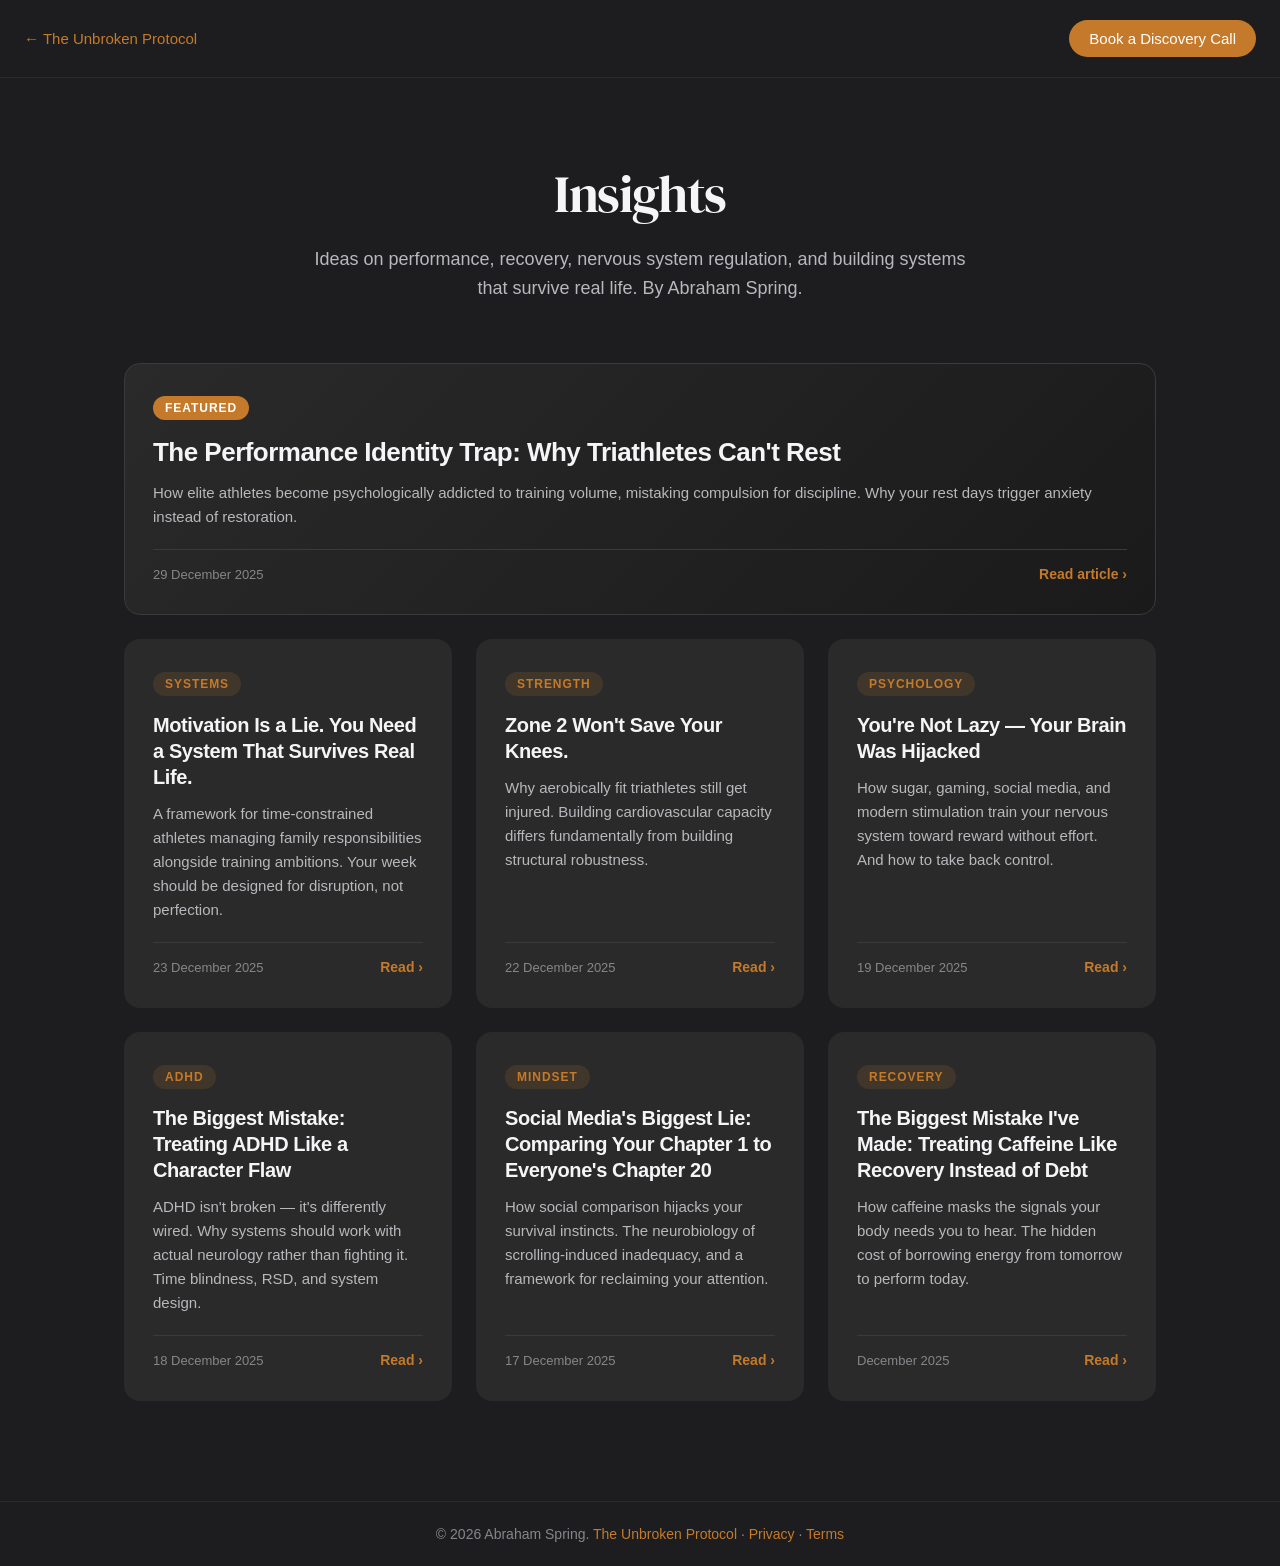
<file: blog/index.html>
<!DOCTYPE html>
<html lang="en">
<head>
  <meta charset="UTF-8">
  <meta name="viewport" content="width=device-width, initial-scale=1.0">
  <!-- Google Analytics (GA4) -->
  <script async src="https://www.googletagmanager.com/gtag/js?id=G-G8VF61J7PK"></script>
  <script>
    window.dataLayer = window.dataLayer || [];
    function gtag(){dataLayer.push(arguments);}
    gtag('js', new Date());
    gtag('config', 'G-G8VF61J7PK');
  </script>
  <title>Insights — The Unbroken Protocol by Abraham Spring</title>
  <meta name="description" content="Articles on performance coaching, nervous system regulation, ADHD management, recovery science, and triathlon training by Abraham Spring.">
  <meta name="keywords" content="triathlon coaching blog, ADHD athlete articles, nervous system regulation, recovery coaching, Abraham Spring blog, performance coaching insights">
  <meta name="author" content="Abraham Spring">
  <link rel="canonical" href="https://abrahamspring.co.uk/blog/">
  <meta property="og:title" content="Insights — The Unbroken Protocol">
  <meta property="og:description" content="Articles on performance coaching, nervous system regulation, ADHD management, and recovery science by Abraham Spring.">
  <meta property="og:image" content="https://abrahamspring.co.uk/assets/og-share.png">
  <meta property="og:url" content="https://abrahamspring.co.uk/blog/">
  <meta property="og:type" content="website">
  <meta name="theme-color" content="#C47A2A">
  <link rel="icon" href="/favicon.ico" sizes="any">
  <link rel="icon" type="image/png" sizes="32x32" href="/assets/icon-32.png">
  <link rel="apple-touch-icon" href="/assets/icon-192.png">
  <link rel="manifest" href="/manifest.json">
  <link rel="preconnect" href="https://fonts.googleapis.com">
  <link rel="preconnect" href="https://fonts.gstatic.com" crossorigin>
  <link rel="preload" as="style" href="https://fonts.googleapis.com/css2?family=Inter:wght@400;500;600;700&family=DM+Serif+Display&display=swap" onload="this.onload=null;this.rel='stylesheet'">
  <noscript><link href="https://fonts.googleapis.com/css2?family=Inter:wght@400;500;600;700&family=DM+Serif+Display&display=swap" rel="stylesheet"></noscript>
  <style>
    *, *::before, *::after { margin: 0; padding: 0; box-sizing: border-box; }
    body {
      font-family: -apple-system, BlinkMacSystemFont, "SF Pro Text", "Helvetica Neue", sans-serif;
      background: #1D1D1F;
      color: #F5F5F7;
      min-height: 100vh;
      -webkit-font-smoothing: antialiased;
    }

    /* Nav */
    .page-nav {
      padding: 20px 24px;
      border-bottom: 1px solid #2a2a2a;
      display: flex;
      justify-content: space-between;
      align-items: center;
    }
    .page-nav a { color: #C47A2A; text-decoration: none; font-size: 15px; font-weight: 500; }
    .page-nav a:hover { text-decoration: underline; }
    .nav-cta {
      background: #C47A2A;
      color: #fff !important;
      padding: 10px 20px;
      border-radius: 980px;
      font-size: 14px;
      font-weight: 600;
    }
    .nav-cta:hover { background: #a8661f; text-decoration: none !important; }

    /* Hero */
    .blog-hero {
      padding: 80px 24px 60px;
      text-align: center;
      max-width: 720px;
      margin: 0 auto;
    }
    .blog-hero h1 {
      font-family: 'DM Serif Display', Georgia, serif;
      font-size: 52px;
      font-weight: 400;
      letter-spacing: -0.03em;
      margin-bottom: 16px;
    }
    .blog-hero p {
      color: #B8B8BD;
      font-size: 18px;
      line-height: 1.6;
    }

    /* Grid */
    .blog-grid {
      max-width: 1080px;
      margin: 0 auto;
      padding: 0 24px 100px;
      display: grid;
      grid-template-columns: repeat(auto-fill, minmax(320px, 1fr));
      gap: 24px;
    }
    .blog-card {
      background: #2a2a2a;
      border-radius: 16px;
      padding: 32px 28px;
      display: flex;
      flex-direction: column;
      text-decoration: none;
      color: #F5F5F7;
      transition: transform 0.3s, box-shadow 0.3s;
      border: 1px solid transparent;
    }
    .blog-card:hover {
      transform: translateY(-4px);
      box-shadow: 0 12px 40px rgba(0,0,0,0.3);
      border-color: #C47A2A;
    }
    .blog-tag {
      display: inline-block;
      background: rgba(196, 122, 42, 0.15);
      color: #C47A2A;
      font-size: 12px;
      font-weight: 600;
      text-transform: uppercase;
      letter-spacing: 0.08em;
      padding: 5px 12px;
      border-radius: 980px;
      margin-bottom: 16px;
      align-self: flex-start;
    }
    .blog-card h2 {
      font-size: 20px;
      font-weight: 600;
      letter-spacing: -0.02em;
      line-height: 1.3;
      margin-bottom: 12px;
    }
    .blog-card p {
      color: #B8B8BD;
      font-size: 15px;
      line-height: 1.6;
      flex: 1;
      margin-bottom: 20px;
    }
    .blog-meta {
      display: flex;
      justify-content: space-between;
      align-items: center;
      font-size: 13px;
      color: #86868B;
      padding-top: 16px;
      border-top: 1px solid #3a3a3a;
    }
    .read-more {
      color: #C47A2A;
      font-weight: 600;
      font-size: 14px;
    }

    /* Featured card */
    .blog-card.featured {
      grid-column: 1 / -1;
      flex-direction: row;
      gap: 32px;
      background: linear-gradient(135deg, #2a2a2a 0%, #1a1a1a 100%);
      border: 1px solid #3a3a3a;
    }
    .blog-card.featured .featured-content { flex: 1; }
    .blog-card.featured h2 { font-size: 26px; }
    .blog-card.featured .blog-tag { background: #C47A2A; color: #fff; }

    /* Footer */
    .footer-mini {
      border-top: 1px solid #2a2a2a;
      text-align: center;
      padding: 24px;
      color: #86868B;
      font-size: 14px;
    }
    .footer-mini a { color: #C47A2A; text-decoration: none; }

    @media (max-width: 700px) {
      .blog-hero h1 { font-size: 32px; }
      .blog-hero { padding: 60px 24px 40px; }
      .blog-grid { grid-template-columns: 1fr; }
      .blog-card.featured { flex-direction: column; }
      .nav-cta { display: none; }
    }
  </style>

  <!-- Schema -->
  <script type="application/ld+json">
  {
    "@context": "https://schema.org",
    "@type": "Blog",
    "name": "Insights — The Unbroken Protocol",
    "description": "Articles on performance coaching, nervous system regulation, ADHD management, and recovery science by Abraham Spring.",
    "url": "https://abrahamspring.co.uk/blog/",
    "author": {
      "@type": "Person",
      "name": "Abraham Spring",
      "url": "https://abrahamspring.co.uk/"
    },
    "publisher": {
      "@type": "Organization",
      "name": "The Unbroken Protocol",
      "url": "https://abrahamspring.co.uk/"
    }
  }
  </script>
</head>
<body>
  <nav class="page-nav">
    <a href="/">&larr; The Unbroken Protocol</a>
    <a href="/#apply-form" class="nav-cta">Book a Discovery Call</a>
  </nav>

  <div class="blog-hero">
    <h1>Insights</h1>
    <p>Ideas on performance, recovery, nervous system regulation, and building systems that survive real life. By Abraham Spring.</p>
  </div>

  <div class="blog-grid">

    <!-- Featured Article -->
    <a href="/blog/performance-identity-trap" class="blog-card featured">
      <div class="featured-content">
        <span class="blog-tag">Featured</span>
        <h2>The Performance Identity Trap: Why Triathletes Can't Rest</h2>
        <p>How elite athletes become psychologically addicted to training volume, mistaking compulsion for discipline. Why your rest days trigger anxiety instead of restoration.</p>
        <div class="blog-meta">
          <span>29 December 2025</span>
          <span class="read-more">Read article &rsaquo;</span>
        </div>
      </div>
    </a>

    <!-- Article 2 -->
    <a href="/blog/motivation-is-a-lie" class="blog-card">
      <span class="blog-tag">Systems</span>
      <h2>Motivation Is a Lie. You Need a System That Survives Real Life.</h2>
      <p>A framework for time-constrained athletes managing family responsibilities alongside training ambitions. Your week should be designed for disruption, not perfection.</p>
      <div class="blog-meta">
        <span>23 December 2025</span>
        <span class="read-more">Read &rsaquo;</span>
      </div>
    </a>

    <!-- Article 3 -->
    <a href="/blog/zone-2-wont-save-your-knees" class="blog-card">
      <span class="blog-tag">Strength</span>
      <h2>Zone 2 Won't Save Your Knees.</h2>
      <p>Why aerobically fit triathletes still get injured. Building cardiovascular capacity differs fundamentally from building structural robustness.</p>
      <div class="blog-meta">
        <span>22 December 2025</span>
        <span class="read-more">Read &rsaquo;</span>
      </div>
    </a>

    <!-- Article 4 -->
    <a href="/blog/youre-not-lazy" class="blog-card">
      <span class="blog-tag">Psychology</span>
      <h2>You're Not Lazy &mdash; Your Brain Was Hijacked</h2>
      <p>How sugar, gaming, social media, and modern stimulation train your nervous system toward reward without effort. And how to take back control.</p>
      <div class="blog-meta">
        <span>19 December 2025</span>
        <span class="read-more">Read &rsaquo;</span>
      </div>
    </a>

    <!-- Article 5 -->
    <a href="/blog/adhd-system-not-flaw" class="blog-card">
      <span class="blog-tag">ADHD</span>
      <h2>The Biggest Mistake: Treating ADHD Like a Character Flaw</h2>
      <p>ADHD isn't broken &mdash; it's differently wired. Why systems should work with actual neurology rather than fighting it. Time blindness, RSD, and system design.</p>
      <div class="blog-meta">
        <span>18 December 2025</span>
        <span class="read-more">Read &rsaquo;</span>
      </div>
    </a>

    <!-- Article 6 -->
    <a href="/blog/social-media-biggest-lie" class="blog-card">
      <span class="blog-tag">Mindset</span>
      <h2>Social Media's Biggest Lie: Comparing Your Chapter 1 to Everyone's Chapter 20</h2>
      <p>How social comparison hijacks your survival instincts. The neurobiology of scrolling-induced inadequacy, and a framework for reclaiming your attention.</p>
      <div class="blog-meta">
        <span>17 December 2025</span>
        <span class="read-more">Read &rsaquo;</span>
      </div>
    </a>

    <!-- Article 7 -->
    <a href="/blog/caffeine-recovery-debt" class="blog-card">
      <span class="blog-tag">Recovery</span>
      <h2>The Biggest Mistake I've Made: Treating Caffeine Like Recovery Instead of Debt</h2>
      <p>How caffeine masks the signals your body needs you to hear. The hidden cost of borrowing energy from tomorrow to perform today.</p>
      <div class="blog-meta">
        <span>December 2025</span>
        <span class="read-more">Read &rsaquo;</span>
      </div>
    </a>

  </div>

  <div class="footer-mini">
    <p>&copy; 2026 Abraham Spring. <a href="/">The Unbroken Protocol</a> &middot; <a href="/privacy">Privacy</a> &middot; <a href="/terms">Terms</a></p>
  </div>
</body>
</html>
</file>
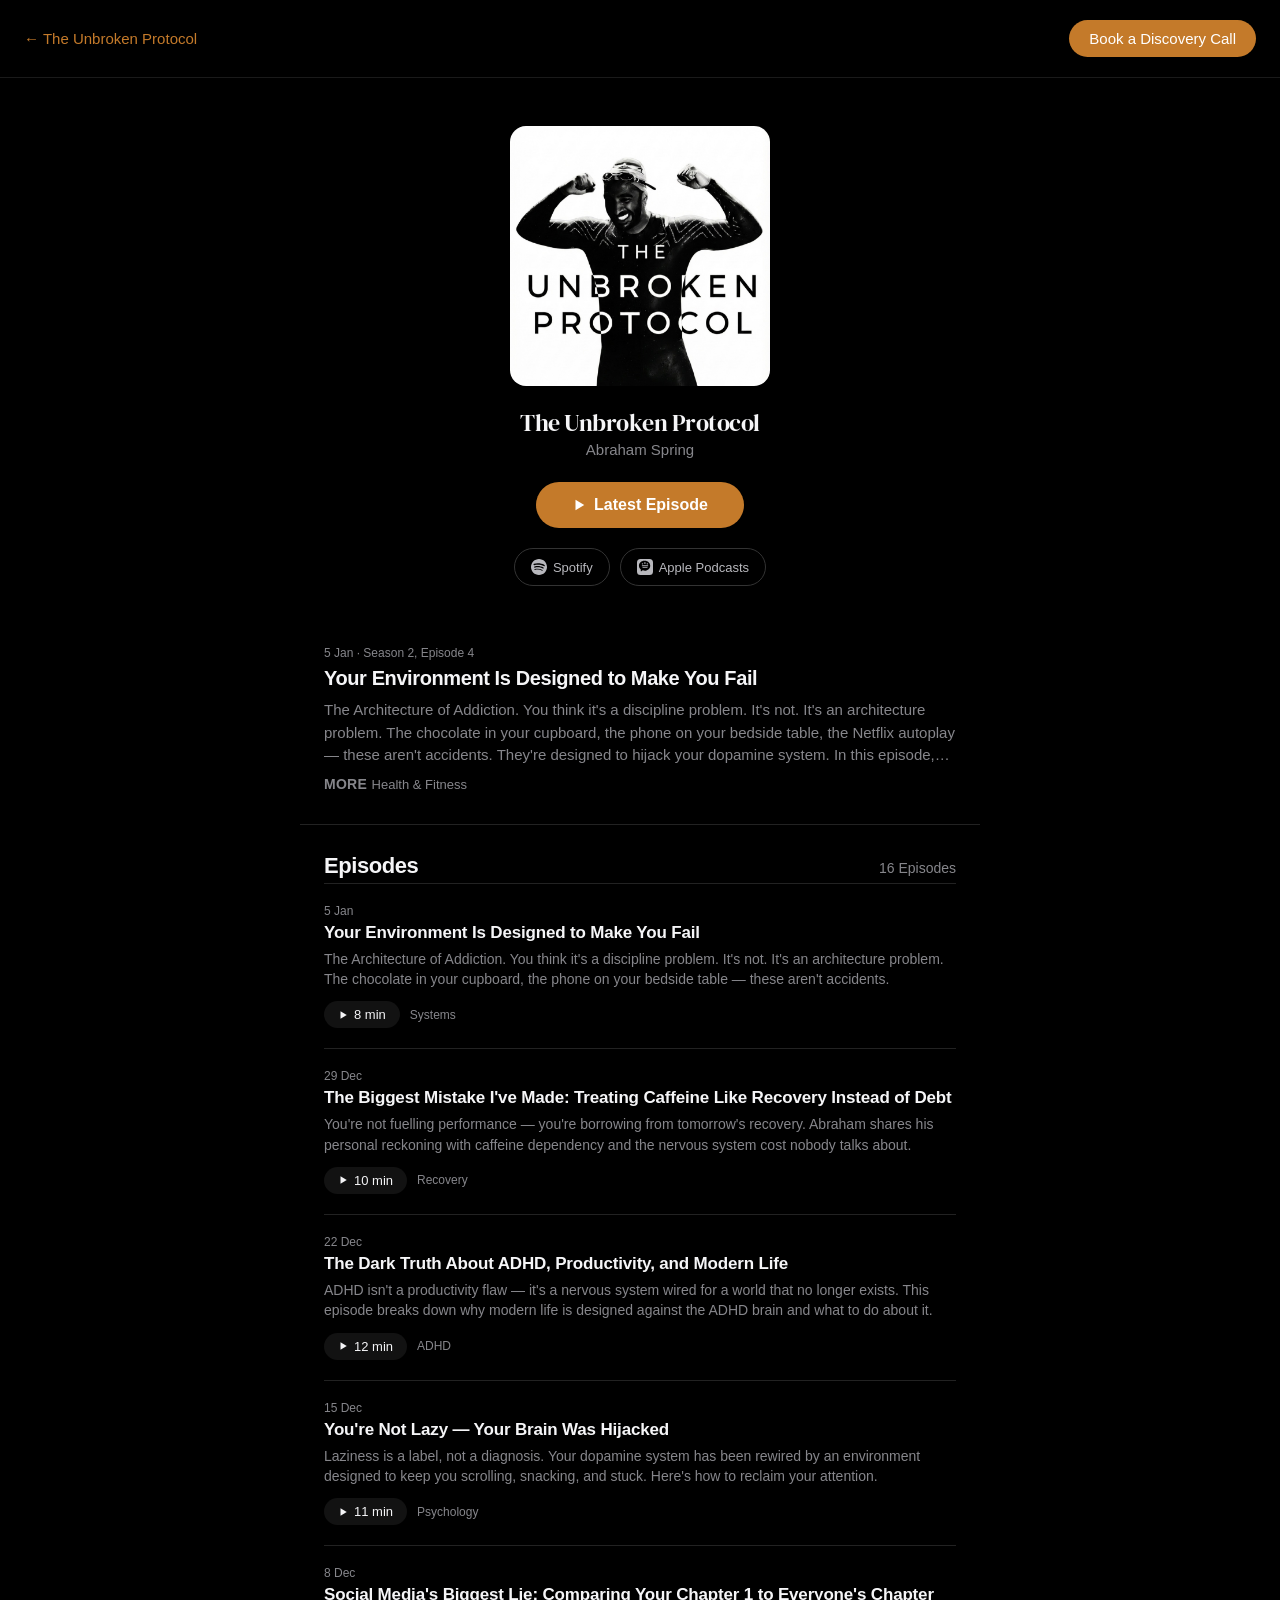
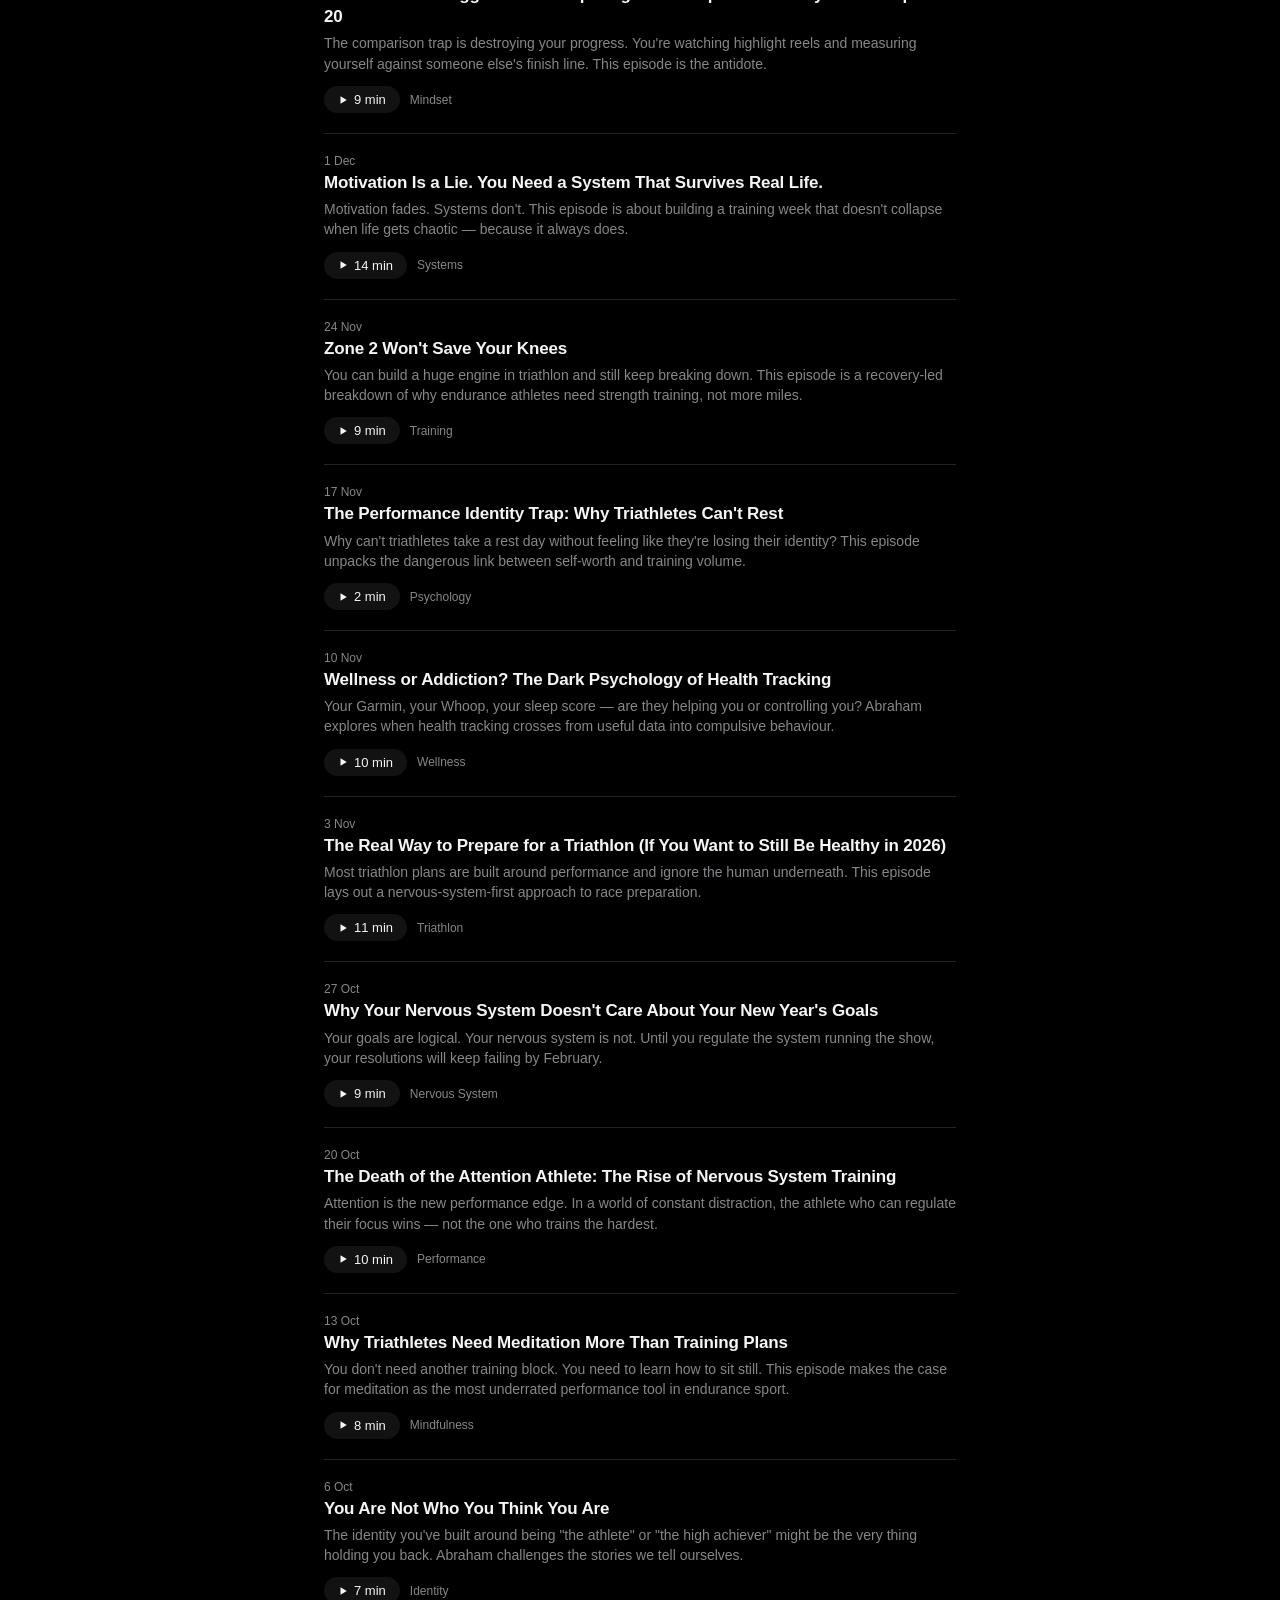
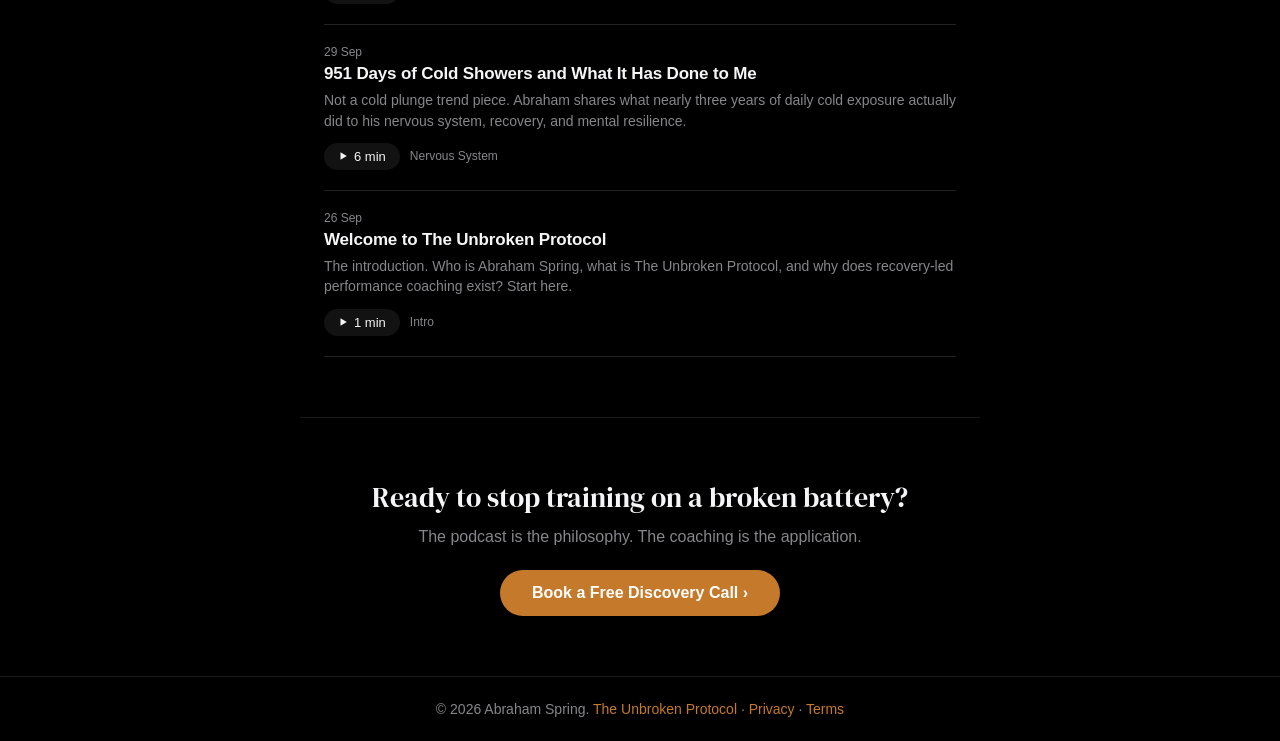
<file: podcast.html>
<!DOCTYPE html>
<html lang="en">
<head>
  <meta charset="UTF-8">
  <meta name="viewport" content="width=device-width, initial-scale=1.0">
  <!-- Google Analytics (GA4) -->
  <script async src="https://www.googletagmanager.com/gtag/js?id=G-G8VF61J7PK"></script>
  <script>
    window.dataLayer = window.dataLayer || [];
    function gtag(){dataLayer.push(arguments);}
    gtag('js', new Date());
    gtag('config', 'G-G8VF61J7PK');
  </script>
  <title>The Podcast — The Unbroken Protocol by Abraham Spring</title>
  <meta name="description" content="Listen to The Unbroken Protocol podcast. Abraham Spring talks nervous system regulation, ADHD strategy, recovery science, and building systems that survive real life.">
  <meta name="keywords" content="unbroken protocol podcast, triathlon podcast, nervous system podcast, ADHD athlete podcast, Abraham Spring podcast, recovery coaching podcast">
  <meta name="author" content="Abraham Spring">
  <link rel="canonical" href="https://abrahamspring.co.uk/podcast">
  <meta property="og:title" content="The Podcast — The Unbroken Protocol">
  <meta property="og:description" content="Abraham Spring talks nervous system regulation, ADHD strategy, recovery science, and building systems that survive real life.">
  <meta property="og:image" content="https://abrahamspring.co.uk/assets/og-share.png">
  <meta property="og:url" content="https://abrahamspring.co.uk/podcast">
  <meta property="og:type" content="website">
  <meta name="theme-color" content="#C47A2A">
  <link rel="icon" href="/favicon.ico" sizes="any">
  <link rel="icon" type="image/png" sizes="32x32" href="/assets/icon-32.png">
  <link rel="apple-touch-icon" href="/assets/icon-192.png">
  <link rel="manifest" href="/manifest.json">
  <link rel="preconnect" href="https://fonts.googleapis.com">
  <link rel="preconnect" href="https://fonts.gstatic.com" crossorigin>
  <link rel="preload" as="style" href="https://fonts.googleapis.com/css2?family=Inter:wght@400;500;600;700&family=DM+Serif+Display&display=swap" onload="this.onload=null;this.rel='stylesheet'">
  <noscript><link href="https://fonts.googleapis.com/css2?family=Inter:wght@400;500;600;700&family=DM+Serif+Display&display=swap" rel="stylesheet"></noscript>

  <!-- Schema -->
  <script type="application/ld+json">
  {
    "@context": "https://schema.org",
    "@type": "PodcastSeries",
    "name": "The Unbroken Protocol",
    "description": "Nervous system regulation, ADHD strategy, recovery science, and building systems that survive real life. By Abraham Spring.",
    "url": "https://abrahamspring.co.uk/podcast",
    "author": {
      "@type": "Person",
      "name": "Abraham Spring",
      "url": "https://abrahamspring.co.uk/"
    },
    "webFeed": "https://open.spotify.com/show/2NaEjPL1jUODb9yCyeVXcz"
  }
  </script>

  <style>
    *, *::before, *::after { margin: 0; padding: 0; box-sizing: border-box; }
    body {
      font-family: -apple-system, BlinkMacSystemFont, "SF Pro Text", "Helvetica Neue", sans-serif;
      background: #000;
      color: #F5F5F7;
      min-height: 100vh;
      -webkit-font-smoothing: antialiased;
    }

    /* Nav */
    .page-nav {
      padding: 20px 24px;
      border-bottom: 1px solid #1a1a1a;
      display: flex;
      justify-content: space-between;
      align-items: center;
      background: #000;
    }
    .page-nav a { color: #C47A2A; text-decoration: none; font-size: 15px; font-weight: 500; }
    .page-nav a:hover { text-decoration: underline; }
    .nav-cta {
      background: #C47A2A;
      color: #fff !important;
      padding: 10px 20px;
      border-radius: 980px;
      font-size: 14px;
      font-weight: 600;
    }
    .nav-cta:hover { background: #a8661f; text-decoration: none !important; }

    /* ===== COVER ART HERO ===== */
    .podcast-hero {
      padding: 48px 24px 36px;
      text-align: center;
      display: flex;
      flex-direction: column;
      align-items: center;
    }
    .artwork-wrapper {
      width: 260px;
      height: 260px;
      border-radius: 16px;
      overflow: hidden;
      margin-bottom: 20px;
      box-shadow: 0 12px 48px rgba(0,0,0,0.6);
      flex-shrink: 0;
    }
    .artwork-wrapper img {
      width: 100%;
      height: 100%;
      object-fit: cover;
      object-position: center 15%;
    }
    .podcast-hero h1 {
      font-family: 'DM Serif Display', Georgia, serif;
      font-size: 24px;
      font-weight: 400;
      letter-spacing: -0.02em;
      margin-bottom: 2px;
    }
    .podcast-hero .author {
      font-size: 15px;
      color: #86868B;
      margin-bottom: 24px;
    }
    .play-latest-btn {
      display: inline-flex;
      align-items: center;
      gap: 8px;
      background: #C47A2A;
      color: #fff;
      border: none;
      padding: 14px 36px;
      border-radius: 980px;
      font-size: 16px;
      font-weight: 600;
      cursor: pointer;
      transition: background 0.2s, transform 0.1s;
      margin-bottom: 20px;
      font-family: inherit;
    }
    .play-latest-btn svg { flex-shrink: 0; }
    .play-latest-btn:hover { background: #a8661f; }
    .play-latest-btn:active { transform: scale(0.97); }
    .listen-platforms {
      display: flex;
      gap: 10px;
      justify-content: center;
      flex-wrap: wrap;
    }
    .platform-btn {
      display: inline-flex;
      align-items: center;
      gap: 6px;
      padding: 10px 16px;
      background: transparent;
      border: 1px solid #333;
      border-radius: 980px;
      color: #B8B8BD;
      text-decoration: none;
      font-size: 13px;
      font-weight: 500;
      transition: border-color 0.2s, color 0.2s;
    }
    .platform-btn:hover { border-color: #C47A2A; color: #F5F5F7; }

    /* ===== LATEST EPISODE ===== */
    .latest-episode {
      max-width: 680px;
      margin: 0 auto;
      padding: 24px 24px 28px;
      border-bottom: 0.5px solid #222;
    }
    .latest-date {
      font-size: 12px;
      color: #86868B;
      margin-bottom: 6px;
    }
    .latest-title {
      font-size: 20px;
      font-weight: 700;
      color: #F5F5F7;
      letter-spacing: -0.02em;
      line-height: 1.25;
      margin-bottom: 8px;
    }
    .latest-desc {
      font-size: 15px;
      color: #86868B;
      line-height: 1.5;
      display: -webkit-box;
      -webkit-line-clamp: 3;
      -webkit-box-orient: vertical;
      overflow: hidden;
    }
    .latest-desc.expanded {
      -webkit-line-clamp: unset;
      overflow: visible;
    }
    .more-toggle {
      background: none;
      border: none;
      color: #86868B;
      font-size: 14px;
      font-weight: 600;
      cursor: pointer;
      padding: 4px 0;
      font-family: inherit;
      letter-spacing: 0.02em;
    }
    .more-toggle:hover { color: #C47A2A; }
    .latest-tag {
      display: inline-block;
      color: #86868B;
      font-size: 13px;
      margin-top: 10px;
    }

    /* ===== EPISODES LIST ===== */
    .episodes-section {
      max-width: 680px;
      margin: 0 auto;
      padding: 28px 24px 60px;
    }
    .episodes-header {
      display: flex;
      justify-content: space-between;
      align-items: baseline;
      margin-bottom: 4px;
    }
    .episodes-header h2 {
      font-size: 22px;
      font-weight: 700;
      color: #F5F5F7;
      letter-spacing: -0.02em;
    }
    .episode-count {
      font-size: 14px;
      color: #86868B;
    }

    /* Episode row */
    .episode-row {
      padding: 20px 0;
      border-top: 0.5px solid #222;
      cursor: pointer;
      transition: opacity 0.15s;
    }
    .episode-row:last-child { border-bottom: 0.5px solid #222; }
    .episode-row:hover { opacity: 0.8; }
    .episode-row.is-playing .episode-row-title { color: #C47A2A; }

    .episode-row-date {
      font-size: 12px;
      color: #86868B;
      margin-bottom: 4px;
    }
    .episode-row-title {
      font-size: 17px;
      font-weight: 600;
      color: #F5F5F7;
      line-height: 1.3;
      letter-spacing: -0.01em;
      margin-bottom: 5px;
      transition: color 0.2s;
    }
    .episode-row-desc {
      font-size: 14px;
      color: #86868B;
      line-height: 1.45;
      display: -webkit-box;
      -webkit-line-clamp: 2;
      -webkit-box-orient: vertical;
      overflow: hidden;
      margin-bottom: 12px;
    }
    .episode-row-footer {
      display: flex;
      align-items: center;
      gap: 10px;
    }
    .duration-pill {
      display: inline-flex;
      align-items: center;
      gap: 6px;
      background: rgba(255,255,255,0.07);
      border: none;
      color: #F5F5F7;
      font-size: 13px;
      font-weight: 500;
      padding: 6px 14px;
      border-radius: 980px;
      cursor: pointer;
      transition: background 0.2s;
      font-family: inherit;
    }
    .duration-pill:hover { background: rgba(196, 122, 42, 0.25); }
    .duration-pill svg { flex-shrink: 0; }
    .episode-tag {
      font-size: 12px;
      color: #86868B;
    }
    .episode-row audio { display: none; }

    /* ===== FULL-SCREEN NOW PLAYING ===== */
    .now-playing-view {
      position: fixed;
      top: 0;
      left: 0;
      right: 0;
      bottom: 0;
      z-index: 200;
      background: #1c1c1e;
      display: flex;
      flex-direction: column;
      align-items: center;
      justify-content: center;
      padding: 40px 24px;
      opacity: 0;
      visibility: hidden;
      transition: opacity 0.35s, visibility 0.35s;
    }
    .now-playing-view.visible { opacity: 1; visibility: visible; }

    .np-close-btn {
      position: absolute;
      top: 16px;
      left: 20px;
      background: none;
      border: none;
      color: #86868B;
      cursor: pointer;
      font-size: 28px;
      padding: 8px;
      line-height: 1;
      transition: color 0.2s;
    }
    .np-close-btn:hover { color: #F5F5F7; }

    .np-artwork {
      width: min(50vw, 300px);
      height: min(50vw, 300px);
      border-radius: 12px;
      overflow: hidden;
      box-shadow: 0 20px 60px rgba(0,0,0,0.5);
      margin-bottom: 24px;
      flex-shrink: 0;
    }
    .np-artwork img {
      width: 100%;
      height: 100%;
      object-fit: cover;
      object-position: center 15%;
    }

    .np-episode-info {
      display: flex;
      align-items: center;
      gap: 12px;
      width: 100%;
      max-width: 400px;
      margin-bottom: 20px;
    }
    .np-episode-thumb {
      width: 48px;
      height: 48px;
      border-radius: 6px;
      overflow: hidden;
      flex-shrink: 0;
    }
    .np-episode-thumb img {
      width: 100%;
      height: 100%;
      object-fit: cover;
      object-position: center 15%;
    }
    .np-episode-meta { flex: 1; min-width: 0; }
    .np-episode-date {
      font-size: 12px;
      color: #86868B;
      margin-bottom: 2px;
    }
    .np-episode-title {
      font-size: 15px;
      font-weight: 600;
      color: #F5F5F7;
      white-space: nowrap;
      overflow: hidden;
      text-overflow: ellipsis;
      line-height: 1.3;
    }
    .np-episode-author {
      font-size: 13px;
      color: #86868B;
    }

    .np-progress-wrap {
      width: 100%;
      max-width: 400px;
      margin-bottom: 8px;
    }
    .np-progress {
      height: 4px;
      background: #3a3a3c;
      width: 100%;
      border-radius: 2px;
      cursor: pointer;
      position: relative;
    }
    .np-progress-fill {
      height: 100%;
      background: #86868B;
      width: 0%;
      border-radius: 2px;
      transition: width 0.25s linear;
    }
    .np-timestamps {
      display: flex;
      justify-content: space-between;
      width: 100%;
      max-width: 400px;
      margin-bottom: 24px;
    }
    .np-time {
      font-size: 12px;
      color: #86868B;
      font-variant-numeric: tabular-nums;
    }

    .np-controls {
      display: flex;
      align-items: center;
      justify-content: center;
      gap: 32px;
      width: 100%;
      max-width: 400px;
    }
    .np-btn {
      background: none;
      border: none;
      color: #86868B;
      cursor: pointer;
      padding: 4px;
      display: flex;
      align-items: center;
      justify-content: center;
      transition: color 0.15s;
      position: relative;
    }
    .np-btn:hover { color: #F5F5F7; }
    .np-btn .label-sm {
      position: absolute;
      font-size: 9px;
      font-weight: 700;
      top: 50%;
      left: 50%;
      transform: translate(-50%, -50%);
      margin-top: 1px;
      color: inherit;
    }
    .np-speed-btn {
      font-size: 15px;
      font-weight: 700;
      color: #86868B;
      min-width: 32px;
    }
    .np-play-btn {
      width: 56px;
      height: 56px;
      border-radius: 50%;
      background: none;
      border: none;
      color: #F5F5F7;
      display: flex;
      align-items: center;
      justify-content: center;
      cursor: pointer;
      transition: color 0.15s;
    }
    .np-play-btn:hover { color: #C47A2A; }
    .np-play-btn .pause-icon { display: none; }
    .np-play-btn.is-playing .play-icon { display: none; }
    .np-play-btn.is-playing .pause-icon { display: block; }

    /* ===== MINI PLAYER BAR ===== */
    .mini-player {
      position: fixed;
      bottom: 0;
      left: 0;
      right: 0;
      z-index: 150;
      background: #2c2c2e;
      border-top: 0.5px solid #3a3a3c;
      opacity: 0;
      visibility: hidden;
      transform: translateY(100%);
      transition: opacity 0.3s, visibility 0.3s, transform 0.3s;
    }
    .mini-player.visible {
      opacity: 1;
      visibility: visible;
      transform: translateY(0);
    }
    .mini-player-inner {
      display: flex;
      align-items: center;
      gap: 12px;
      padding: 8px 16px 8px 12px;
      cursor: pointer;
    }
    .mini-player-thumb {
      width: 40px;
      height: 40px;
      border-radius: 6px;
      overflow: hidden;
      flex-shrink: 0;
    }
    .mini-player-thumb img {
      width: 100%;
      height: 100%;
      object-fit: cover;
      object-position: center 15%;
    }
    .mini-player-info {
      flex: 1;
      min-width: 0;
    }
    .mini-player-title {
      font-size: 14px;
      font-weight: 600;
      color: #F5F5F7;
      white-space: nowrap;
      overflow: hidden;
      text-overflow: ellipsis;
      line-height: 1.3;
    }
    .mini-player-sub {
      font-size: 12px;
      color: #86868B;
      line-height: 1.3;
    }
    .mini-player-play {
      background: none;
      border: none;
      color: #F5F5F7;
      cursor: pointer;
      padding: 8px;
      display: flex;
      align-items: center;
      justify-content: center;
      flex-shrink: 0;
    }
    .mini-player-play .pause-icon { display: none; }
    .mini-player-play.is-playing .play-icon { display: none; }
    .mini-player-play.is-playing .pause-icon { display: block; }
    .mini-progress {
      height: 2px;
      background: #3a3a3c;
      width: 100%;
    }
    .mini-progress-fill {
      height: 100%;
      background: #C47A2A;
      width: 0%;
      transition: width 0.25s linear;
    }

    /* ===== CTA ===== */
    .podcast-cta {
      text-align: center;
      padding: 60px 24px;
      max-width: 680px;
      margin: 0 auto;
      border-top: 1px solid #1a1a1a;
    }
    .podcast-cta h2 {
      font-family: 'DM Serif Display', Georgia, serif;
      font-size: 28px;
      font-weight: 400;
      margin-bottom: 12px;
    }
    .podcast-cta p {
      color: #86868B;
      font-size: 16px;
      margin-bottom: 24px;
    }
    .cta-btn {
      display: inline-block;
      background: #C47A2A;
      color: #fff;
      padding: 14px 32px;
      border-radius: 980px;
      font-size: 16px;
      font-weight: 600;
      text-decoration: none;
      transition: background 0.2s;
    }
    .cta-btn:hover { background: #a8661f; }

    /* Footer */
    .footer-mini {
      border-top: 1px solid #1a1a1a;
      text-align: center;
      padding: 24px;
      color: #86868B;
      font-size: 14px;
    }
    .footer-mini a { color: #C47A2A; text-decoration: none; }
    body.has-mini-player .footer-mini { padding-bottom: 80px; }
    /* ===== RESPONSIVE ===== */
    @media (max-width: 600px) {
      .podcast-hero { padding: 36px 20px 28px; }
      .artwork-wrapper { width: 200px; height: 200px; border-radius: 12px; }
      .podcast-hero h1 { font-size: 22px; }
      .play-latest-btn { padding: 12px 28px; font-size: 15px; }
      .latest-episode { padding: 20px 20px 24px; }
      .latest-title { font-size: 18px; }
      .episodes-section { padding: 24px 20px 60px; }
      .episodes-header h2 { font-size: 20px; }
      .episode-row-title { font-size: 16px; }
      .episode-row-desc { font-size: 13px; }
      .nav-cta { display: none; }
      .now-playing-view { padding: 32px 20px; }
      .np-artwork { width: min(80vw, 300px); height: min(80vw, 300px); margin-bottom: 24px; }
      .np-controls { gap: 24px; }
    }

    @media (prefers-reduced-motion: reduce) {
      .now-playing-view, .play-latest-btn, .duration-pill, .episode-row { transition: none; }
    }
  </style>
</head>
<body>
  <nav class="page-nav">
    <a href="/">&larr; The Unbroken Protocol</a>
    <a href="/#apply-form" class="nav-cta">Book a Discovery Call</a>
  </nav>

  <!-- ===== COVER ART HERO ===== -->
  <section class="podcast-hero">
    <div class="artwork-wrapper">
      <img src="/assets/abraham.jpg" alt="The Unbroken Protocol Podcast" width="260" height="260" loading="eager">
    </div>
    <h1>The Unbroken Protocol</h1>
    <p class="author">Abraham Spring</p>
    <button class="play-latest-btn" id="playLatestBtn" aria-label="Play latest episode">
      <svg width="14" height="14" viewBox="0 0 16 16" fill="currentColor"><path d="M4 2v12l10-6z"/></svg>
      Latest Episode
    </button>
    <div class="listen-platforms">
      <a href="https://open.spotify.com/show/2NaEjPL1jUODb9yCyeVXcz" target="_blank" rel="noopener" class="platform-btn">
        <svg width="16" height="16" viewBox="0 0 24 24" fill="currentColor"><path d="M12 0C5.4 0 0 5.4 0 12s5.4 12 12 12 12-5.4 12-12S18.66 0 12 0zm5.521 17.34c-.24.359-.66.48-1.021.24-2.82-1.74-6.36-2.101-10.561-1.141-.418.122-.779-.179-.899-.539-.12-.421.18-.78.54-.9 4.56-1.021 8.52-.6 11.64 1.32.42.18.479.659.301 1.02zm1.44-3.3c-.301.42-.841.6-1.262.3-3.239-1.98-8.159-2.58-11.939-1.38-.479.12-1.02-.12-1.14-.6-.12-.48.12-1.021.6-1.141C9.6 9.9 15 10.561 18.72 12.84c.361.181.54.78.241 1.2zm.12-3.36C15.24 8.4 8.82 8.16 5.16 9.301c-.6.179-1.2-.181-1.38-.721-.18-.601.18-1.2.72-1.381 4.26-1.26 11.28-1.02 15.721 1.621.539.3.719 1.02.419 1.56-.299.421-1.02.599-1.559.3z"/></svg>
        Spotify
      </a>
      <a href="https://podcasts.apple.com" target="_blank" rel="noopener" class="platform-btn">
        <svg width="16" height="16" viewBox="0 0 24 24" fill="currentColor"><path d="M5.34 0A5.328 5.328 0 0 0 0 5.34v13.32A5.328 5.328 0 0 0 5.34 24h13.32A5.328 5.328 0 0 0 24 18.66V5.34A5.328 5.328 0 0 0 18.66 0zm6.525 2.568c4.415 0 7.942 3.453 7.942 7.481 0 4.03-3.527 7.483-7.942 7.483-1.085 0-2.1-.232-3.025-.623-.096-.04-.2-.06-.289-.06a.86.86 0 0 0-.585.236l-1.378 1.124a.62.62 0 0 1-.387.144.538.538 0 0 1-.537-.544l.052-1.774a.86.86 0 0 0-.265-.658c-1.628-1.466-2.528-3.39-2.528-5.328 0-4.028 3.527-7.481 7.942-7.481zm.003 2.39a1.22 1.22 0 0 0 0 2.44 1.22 1.22 0 0 0 0-2.44zm-3.61 1.263a1.067 1.067 0 1 0 0 2.134 1.067 1.067 0 0 0 0-2.134zm7.222 0a1.067 1.067 0 1 0 0 2.134 1.067 1.067 0 0 0 0-2.134zM8.084 9.26a.863.863 0 0 0-.862.862.863.863 0 0 0 .862.862h7.834a.863.863 0 0 0 .862-.862.863.863 0 0 0-.862-.862zm.614 3.006a.683.683 0 0 0-.682.683.683.683 0 0 0 .682.683h6.606a.683.683 0 0 0 .683-.683.683.683 0 0 0-.683-.683z"/></svg>
        Apple Podcasts
      </a>
    </div>
  </section>

  <!-- ===== LATEST EPISODE ===== -->
  <section class="latest-episode">
    <p class="latest-date">5 Jan &middot; Season 2, Episode 4</p>
    <h2 class="latest-title">Your Environment Is Designed to Make You Fail</h2>
    <p class="latest-desc" id="latestDesc">The Architecture of Addiction. You think it's a discipline problem. It's not. It's an architecture problem. The chocolate in your cupboard, the phone on your bedside table, the Netflix autoplay &mdash; these aren't accidents. They're designed to hijack your dopamine system. In this episode, Abraham breaks down why willpower is a losing strategy and what to build instead: an environment that makes the right choice the easy choice. If you've ever wondered why you keep falling back into the same patterns despite knowing better, this one's for you.</p>
    <button class="more-toggle" id="moreToggle">MORE</button>
    <p class="latest-tag">Health &amp; Fitness</p>
  </section>

  <!-- ===== EPISODES ===== -->
  <section class="episodes-section">
    <div class="episodes-header">
      <h2>Episodes</h2>
      <span class="episode-count">16 Episodes</span>
    </div>
    <div class="episodes-list">

      <!-- EP 16 — Newest -->
      <div class="episode-row" data-ep="16">
        <p class="episode-row-date">5 Jan</p>
        <h3 class="episode-row-title">Your Environment Is Designed to Make You Fail</h3>
        <p class="episode-row-desc">The Architecture of Addiction. You think it's a discipline problem. It's not. It's an architecture problem. The chocolate in your cupboard, the phone on your bedside table &mdash; these aren't accidents.</p>
        <div class="episode-row-footer">
          <button class="duration-pill" aria-label="Play episode">
            <svg width="10" height="10" viewBox="0 0 16 16" fill="currentColor"><path d="M4 2v12l10-6z"/></svg>
            <span>8 min</span>
          </button>
          <span class="episode-tag">Systems</span>
        </div>
        <audio preload="none"><source src="/assets/podcast/your-environment-is-designed-to-make-you-fail.mp3" type="audio/mpeg"></audio>
      </div>

      <!-- EP 15 -->
      <div class="episode-row" data-ep="15">
        <p class="episode-row-date">29 Dec</p>
        <h3 class="episode-row-title">The Biggest Mistake I've Made: Treating Caffeine Like Recovery Instead of Debt</h3>
        <p class="episode-row-desc">You're not fuelling performance &mdash; you're borrowing from tomorrow's recovery. Abraham shares his personal reckoning with caffeine dependency and the nervous system cost nobody talks about.</p>
        <div class="episode-row-footer">
          <button class="duration-pill" aria-label="Play episode">
            <svg width="10" height="10" viewBox="0 0 16 16" fill="currentColor"><path d="M4 2v12l10-6z"/></svg>
            <span>10 min</span>
          </button>
          <span class="episode-tag">Recovery</span>
        </div>
        <audio preload="none"><source src="/assets/podcast/the-biggest-mistake-i-ve-made-treating-caffeine-like-recovery-instead-of-debt.mp3" type="audio/mpeg"></audio>
      </div>

      <!-- EP 14 -->
      <div class="episode-row" data-ep="14">
        <p class="episode-row-date">22 Dec</p>
        <h3 class="episode-row-title">The Dark Truth About ADHD, Productivity, and Modern Life</h3>
        <p class="episode-row-desc">ADHD isn't a productivity flaw &mdash; it's a nervous system wired for a world that no longer exists. This episode breaks down why modern life is designed against the ADHD brain and what to do about it.</p>
        <div class="episode-row-footer">
          <button class="duration-pill" aria-label="Play episode">
            <svg width="10" height="10" viewBox="0 0 16 16" fill="currentColor"><path d="M4 2v12l10-6z"/></svg>
            <span>12 min</span>
          </button>
          <span class="episode-tag">ADHD</span>
        </div>
        <audio preload="none"><source src="/assets/podcast/the-dark-truth-about-adhd-productivity-and-modern-life.mp3" type="audio/mpeg"></audio>
      </div>

      <!-- EP 13 -->
      <div class="episode-row" data-ep="13">
        <p class="episode-row-date">15 Dec</p>
        <h3 class="episode-row-title">You're Not Lazy &mdash; Your Brain Was Hijacked</h3>
        <p class="episode-row-desc">Laziness is a label, not a diagnosis. Your dopamine system has been rewired by an environment designed to keep you scrolling, snacking, and stuck. Here's how to reclaim your attention.</p>
        <div class="episode-row-footer">
          <button class="duration-pill" aria-label="Play episode">
            <svg width="10" height="10" viewBox="0 0 16 16" fill="currentColor"><path d="M4 2v12l10-6z"/></svg>
            <span>11 min</span>
          </button>
          <span class="episode-tag">Psychology</span>
        </div>
        <audio preload="none"><source src="/assets/podcast/you-re-not-lazy-your-brain-was-hijacked.mp3" type="audio/mpeg"></audio>
      </div>

      <!-- EP 12 -->
      <div class="episode-row" data-ep="12">
        <p class="episode-row-date">8 Dec</p>
        <h3 class="episode-row-title">Social Media's Biggest Lie: Comparing Your Chapter 1 to Everyone's Chapter 20</h3>
        <p class="episode-row-desc">The comparison trap is destroying your progress. You're watching highlight reels and measuring yourself against someone else's finish line. This episode is the antidote.</p>
        <div class="episode-row-footer">
          <button class="duration-pill" aria-label="Play episode">
            <svg width="10" height="10" viewBox="0 0 16 16" fill="currentColor"><path d="M4 2v12l10-6z"/></svg>
            <span>9 min</span>
          </button>
          <span class="episode-tag">Mindset</span>
        </div>
        <audio preload="none"><source src="/assets/podcast/social-media-s-biggest-lie-comparing-your-chapter-1-to-everyone-s-chapter-20.mp3" type="audio/mpeg"></audio>
      </div>

      <!-- EP 11 -->
      <div class="episode-row" data-ep="11">
        <p class="episode-row-date">1 Dec</p>
        <h3 class="episode-row-title">Motivation Is a Lie. You Need a System That Survives Real Life.</h3>
        <p class="episode-row-desc">Motivation fades. Systems don't. This episode is about building a training week that doesn't collapse when life gets chaotic &mdash; because it always does.</p>
        <div class="episode-row-footer">
          <button class="duration-pill" aria-label="Play episode">
            <svg width="10" height="10" viewBox="0 0 16 16" fill="currentColor"><path d="M4 2v12l10-6z"/></svg>
            <span>14 min</span>
          </button>
          <span class="episode-tag">Systems</span>
        </div>
        <audio preload="none"><source src="/assets/podcast/motivation-is-a-lie-you-need-a-system-that-survives-real-life.mp3" type="audio/mpeg"></audio>
      </div>

      <!-- EP 10 -->
      <div class="episode-row" data-ep="10">
        <p class="episode-row-date">24 Nov</p>
        <h3 class="episode-row-title">Zone 2 Won't Save Your Knees</h3>
        <p class="episode-row-desc">You can build a huge engine in triathlon and still keep breaking down. This episode is a recovery-led breakdown of why endurance athletes need strength training, not more miles.</p>
        <div class="episode-row-footer">
          <button class="duration-pill" aria-label="Play episode">
            <svg width="10" height="10" viewBox="0 0 16 16" fill="currentColor"><path d="M4 2v12l10-6z"/></svg>
            <span>9 min</span>
          </button>
          <span class="episode-tag">Training</span>
        </div>
        <audio preload="none"><source src="/assets/podcast/zone-2-won-t-save-your-knees.mp3" type="audio/mpeg"></audio>
      </div>

      <!-- EP 9 -->
      <div class="episode-row" data-ep="9">
        <p class="episode-row-date">17 Nov</p>
        <h3 class="episode-row-title">The Performance Identity Trap: Why Triathletes Can't Rest</h3>
        <p class="episode-row-desc">Why can't triathletes take a rest day without feeling like they're losing their identity? This episode unpacks the dangerous link between self-worth and training volume.</p>
        <div class="episode-row-footer">
          <button class="duration-pill" aria-label="Play episode">
            <svg width="10" height="10" viewBox="0 0 16 16" fill="currentColor"><path d="M4 2v12l10-6z"/></svg>
            <span>2 min</span>
          </button>
          <span class="episode-tag">Psychology</span>
        </div>
        <audio preload="none"><source src="/assets/podcast/the-performance-identity-trap-why-triathletes-can-t-rest-2.mp3" type="audio/mpeg"></audio>
      </div>

      <!-- EP 8 -->
      <div class="episode-row" data-ep="8">
        <p class="episode-row-date">10 Nov</p>
        <h3 class="episode-row-title">Wellness or Addiction? The Dark Psychology of Health Tracking</h3>
        <p class="episode-row-desc">Your Garmin, your Whoop, your sleep score &mdash; are they helping you or controlling you? Abraham explores when health tracking crosses from useful data into compulsive behaviour.</p>
        <div class="episode-row-footer">
          <button class="duration-pill" aria-label="Play episode">
            <svg width="10" height="10" viewBox="0 0 16 16" fill="currentColor"><path d="M4 2v12l10-6z"/></svg>
            <span>10 min</span>
          </button>
          <span class="episode-tag">Wellness</span>
        </div>
        <audio preload="none"><source src="/assets/podcast/wellness-or-addiction-the-dark-psychology-of-health-tracking.mp3" type="audio/mpeg"></audio>
      </div>

      <!-- EP 7 -->
      <div class="episode-row" data-ep="7">
        <p class="episode-row-date">3 Nov</p>
        <h3 class="episode-row-title">The Real Way to Prepare for a Triathlon (If You Want to Still Be Healthy in 2026)</h3>
        <p class="episode-row-desc">Most triathlon plans are built around performance and ignore the human underneath. This episode lays out a nervous-system-first approach to race preparation.</p>
        <div class="episode-row-footer">
          <button class="duration-pill" aria-label="Play episode">
            <svg width="10" height="10" viewBox="0 0 16 16" fill="currentColor"><path d="M4 2v12l10-6z"/></svg>
            <span>11 min</span>
          </button>
          <span class="episode-tag">Triathlon</span>
        </div>
        <audio preload="none"><source src="/assets/podcast/the-real-way-to-prepare-for-a-triathlon-if-you-want-to-still-be-healthy-in-2026.mp3" type="audio/mpeg"></audio>
      </div>

      <!-- EP 6 -->
      <div class="episode-row" data-ep="6">
        <p class="episode-row-date">27 Oct</p>
        <h3 class="episode-row-title">Why Your Nervous System Doesn't Care About Your New Year's Goals</h3>
        <p class="episode-row-desc">Your goals are logical. Your nervous system is not. Until you regulate the system running the show, your resolutions will keep failing by February.</p>
        <div class="episode-row-footer">
          <button class="duration-pill" aria-label="Play episode">
            <svg width="10" height="10" viewBox="0 0 16 16" fill="currentColor"><path d="M4 2v12l10-6z"/></svg>
            <span>9 min</span>
          </button>
          <span class="episode-tag">Nervous System</span>
        </div>
        <audio preload="none"><source src="/assets/podcast/why-your-nervous-system-doesn-t-care-about-your-new-year-s-goals.mp3" type="audio/mpeg"></audio>
      </div>

      <!-- EP 5 -->
      <div class="episode-row" data-ep="5">
        <p class="episode-row-date">20 Oct</p>
        <h3 class="episode-row-title">The Death of the Attention Athlete: The Rise of Nervous System Training</h3>
        <p class="episode-row-desc">Attention is the new performance edge. In a world of constant distraction, the athlete who can regulate their focus wins &mdash; not the one who trains the hardest.</p>
        <div class="episode-row-footer">
          <button class="duration-pill" aria-label="Play episode">
            <svg width="10" height="10" viewBox="0 0 16 16" fill="currentColor"><path d="M4 2v12l10-6z"/></svg>
            <span>10 min</span>
          </button>
          <span class="episode-tag">Performance</span>
        </div>
        <audio preload="none"><source src="/assets/podcast/the-death-of-the-attention-athlete-the-rise-of-nervous-system-training.mp3" type="audio/mpeg"></audio>
      </div>

      <!-- EP 4 -->
      <div class="episode-row" data-ep="4">
        <p class="episode-row-date">13 Oct</p>
        <h3 class="episode-row-title">Why Triathletes Need Meditation More Than Training Plans</h3>
        <p class="episode-row-desc">You don't need another training block. You need to learn how to sit still. This episode makes the case for meditation as the most underrated performance tool in endurance sport.</p>
        <div class="episode-row-footer">
          <button class="duration-pill" aria-label="Play episode">
            <svg width="10" height="10" viewBox="0 0 16 16" fill="currentColor"><path d="M4 2v12l10-6z"/></svg>
            <span>8 min</span>
          </button>
          <span class="episode-tag">Mindfulness</span>
        </div>
        <audio preload="none"><source src="/assets/podcast/why-triathletes-need-meditation-more-than-training-plans.mp3" type="audio/mpeg"></audio>
      </div>

      <!-- EP 3 -->
      <div class="episode-row" data-ep="3">
        <p class="episode-row-date">6 Oct</p>
        <h3 class="episode-row-title">You Are Not Who You Think You Are</h3>
        <p class="episode-row-desc">The identity you've built around being "the athlete" or "the high achiever" might be the very thing holding you back. Abraham challenges the stories we tell ourselves.</p>
        <div class="episode-row-footer">
          <button class="duration-pill" aria-label="Play episode">
            <svg width="10" height="10" viewBox="0 0 16 16" fill="currentColor"><path d="M4 2v12l10-6z"/></svg>
            <span>7 min</span>
          </button>
          <span class="episode-tag">Identity</span>
        </div>
        <audio preload="none"><source src="/assets/podcast/you-are-not-who-you-think-you-are.mp3" type="audio/mpeg"></audio>
      </div>

      <!-- EP 2 -->
      <div class="episode-row" data-ep="2">
        <p class="episode-row-date">29 Sep</p>
        <h3 class="episode-row-title">951 Days of Cold Showers and What It Has Done to Me</h3>
        <p class="episode-row-desc">Not a cold plunge trend piece. Abraham shares what nearly three years of daily cold exposure actually did to his nervous system, recovery, and mental resilience.</p>
        <div class="episode-row-footer">
          <button class="duration-pill" aria-label="Play episode">
            <svg width="10" height="10" viewBox="0 0 16 16" fill="currentColor"><path d="M4 2v12l10-6z"/></svg>
            <span>6 min</span>
          </button>
          <span class="episode-tag">Nervous System</span>
        </div>
        <audio preload="none"><source src="/assets/podcast/951-days-of-cold-showers-and-what-it-has-done-to-me.mp3" type="audio/mpeg"></audio>
      </div>

      <!-- EP 1 — Intro -->
      <div class="episode-row" data-ep="1">
        <p class="episode-row-date">26 Sep</p>
        <h3 class="episode-row-title">Welcome to The Unbroken Protocol</h3>
        <p class="episode-row-desc">The introduction. Who is Abraham Spring, what is The Unbroken Protocol, and why does recovery-led performance coaching exist? Start here.</p>
        <div class="episode-row-footer">
          <button class="duration-pill" aria-label="Play episode">
            <svg width="10" height="10" viewBox="0 0 16 16" fill="currentColor"><path d="M4 2v12l10-6z"/></svg>
            <span>1 min</span>
          </button>
          <span class="episode-tag">Intro</span>
        </div>
        <audio preload="none"><source src="/assets/podcast/welcome-to-the-unbroken-protocol-intro.mp3" type="audio/mpeg"></audio>
      </div>

    </div>
  </section>

  <!-- ===== MINI PLAYER BAR ===== -->
  <div class="mini-player" id="miniPlayer">
    <div class="mini-player-inner" id="miniPlayerTap">
      <div class="mini-player-thumb">
        <img src="/assets/abraham.jpg" alt="" width="40" height="40">
      </div>
      <div class="mini-player-info">
        <p class="mini-player-title" id="miniTitle">&mdash;</p>
        <p class="mini-player-sub">The Unbroken Protocol</p>
      </div>
      <button class="mini-player-play" id="miniPlayPause" aria-label="Play or pause">
        <svg class="play-icon" width="20" height="20" viewBox="0 0 16 16" fill="currentColor"><path d="M4 2v12l10-6z"/></svg>
        <svg class="pause-icon" width="20" height="20" viewBox="0 0 16 16" fill="currentColor"><rect x="2" y="1" width="4.5" height="14" rx="1.2"/><rect x="9.5" y="1" width="4.5" height="14" rx="1.2"/></svg>
      </button>
    </div>
    <div class="mini-progress" id="miniProgressBar">
      <div class="mini-progress-fill" id="miniProgressFill"></div>
    </div>
  </div>

  <!-- ===== FULL-SCREEN NOW PLAYING ===== -->
  <div class="now-playing-view" id="nowPlayingView">
    <button class="np-close-btn" id="npCloseBtn" aria-label="Close player">&#x2304;</button>

    <div class="np-artwork">
      <img src="/assets/abraham.jpg" alt="The Unbroken Protocol" width="360" height="360">
    </div>

    <div class="np-episode-info">
      <div class="np-episode-thumb">
        <img src="/assets/abraham.jpg" alt="" width="48" height="48">
      </div>
      <div class="np-episode-meta">
        <p class="np-episode-date" id="npDate">&mdash;</p>
        <p class="np-episode-title" id="npTitle">&mdash;</p>
        <p class="np-episode-author">The Unbroken Protocol</p>
      </div>
    </div>

    <div class="np-progress-wrap">
      <div class="np-progress" id="npProgressBar">
        <div class="np-progress-fill" id="npProgressFill"></div>
      </div>
    </div>
    <div class="np-timestamps">
      <span class="np-time" id="npTimeCurrent">0:00</span>
      <span class="np-time" id="npTimeRemaining">-0:00</span>
    </div>

    <div class="np-controls">
      <button class="np-btn np-speed-btn" id="npSpeed" aria-label="Playback speed">1x</button>
      <button class="np-btn" id="npRewind" aria-label="Rewind 15 seconds">
        <svg width="28" height="28" viewBox="0 0 24 24" fill="none" stroke="currentColor" stroke-width="2" stroke-linecap="round" stroke-linejoin="round">
          <path d="M1 4v6h6"/><path d="M3.51 15a9 9 0 1 0 2.13-9.36L1 10"/>
        </svg>
        <span class="label-sm">15</span>
      </button>
      <button class="np-btn np-play-btn" id="npPlayPause" aria-label="Play or pause">
        <svg class="play-icon" width="36" height="36" viewBox="0 0 16 16" fill="currentColor"><path d="M4 2v12l10-6z"/></svg>
        <svg class="pause-icon" width="36" height="36" viewBox="0 0 16 16" fill="currentColor"><rect x="2" y="1" width="4.5" height="14" rx="1.2"/><rect x="9.5" y="1" width="4.5" height="14" rx="1.2"/></svg>
      </button>
      <button class="np-btn" id="npForward" aria-label="Forward 30 seconds">
        <svg width="28" height="28" viewBox="0 0 24 24" fill="none" stroke="currentColor" stroke-width="2" stroke-linecap="round" stroke-linejoin="round">
          <path d="M23 4v6h-6"/><path d="M20.49 15a9 9 0 1 1-2.13-9.36L23 10"/>
        </svg>
        <span class="label-sm">30</span>
      </button>
      <button class="np-btn" id="npSleep" aria-label="Sleep timer">
        <svg width="22" height="22" viewBox="0 0 24 24" fill="none" stroke="currentColor" stroke-width="2"><path d="M21 12.79A9 9 0 1 1 11.21 3 7 7 0 0 0 21 12.79z"/></svg>
      </button>
    </div>
  </div>

  <!-- CTA -->
  <div class="podcast-cta">
    <h2>Ready to stop training on a broken battery?</h2>
    <p>The podcast is the philosophy. The coaching is the application.</p>
    <a href="/#apply-form" class="cta-btn">Book a Free Discovery Call &rsaquo;</a>
  </div>

  <div class="footer-mini">
    <p>&copy; 2026 Abraham Spring. <a href="/">The Unbroken Protocol</a> &middot; <a href="/privacy">Privacy</a> &middot; <a href="/terms">Terms</a></p>
  </div>

  <script>
  (function() {
    var view = document.getElementById('nowPlayingView');
    var npTitle = document.getElementById('npTitle');
    var npDate = document.getElementById('npDate');
    var npPlayPause = document.getElementById('npPlayPause');
    var progressFill = document.getElementById('npProgressFill');
    var progressBar = document.getElementById('npProgressBar');
    var timeCurrent = document.getElementById('npTimeCurrent');
    var timeRemaining = document.getElementById('npTimeRemaining');
    var npCloseBtn = document.getElementById('npCloseBtn');
    var npSpeedBtn = document.getElementById('npSpeed');
    var playLatestBtn = document.getElementById('playLatestBtn');
    var moreToggle = document.getElementById('moreToggle');
    var latestDesc = document.getElementById('latestDesc');
    var rows = document.querySelectorAll('.episode-row');
    var miniPlayer = document.getElementById('miniPlayer');
    var miniTitle = document.getElementById('miniTitle');
    var miniPlayPause = document.getElementById('miniPlayPause');
    var miniProgressFill = document.getElementById('miniProgressFill');
    var miniPlayerTap = document.getElementById('miniPlayerTap');
    var currentAudio = null;
    var currentRow = null;
    var raf = null;
    var speeds = [1, 1.25, 1.5, 2, 0.75];
    var speedIdx = 0;
    var hasPlayed = false;

    function fmt(s) {
      if (isNaN(s) || !isFinite(s)) return '0:00';
      var m = Math.floor(s / 60);
      var sec = Math.floor(s % 60);
      return m + ':' + (sec < 10 ? '0' : '') + sec;
    }

    function playEpisode(row) {
      var audio = row.querySelector('audio');
      var title = row.querySelector('.episode-row-title').textContent;
      var date = row.querySelector('.episode-row-date').textContent;

      if (currentAudio && currentAudio !== audio) {
        currentAudio.pause();
        currentAudio.currentTime = 0;
      }
      if (currentRow) currentRow.classList.remove('is-playing');

      currentAudio = audio;
      currentRow = row;
      hasPlayed = true;
      row.classList.add('is-playing');
      npTitle.textContent = title;
      npDate.textContent = date;
      miniTitle.textContent = title;
      view.classList.add('visible');
      miniPlayer.classList.remove('visible');
      document.body.style.overflow = 'hidden';

      audio.play().then(function() {
        updatePlayBtn(true);
        startProgress();
      }).catch(function() {});

      if (typeof gtag === 'function') {
        gtag('event', 'podcast_play', { episode_title: title, episode_number: row.dataset.ep });
      }
    }

    function updatePlayBtn(playing) {
      if (playing) npPlayPause.classList.add('is-playing');
      else npPlayPause.classList.remove('is-playing');
    }

    function startProgress() {
      if (raf) cancelAnimationFrame(raf);
      (function tick() {
        if (currentAudio && !currentAudio.paused) {
          var dur = currentAudio.duration || 0;
          var cur = currentAudio.currentTime || 0;
          var pct = dur ? (cur / dur) * 100 : 0;
          progressFill.style.width = pct + '%';
          miniProgressFill.style.width = pct + '%';
          timeCurrent.textContent = fmt(cur);
          timeRemaining.textContent = '-' + fmt(dur - cur);
          raf = requestAnimationFrame(tick);
        }
      })();
    }

    function syncMiniPlayBtn() {
      if (currentAudio && !currentAudio.paused) miniPlayPause.classList.add('is-playing');
      else miniPlayPause.classList.remove('is-playing');
    }

    // Close player → show mini bar
    npCloseBtn.addEventListener('click', function() {
      view.classList.remove('visible');
      document.body.style.overflow = '';
      if (hasPlayed) {
        miniPlayer.classList.add('visible');
        document.body.classList.add('has-mini-player');
        syncMiniPlayBtn();
      }
    });

    // Speed control
    npSpeedBtn.addEventListener('click', function() {
      speedIdx = (speedIdx + 1) % speeds.length;
      var s = speeds[speedIdx];
      npSpeedBtn.textContent = s + 'x';
      if (currentAudio) currentAudio.playbackRate = s;
    });

    // Bind episode rows
    rows.forEach(function(row) {
      var pill = row.querySelector('.duration-pill');
      pill.addEventListener('click', function(e) {
        e.stopPropagation();
        playEpisode(row);
      });
      row.addEventListener('click', function() {
        playEpisode(row);
      });
    });

    // Play Latest
    playLatestBtn.addEventListener('click', function() {
      var first = document.querySelector('.episode-row');
      if (first) playEpisode(first);
    });

    // Play/Pause
    npPlayPause.addEventListener('click', function() {
      if (!currentAudio) return;
      if (currentAudio.paused) {
        currentAudio.play().then(function() {
          updatePlayBtn(true);
          syncMiniPlayBtn();
          startProgress();
        });
      } else {
        currentAudio.pause();
        updatePlayBtn(false);
        syncMiniPlayBtn();
      }
    });

    document.getElementById('npRewind').addEventListener('click', function() {
      if (currentAudio) currentAudio.currentTime = Math.max(0, currentAudio.currentTime - 15);
    });

    document.getElementById('npForward').addEventListener('click', function() {
      if (currentAudio) currentAudio.currentTime = Math.min(currentAudio.duration || 0, currentAudio.currentTime + 30);
    });

    // Seek
    progressBar.addEventListener('click', function(e) {
      if (!currentAudio || !currentAudio.duration) return;
      var rect = progressBar.getBoundingClientRect();
      var pct = (e.clientX - rect.left) / rect.width;
      currentAudio.currentTime = pct * currentAudio.duration;
      progressFill.style.width = (pct * 100) + '%';
    });

    // Ended
    document.addEventListener('ended', function(e) {
      if (e.target === currentAudio) {
        updatePlayBtn(false);
        progressFill.style.width = '100%';
        timeCurrent.textContent = fmt(currentAudio.duration);
        timeRemaining.textContent = '-0:00';
        if (currentRow && currentRow.nextElementSibling && currentRow.nextElementSibling.classList.contains('episode-row')) {
          setTimeout(function() { playEpisode(currentRow.nextElementSibling); }, 1000);
        }
      }
    }, true);

    // Mini player: tap to reopen full-screen
    miniPlayerTap.addEventListener('click', function(e) {
      if (e.target.closest('.mini-player-play')) return;
      view.classList.add('visible');
      miniPlayer.classList.remove('visible');
      document.body.style.overflow = 'hidden';
    });

    // Mini player: play/pause
    miniPlayPause.addEventListener('click', function(e) {
      e.stopPropagation();
      if (!currentAudio) return;
      if (currentAudio.paused) {
        currentAudio.play().then(function() {
          updatePlayBtn(true);
          syncMiniPlayBtn();
          startProgress();
        });
      } else {
        currentAudio.pause();
        updatePlayBtn(false);
        syncMiniPlayBtn();
      }
    });

    // MORE toggle
    moreToggle.addEventListener('click', function() {
      latestDesc.classList.toggle('expanded');
      moreToggle.textContent = latestDesc.classList.contains('expanded') ? 'LESS' : 'MORE';
    });
  })();
  </script>
</body>
</html>
</file>
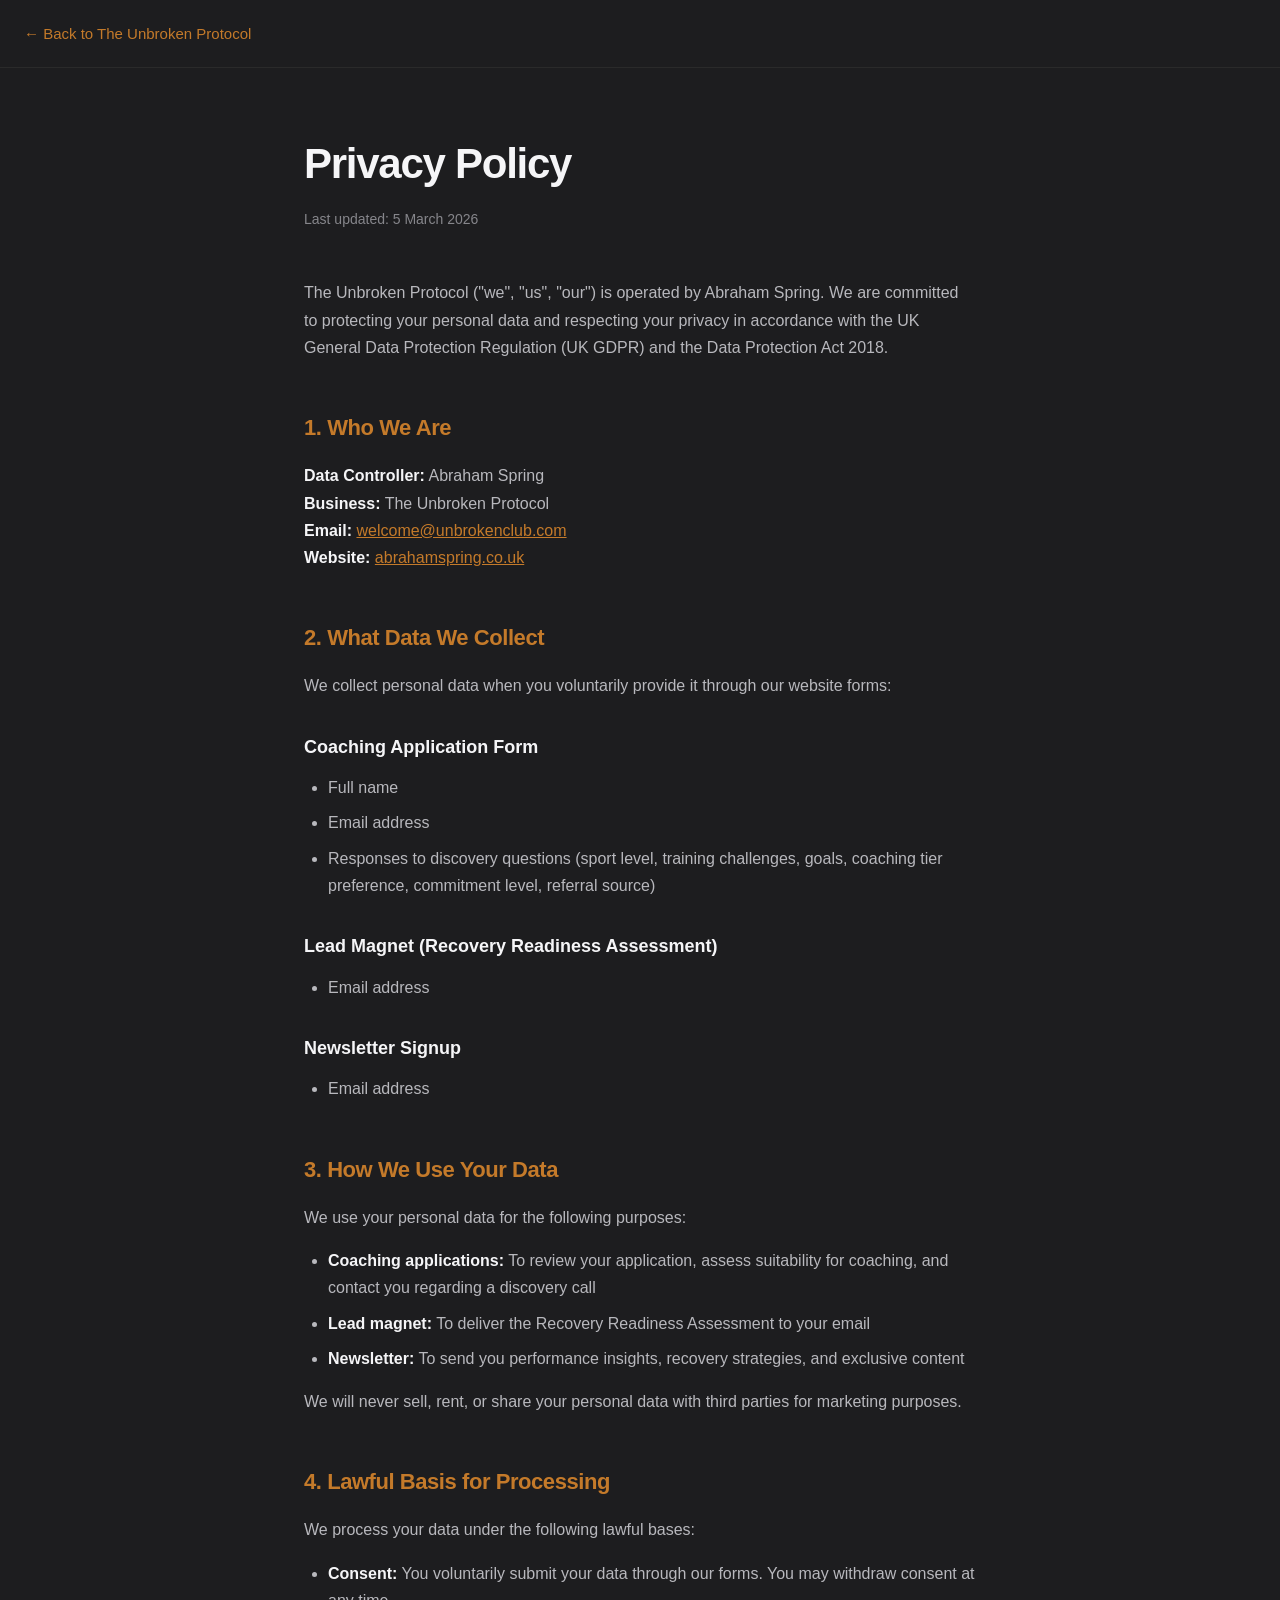
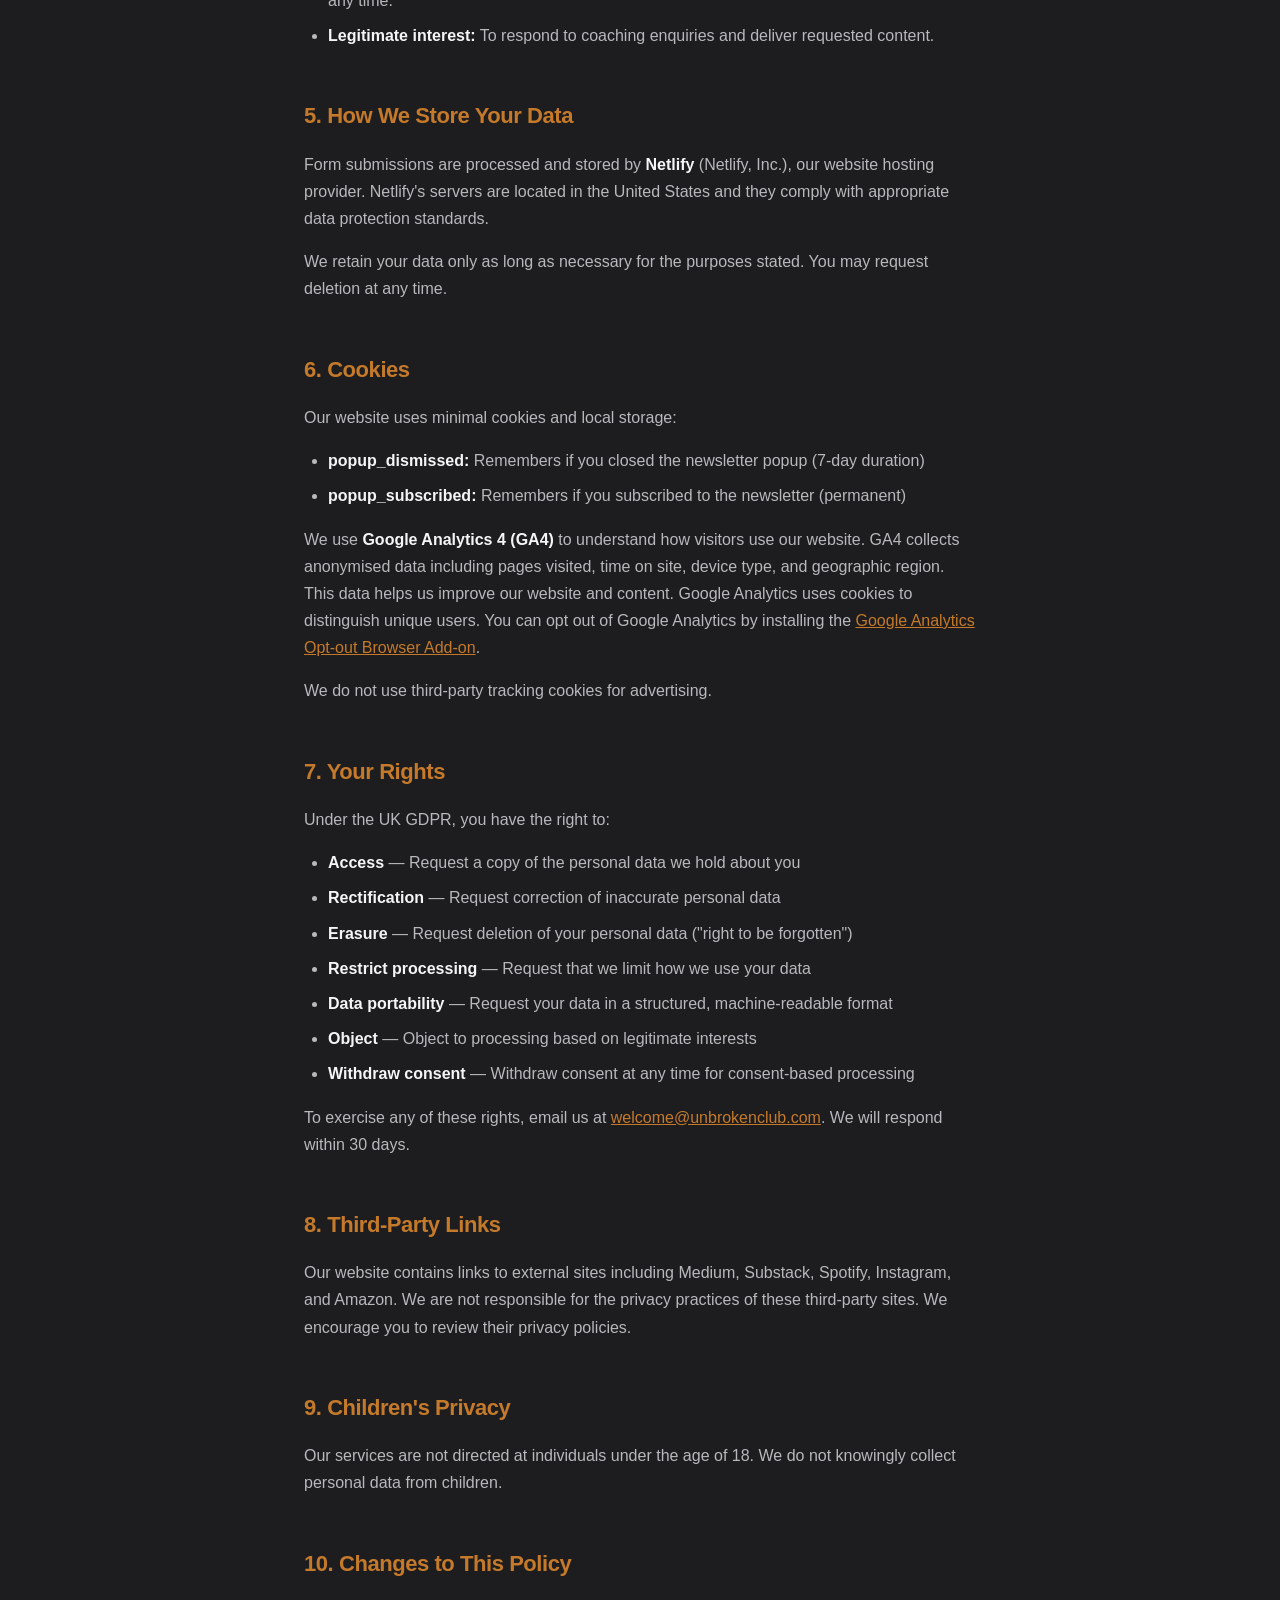
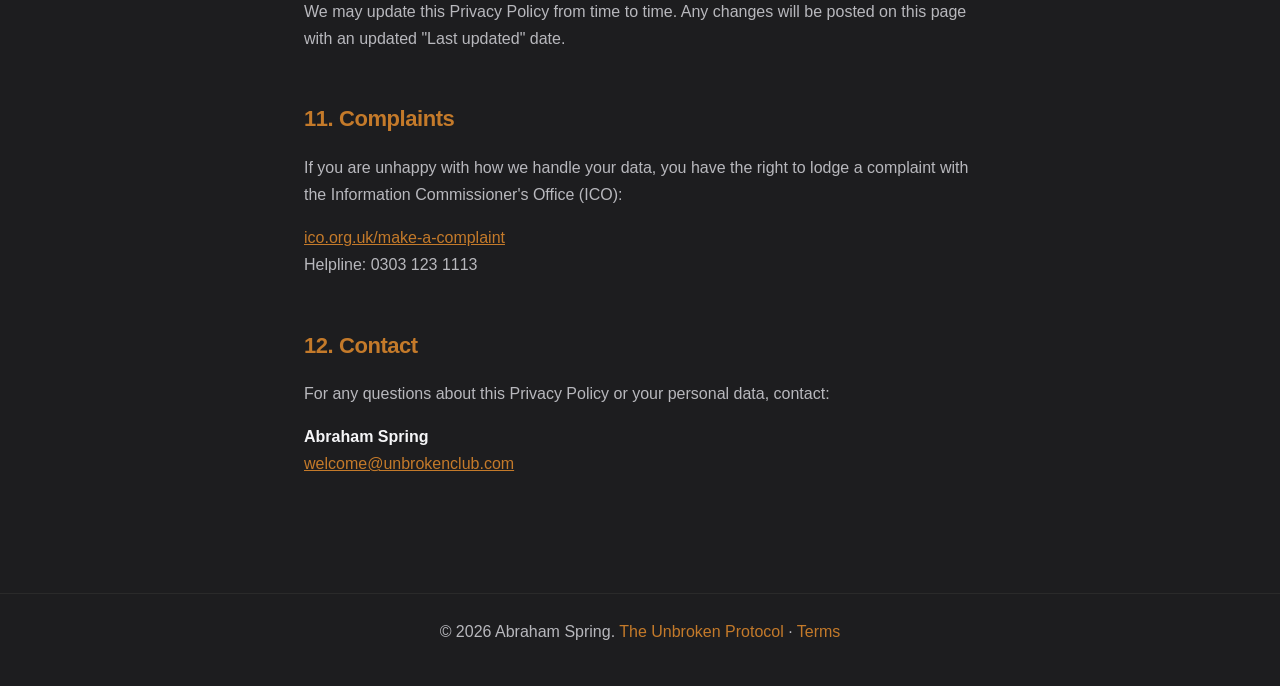
<file: privacy.html>
<!DOCTYPE html>
<html lang="en">
<head>
  <meta charset="UTF-8">
  <meta name="viewport" content="width=device-width, initial-scale=1.0">
  <!-- Google Analytics (GA4) -->
  <script async src="https://www.googletagmanager.com/gtag/js?id=G-G8VF61J7PK"></script>
  <script>
    window.dataLayer = window.dataLayer || [];
    function gtag(){dataLayer.push(arguments);}
    gtag('js', new Date());
    gtag('config', 'G-G8VF61J7PK');
  </script>
  <title>Privacy Policy — The Unbroken Protocol</title>
  <meta name="description" content="Privacy Policy for The Unbroken Protocol by Abraham Spring. How we collect, use, and protect your personal data.">
  <meta name="robots" content="noindex">
  <link rel="canonical" href="https://abrahamspring.co.uk/privacy">
  <meta name="theme-color" content="#C47A2A">
  <link rel="icon" href="/favicon.ico" sizes="any">
  <link rel="icon" type="image/png" sizes="32x32" href="/assets/icon-32.png">
  <link rel="apple-touch-icon" href="/assets/icon-192.png">
  <link rel="manifest" href="/manifest.json">
  <link rel="preconnect" href="https://fonts.googleapis.com">
  <link rel="preconnect" href="https://fonts.gstatic.com" crossorigin>
  <link rel="preload" as="style" href="https://fonts.googleapis.com/css2?family=Inter:wght@400;500;600;700&display=swap" onload="this.onload=null;this.rel='stylesheet'">
  <noscript><link href="https://fonts.googleapis.com/css2?family=Inter:wght@400;500;600;700&display=swap" rel="stylesheet"></noscript>
  <style>
    *, *::before, *::after { margin: 0; padding: 0; box-sizing: border-box; }
    body {
      font-family: -apple-system, BlinkMacSystemFont, "SF Pro Text", "Helvetica Neue", sans-serif;
      background: #1D1D1F;
      color: #F5F5F7;
      min-height: 100vh;
      -webkit-font-smoothing: antialiased;
      line-height: 1.7;
    }
    .page-nav {
      padding: 20px 24px;
      border-bottom: 1px solid #2a2a2a;
    }
    .page-nav a {
      color: #C47A2A;
      text-decoration: none;
      font-size: 15px;
      font-weight: 500;
    }
    .page-nav a:hover { text-decoration: underline; }
    .page-container {
      max-width: 720px;
      margin: 0 auto;
      padding: 60px 24px 100px;
    }
    h1 {
      font-size: 42px;
      font-weight: 700;
      letter-spacing: -0.03em;
      margin-bottom: 8px;
      color: #F5F5F7;
    }
    .last-updated {
      color: #86868B;
      font-size: 14px;
      margin-bottom: 48px;
    }
    h2 {
      font-size: 22px;
      font-weight: 600;
      letter-spacing: -0.02em;
      margin-top: 48px;
      margin-bottom: 16px;
      color: #C47A2A;
    }
    h3 {
      font-size: 18px;
      font-weight: 600;
      margin-top: 32px;
      margin-bottom: 12px;
      color: #F5F5F7;
    }
    p {
      color: #B8B8BD;
      font-size: 16px;
      margin-bottom: 16px;
    }
    ul, ol {
      color: #B8B8BD;
      font-size: 16px;
      margin-bottom: 16px;
      padding-left: 24px;
    }
    li { margin-bottom: 8px; }
    a { color: #C47A2A; }
    strong { color: #F5F5F7; }
    .footer-mini {
      border-top: 1px solid #2a2a2a;
      text-align: center;
      padding: 24px;
      color: #86868B;
      font-size: 14px;
    }
    .footer-mini a { color: #C47A2A; text-decoration: none; }
    @media (max-width: 600px) {
      h1 { font-size: 28px; }
      .page-container { padding: 40px 20px 80px; }
    }
  </style>
</head>
<body>
  <nav class="page-nav">
    <a href="/">&larr; Back to The Unbroken Protocol</a>
  </nav>

  <div class="page-container">
    <h1>Privacy Policy</h1>
    <p class="last-updated">Last updated: 5 March 2026</p>

    <p>The Unbroken Protocol ("we", "us", "our") is operated by Abraham Spring. We are committed to protecting your personal data and respecting your privacy in accordance with the UK General Data Protection Regulation (UK GDPR) and the Data Protection Act 2018.</p>

    <h2>1. Who We Are</h2>
    <p><strong>Data Controller:</strong> Abraham Spring<br>
    <strong>Business:</strong> The Unbroken Protocol<br>
    <strong>Email:</strong> <a href="mailto:welcome@unbrokenclub.com">welcome@unbrokenclub.com</a><br>
    <strong>Website:</strong> <a href="https://abrahamspring.co.uk">abrahamspring.co.uk</a></p>

    <h2>2. What Data We Collect</h2>
    <p>We collect personal data when you voluntarily provide it through our website forms:</p>

    <h3>Coaching Application Form</h3>
    <ul>
      <li>Full name</li>
      <li>Email address</li>
      <li>Responses to discovery questions (sport level, training challenges, goals, coaching tier preference, commitment level, referral source)</li>
    </ul>

    <h3>Lead Magnet (Recovery Readiness Assessment)</h3>
    <ul>
      <li>Email address</li>
    </ul>

    <h3>Newsletter Signup</h3>
    <ul>
      <li>Email address</li>
    </ul>

    <h2>3. How We Use Your Data</h2>
    <p>We use your personal data for the following purposes:</p>
    <ul>
      <li><strong>Coaching applications:</strong> To review your application, assess suitability for coaching, and contact you regarding a discovery call</li>
      <li><strong>Lead magnet:</strong> To deliver the Recovery Readiness Assessment to your email</li>
      <li><strong>Newsletter:</strong> To send you performance insights, recovery strategies, and exclusive content</li>
    </ul>
    <p>We will never sell, rent, or share your personal data with third parties for marketing purposes.</p>

    <h2>4. Lawful Basis for Processing</h2>
    <p>We process your data under the following lawful bases:</p>
    <ul>
      <li><strong>Consent:</strong> You voluntarily submit your data through our forms. You may withdraw consent at any time.</li>
      <li><strong>Legitimate interest:</strong> To respond to coaching enquiries and deliver requested content.</li>
    </ul>

    <h2>5. How We Store Your Data</h2>
    <p>Form submissions are processed and stored by <strong>Netlify</strong> (Netlify, Inc.), our website hosting provider. Netlify's servers are located in the United States and they comply with appropriate data protection standards.</p>
    <p>We retain your data only as long as necessary for the purposes stated. You may request deletion at any time.</p>

    <h2>6. Cookies</h2>
    <p>Our website uses minimal cookies and local storage:</p>
    <ul>
      <li><strong>popup_dismissed:</strong> Remembers if you closed the newsletter popup (7-day duration)</li>
      <li><strong>popup_subscribed:</strong> Remembers if you subscribed to the newsletter (permanent)</li>
    </ul>
    <p>We use <strong>Google Analytics 4 (GA4)</strong> to understand how visitors use our website. GA4 collects anonymised data including pages visited, time on site, device type, and geographic region. This data helps us improve our website and content. Google Analytics uses cookies to distinguish unique users. You can opt out of Google Analytics by installing the <a href="https://tools.google.com/dlpage/gaoptout" target="_blank" rel="noopener">Google Analytics Opt-out Browser Add-on</a>.</p>
    <p>We do not use third-party tracking cookies for advertising.</p>

    <h2>7. Your Rights</h2>
    <p>Under the UK GDPR, you have the right to:</p>
    <ul>
      <li><strong>Access</strong> — Request a copy of the personal data we hold about you</li>
      <li><strong>Rectification</strong> — Request correction of inaccurate personal data</li>
      <li><strong>Erasure</strong> — Request deletion of your personal data ("right to be forgotten")</li>
      <li><strong>Restrict processing</strong> — Request that we limit how we use your data</li>
      <li><strong>Data portability</strong> — Request your data in a structured, machine-readable format</li>
      <li><strong>Object</strong> — Object to processing based on legitimate interests</li>
      <li><strong>Withdraw consent</strong> — Withdraw consent at any time for consent-based processing</li>
    </ul>
    <p>To exercise any of these rights, email us at <a href="mailto:welcome@unbrokenclub.com">welcome@unbrokenclub.com</a>. We will respond within 30 days.</p>

    <h2>8. Third-Party Links</h2>
    <p>Our website contains links to external sites including Medium, Substack, Spotify, Instagram, and Amazon. We are not responsible for the privacy practices of these third-party sites. We encourage you to review their privacy policies.</p>

    <h2>9. Children's Privacy</h2>
    <p>Our services are not directed at individuals under the age of 18. We do not knowingly collect personal data from children.</p>

    <h2>10. Changes to This Policy</h2>
    <p>We may update this Privacy Policy from time to time. Any changes will be posted on this page with an updated "Last updated" date.</p>

    <h2>11. Complaints</h2>
    <p>If you are unhappy with how we handle your data, you have the right to lodge a complaint with the Information Commissioner's Office (ICO):</p>
    <p><a href="https://ico.org.uk/make-a-complaint/" target="_blank" rel="noopener">ico.org.uk/make-a-complaint</a><br>
    Helpline: 0303 123 1113</p>

    <h2>12. Contact</h2>
    <p>For any questions about this Privacy Policy or your personal data, contact:</p>
    <p><strong>Abraham Spring</strong><br>
    <a href="mailto:welcome@unbrokenclub.com">welcome@unbrokenclub.com</a></p>
  </div>

  <div class="footer-mini">
    <p>&copy; 2026 Abraham Spring. <a href="/">The Unbroken Protocol</a> &middot; <a href="/terms">Terms</a></p>
  </div>
</body>
</html>
</file>
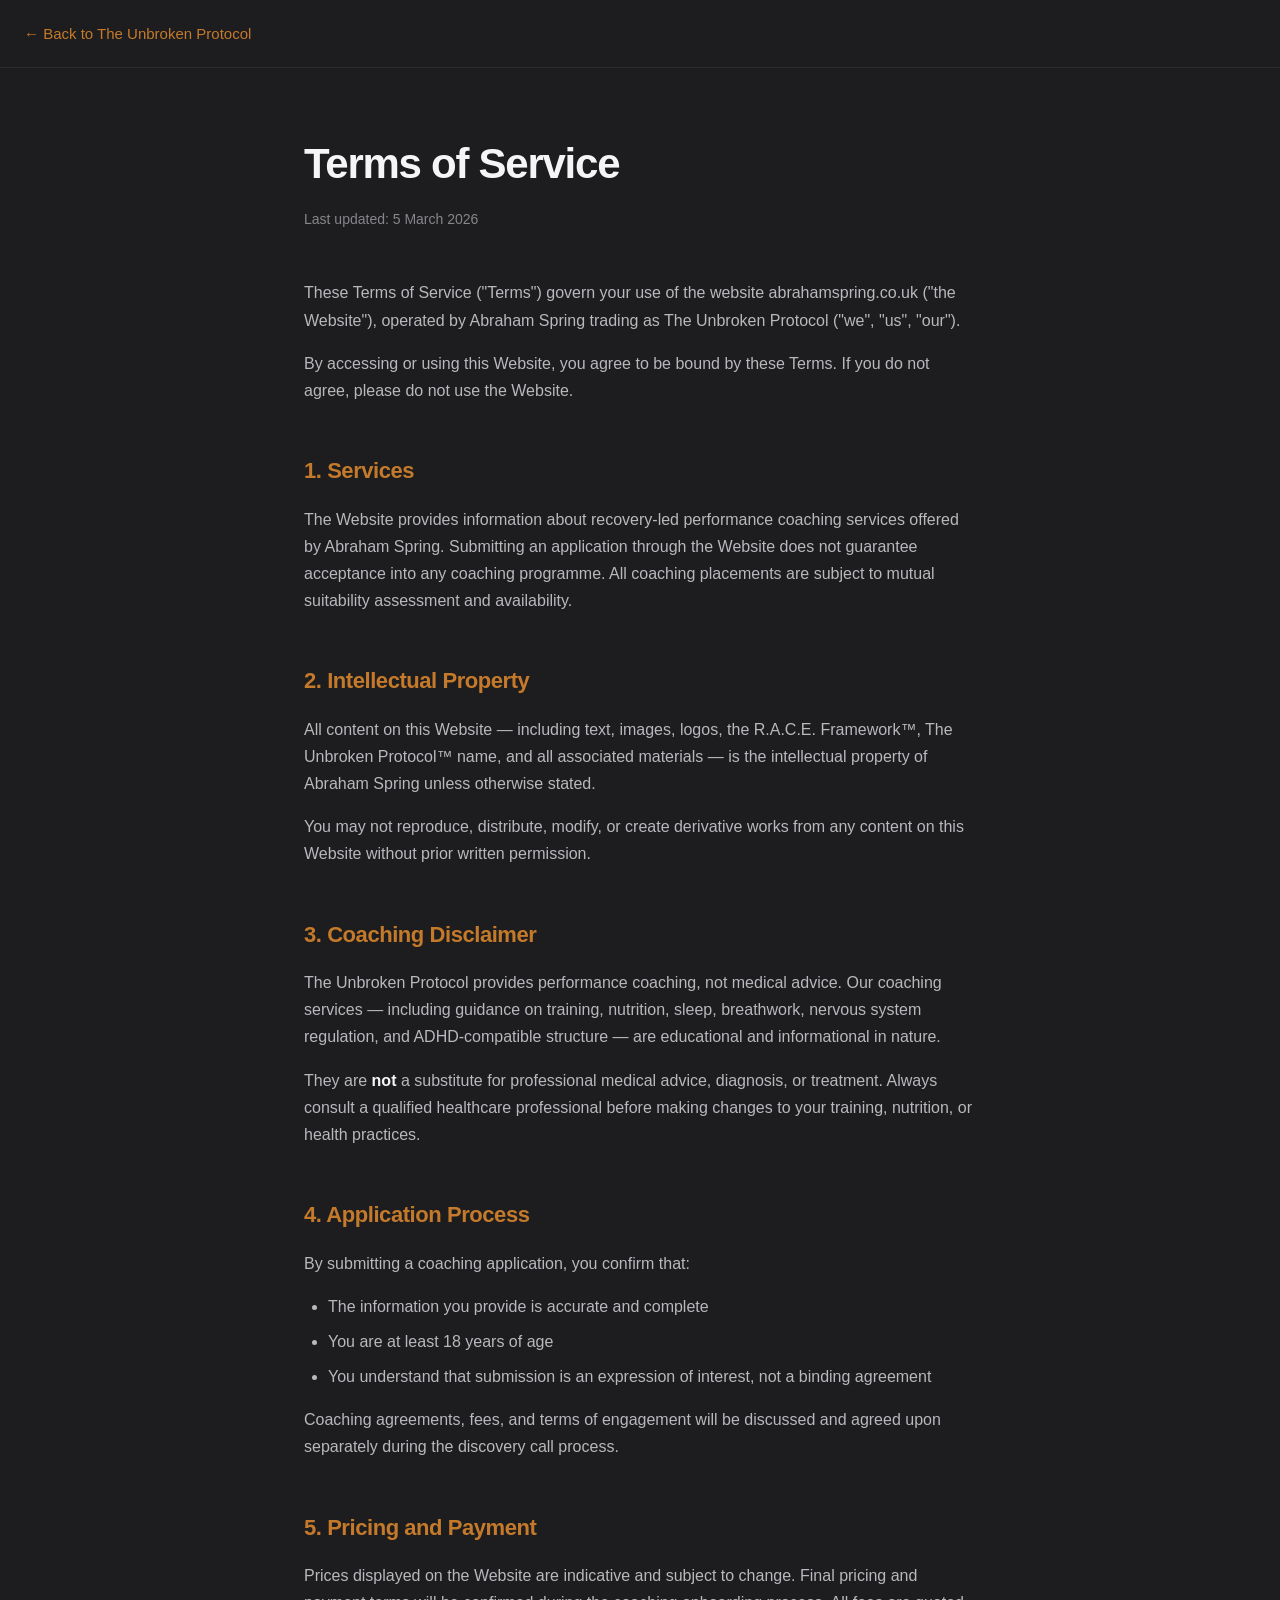
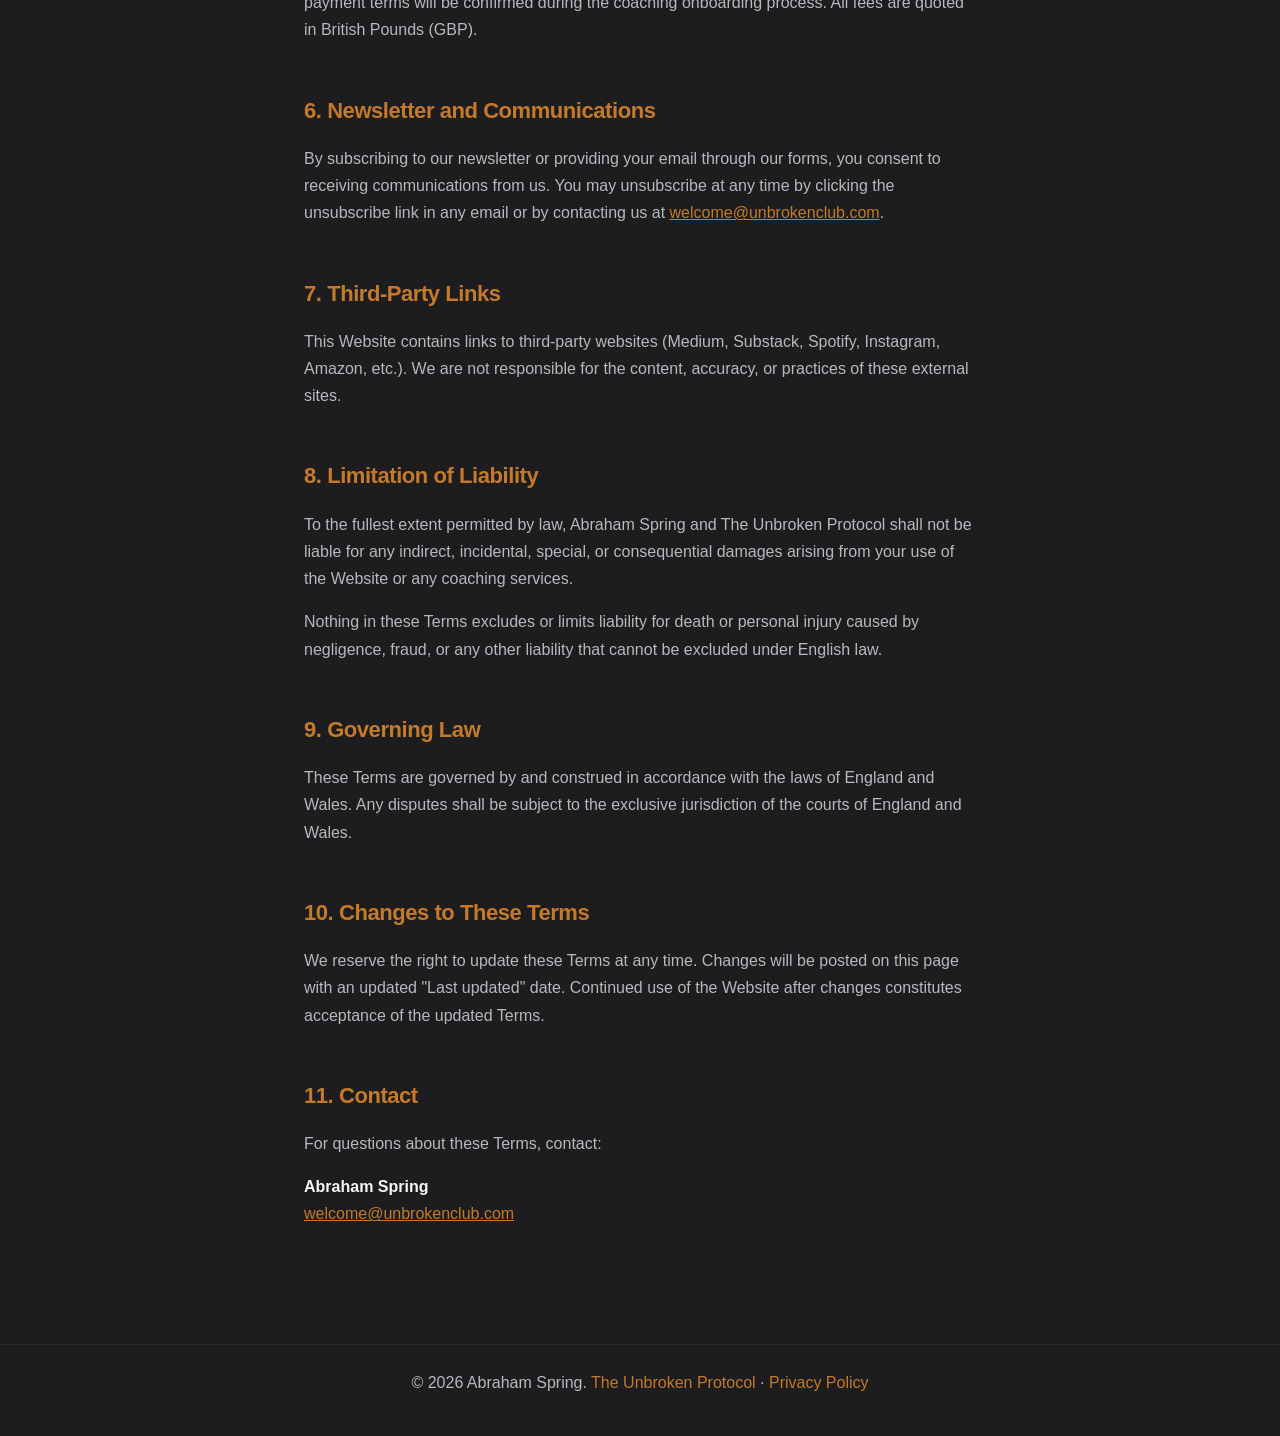
<file: terms.html>
<!DOCTYPE html>
<html lang="en">
<head>
  <meta charset="UTF-8">
  <meta name="viewport" content="width=device-width, initial-scale=1.0">
  <!-- Google Analytics (GA4) -->
  <script async src="https://www.googletagmanager.com/gtag/js?id=G-G8VF61J7PK"></script>
  <script>
    window.dataLayer = window.dataLayer || [];
    function gtag(){dataLayer.push(arguments);}
    gtag('js', new Date());
    gtag('config', 'G-G8VF61J7PK');
  </script>
  <title>Terms of Service — The Unbroken Protocol</title>
  <meta name="description" content="Terms of Service for The Unbroken Protocol by Abraham Spring.">
  <meta name="robots" content="noindex">
  <link rel="canonical" href="https://abrahamspring.co.uk/terms">
  <meta name="theme-color" content="#C47A2A">
  <link rel="icon" href="/favicon.ico" sizes="any">
  <link rel="icon" type="image/png" sizes="32x32" href="/assets/icon-32.png">
  <link rel="apple-touch-icon" href="/assets/icon-192.png">
  <link rel="manifest" href="/manifest.json">
  <link rel="preconnect" href="https://fonts.googleapis.com">
  <link rel="preconnect" href="https://fonts.gstatic.com" crossorigin>
  <link rel="preload" as="style" href="https://fonts.googleapis.com/css2?family=Inter:wght@400;500;600;700&display=swap" onload="this.onload=null;this.rel='stylesheet'">
  <noscript><link href="https://fonts.googleapis.com/css2?family=Inter:wght@400;500;600;700&display=swap" rel="stylesheet"></noscript>
  <style>
    *, *::before, *::after { margin: 0; padding: 0; box-sizing: border-box; }
    body {
      font-family: -apple-system, BlinkMacSystemFont, "SF Pro Text", "Helvetica Neue", sans-serif;
      background: #1D1D1F;
      color: #F5F5F7;
      min-height: 100vh;
      -webkit-font-smoothing: antialiased;
      line-height: 1.7;
    }
    .page-nav {
      padding: 20px 24px;
      border-bottom: 1px solid #2a2a2a;
    }
    .page-nav a {
      color: #C47A2A;
      text-decoration: none;
      font-size: 15px;
      font-weight: 500;
    }
    .page-nav a:hover { text-decoration: underline; }
    .page-container {
      max-width: 720px;
      margin: 0 auto;
      padding: 60px 24px 100px;
    }
    h1 {
      font-size: 42px;
      font-weight: 700;
      letter-spacing: -0.03em;
      margin-bottom: 8px;
      color: #F5F5F7;
    }
    .last-updated {
      color: #86868B;
      font-size: 14px;
      margin-bottom: 48px;
    }
    h2 {
      font-size: 22px;
      font-weight: 600;
      letter-spacing: -0.02em;
      margin-top: 48px;
      margin-bottom: 16px;
      color: #C47A2A;
    }
    p {
      color: #B8B8BD;
      font-size: 16px;
      margin-bottom: 16px;
    }
    ul, ol {
      color: #B8B8BD;
      font-size: 16px;
      margin-bottom: 16px;
      padding-left: 24px;
    }
    li { margin-bottom: 8px; }
    a { color: #C47A2A; }
    strong { color: #F5F5F7; }
    .footer-mini {
      border-top: 1px solid #2a2a2a;
      text-align: center;
      padding: 24px;
      color: #86868B;
      font-size: 14px;
    }
    .footer-mini a { color: #C47A2A; text-decoration: none; }
    @media (max-width: 600px) {
      h1 { font-size: 28px; }
      .page-container { padding: 40px 20px 80px; }
    }
  </style>
</head>
<body>
  <nav class="page-nav">
    <a href="/">&larr; Back to The Unbroken Protocol</a>
  </nav>

  <div class="page-container">
    <h1>Terms of Service</h1>
    <p class="last-updated">Last updated: 5 March 2026</p>

    <p>These Terms of Service ("Terms") govern your use of the website abrahamspring.co.uk ("the Website"), operated by Abraham Spring trading as The Unbroken Protocol ("we", "us", "our").</p>
    <p>By accessing or using this Website, you agree to be bound by these Terms. If you do not agree, please do not use the Website.</p>

    <h2>1. Services</h2>
    <p>The Website provides information about recovery-led performance coaching services offered by Abraham Spring. Submitting an application through the Website does not guarantee acceptance into any coaching programme. All coaching placements are subject to mutual suitability assessment and availability.</p>

    <h2>2. Intellectual Property</h2>
    <p>All content on this Website — including text, images, logos, the R.A.C.E. Framework&trade;, The Unbroken Protocol&trade; name, and all associated materials — is the intellectual property of Abraham Spring unless otherwise stated.</p>
    <p>You may not reproduce, distribute, modify, or create derivative works from any content on this Website without prior written permission.</p>

    <h2>3. Coaching Disclaimer</h2>
    <p>The Unbroken Protocol provides performance coaching, not medical advice. Our coaching services — including guidance on training, nutrition, sleep, breathwork, nervous system regulation, and ADHD-compatible structure — are educational and informational in nature.</p>
    <p>They are <strong>not</strong> a substitute for professional medical advice, diagnosis, or treatment. Always consult a qualified healthcare professional before making changes to your training, nutrition, or health practices.</p>

    <h2>4. Application Process</h2>
    <p>By submitting a coaching application, you confirm that:</p>
    <ul>
      <li>The information you provide is accurate and complete</li>
      <li>You are at least 18 years of age</li>
      <li>You understand that submission is an expression of interest, not a binding agreement</li>
    </ul>
    <p>Coaching agreements, fees, and terms of engagement will be discussed and agreed upon separately during the discovery call process.</p>

    <h2>5. Pricing and Payment</h2>
    <p>Prices displayed on the Website are indicative and subject to change. Final pricing and payment terms will be confirmed during the coaching onboarding process. All fees are quoted in British Pounds (GBP).</p>

    <h2>6. Newsletter and Communications</h2>
    <p>By subscribing to our newsletter or providing your email through our forms, you consent to receiving communications from us. You may unsubscribe at any time by clicking the unsubscribe link in any email or by contacting us at <a href="mailto:welcome@unbrokenclub.com">welcome@unbrokenclub.com</a>.</p>

    <h2>7. Third-Party Links</h2>
    <p>This Website contains links to third-party websites (Medium, Substack, Spotify, Instagram, Amazon, etc.). We are not responsible for the content, accuracy, or practices of these external sites.</p>

    <h2>8. Limitation of Liability</h2>
    <p>To the fullest extent permitted by law, Abraham Spring and The Unbroken Protocol shall not be liable for any indirect, incidental, special, or consequential damages arising from your use of the Website or any coaching services.</p>
    <p>Nothing in these Terms excludes or limits liability for death or personal injury caused by negligence, fraud, or any other liability that cannot be excluded under English law.</p>

    <h2>9. Governing Law</h2>
    <p>These Terms are governed by and construed in accordance with the laws of England and Wales. Any disputes shall be subject to the exclusive jurisdiction of the courts of England and Wales.</p>

    <h2>10. Changes to These Terms</h2>
    <p>We reserve the right to update these Terms at any time. Changes will be posted on this page with an updated "Last updated" date. Continued use of the Website after changes constitutes acceptance of the updated Terms.</p>

    <h2>11. Contact</h2>
    <p>For questions about these Terms, contact:</p>
    <p><strong>Abraham Spring</strong><br>
    <a href="mailto:welcome@unbrokenclub.com">welcome@unbrokenclub.com</a></p>
  </div>

  <div class="footer-mini">
    <p>&copy; 2026 Abraham Spring. <a href="/">The Unbroken Protocol</a> &middot; <a href="/privacy">Privacy Policy</a></p>
  </div>
</body>
</html>
</file>
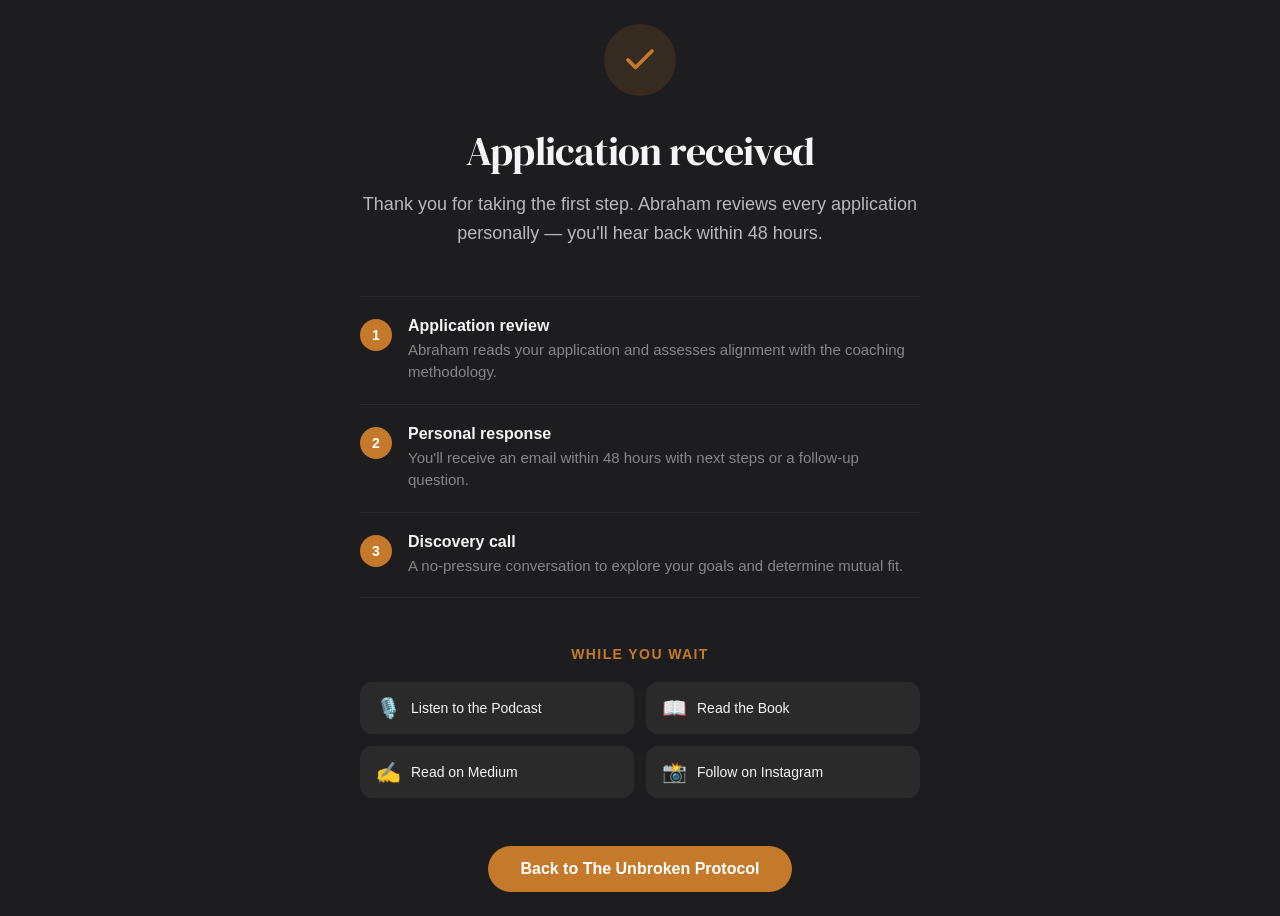
<file: thank-you.html>
<!DOCTYPE html>
<html lang="en">
<head>
  <meta charset="UTF-8">
  <meta name="viewport" content="width=device-width, initial-scale=1.0">
  <!-- Google Analytics (GA4) -->
  <script async src="https://www.googletagmanager.com/gtag/js?id=G-G8VF61J7PK"></script>
  <script>
    window.dataLayer = window.dataLayer || [];
    function gtag(){dataLayer.push(arguments);}
    gtag('js', new Date());
    gtag('config', 'G-G8VF61J7PK');
  </script>
  <title>Application Received — The Unbroken Protocol</title>
  <meta name="description" content="Thank you for your application. Abraham Spring will review it personally within 48 hours.">
  <meta name="robots" content="noindex">
  <meta name="theme-color" content="#C47A2A">
  <link rel="icon" href="/favicon.ico" sizes="any">
  <link rel="icon" type="image/png" sizes="32x32" href="/assets/icon-32.png">
  <link rel="apple-touch-icon" href="/assets/icon-192.png">
  <link rel="manifest" href="/manifest.json">
  <link rel="preconnect" href="https://fonts.googleapis.com">
  <link rel="preconnect" href="https://fonts.gstatic.com" crossorigin>
  <link rel="preload" as="style" href="https://fonts.googleapis.com/css2?family=Inter:wght@400;500;600;700&family=DM+Serif+Display&display=swap" onload="this.onload=null;this.rel='stylesheet'">
  <noscript><link href="https://fonts.googleapis.com/css2?family=Inter:wght@400;500;600;700&family=DM+Serif+Display&display=swap" rel="stylesheet"></noscript>
  <style>
    *, *::before, *::after { margin: 0; padding: 0; box-sizing: border-box; }
    body {
      font-family: -apple-system, BlinkMacSystemFont, "SF Pro Text", "Helvetica Neue", sans-serif;
      background: #1D1D1F;
      color: #F5F5F7;
      min-height: 100vh;
      display: flex;
      flex-direction: column;
      align-items: center;
      justify-content: center;
      -webkit-font-smoothing: antialiased;
      padding: 24px;
    }
    .thank-you-container {
      max-width: 560px;
      text-align: center;
    }
    .check-icon {
      width: 72px;
      height: 72px;
      border-radius: 50%;
      background: rgba(196, 122, 42, 0.15);
      display: flex;
      align-items: center;
      justify-content: center;
      margin: 0 auto 32px;
    }
    .check-icon svg {
      width: 36px;
      height: 36px;
    }
    h1 {
      font-family: 'DM Serif Display', Georgia, serif;
      font-size: 40px;
      font-weight: 400;
      letter-spacing: -0.02em;
      margin-bottom: 16px;
      line-height: 1.15;
    }
    .subtitle {
      color: #B8B8BD;
      font-size: 18px;
      line-height: 1.6;
      margin-bottom: 48px;
    }

    /* Steps */
    .steps {
      text-align: left;
      margin-bottom: 48px;
    }
    .step {
      display: flex;
      gap: 16px;
      padding: 20px 0;
      border-bottom: 1px solid #2a2a2a;
    }
    .step:first-child { border-top: 1px solid #2a2a2a; }
    .step-number {
      flex-shrink: 0;
      width: 32px;
      height: 32px;
      border-radius: 50%;
      background: #C47A2A;
      color: #fff;
      font-weight: 700;
      font-size: 14px;
      display: flex;
      align-items: center;
      justify-content: center;
      margin-top: 2px;
    }
    .step-content h3 {
      font-size: 16px;
      font-weight: 600;
      margin-bottom: 4px;
      color: #F5F5F7;
    }
    .step-content p {
      font-size: 15px;
      color: #86868B;
      line-height: 1.5;
    }

    /* While you wait */
    .while-you-wait {
      margin-bottom: 48px;
    }
    .while-you-wait h2 {
      font-size: 14px;
      font-weight: 600;
      text-transform: uppercase;
      letter-spacing: 0.1em;
      color: #C47A2A;
      margin-bottom: 20px;
    }
    .resource-links {
      display: grid;
      grid-template-columns: 1fr 1fr;
      gap: 12px;
    }
    .resource-link {
      display: flex;
      align-items: center;
      gap: 10px;
      padding: 14px 16px;
      background: #2a2a2a;
      border-radius: 12px;
      text-decoration: none;
      color: #F5F5F7;
      font-size: 14px;
      font-weight: 500;
      transition: background 0.2s;
    }
    .resource-link:hover { background: #333; }
    .resource-link .icon {
      font-size: 20px;
      flex-shrink: 0;
    }

    /* Back button */
    .back-btn {
      display: inline-block;
      background: #C47A2A;
      color: #fff;
      padding: 14px 32px;
      border-radius: 980px;
      font-size: 16px;
      font-weight: 600;
      text-decoration: none;
      transition: background 0.2s;
    }
    .back-btn:hover { background: #a8661f; }

    @media (max-width: 500px) {
      h1 { font-size: 28px; }
      .resource-links { grid-template-columns: 1fr; }
      .subtitle { font-size: 16px; }
    }
  </style>
</head>
<body>
  <div class="thank-you-container">
    <div class="check-icon">
      <svg viewBox="0 0 24 24" fill="none" stroke="#C47A2A" stroke-width="2.5" stroke-linecap="round" stroke-linejoin="round">
        <polyline points="20 6 9 17 4 12"/>
      </svg>
    </div>

    <h1>Application received</h1>
    <p class="subtitle">Thank you for taking the first step. Abraham reviews every application personally — you'll hear back within 48 hours.</p>

    <div class="steps">
      <div class="step">
        <div class="step-number">1</div>
        <div class="step-content">
          <h3>Application review</h3>
          <p>Abraham reads your application and assesses alignment with the coaching methodology.</p>
        </div>
      </div>
      <div class="step">
        <div class="step-number">2</div>
        <div class="step-content">
          <h3>Personal response</h3>
          <p>You'll receive an email within 48 hours with next steps or a follow-up question.</p>
        </div>
      </div>
      <div class="step">
        <div class="step-number">3</div>
        <div class="step-content">
          <h3>Discovery call</h3>
          <p>A no-pressure conversation to explore your goals and determine mutual fit.</p>
        </div>
      </div>
    </div>

    <div class="while-you-wait">
      <h2>While you wait</h2>
      <div class="resource-links">
        <a href="/podcast" class="resource-link">
          <span class="icon">🎙️</span> Listen to the Podcast
        </a>
        <a href="https://www.amazon.co.uk/Unbroken-Protocol-Foundation-Recovery-Led-Grounded-ebook/dp/B0G5M1TKYQ" target="_blank" rel="noopener" class="resource-link">
          <span class="icon">📖</span> Read the Book
        </a>
        <a href="https://medium.com/@abrahamspring" target="_blank" rel="noopener" class="resource-link">
          <span class="icon">✍️</span> Read on Medium
        </a>
        <a href="https://www.instagram.com/abrahamspring_/" target="_blank" rel="noopener" class="resource-link">
          <span class="icon">📸</span> Follow on Instagram
        </a>
      </div>
    </div>

    <a href="/" class="back-btn">Back to The Unbroken Protocol</a>
  </div>
</body>
</html>
</file>
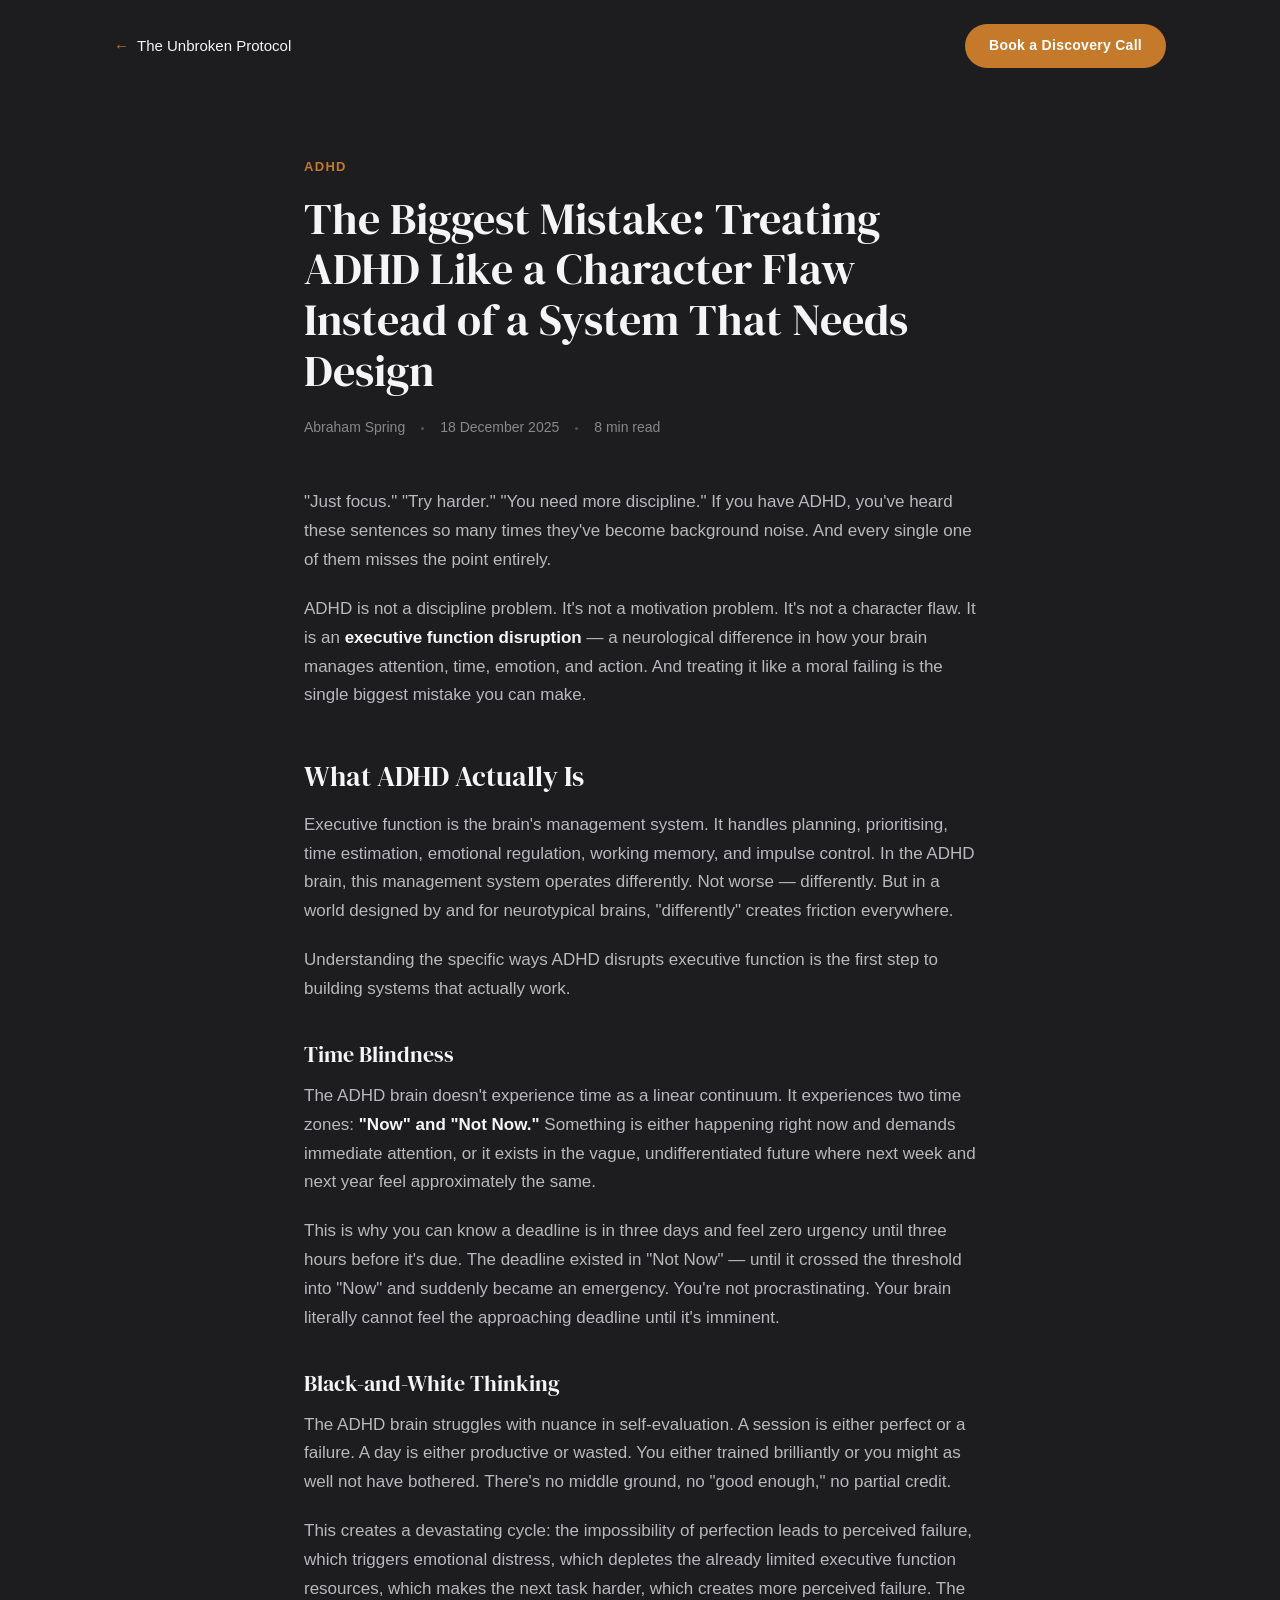
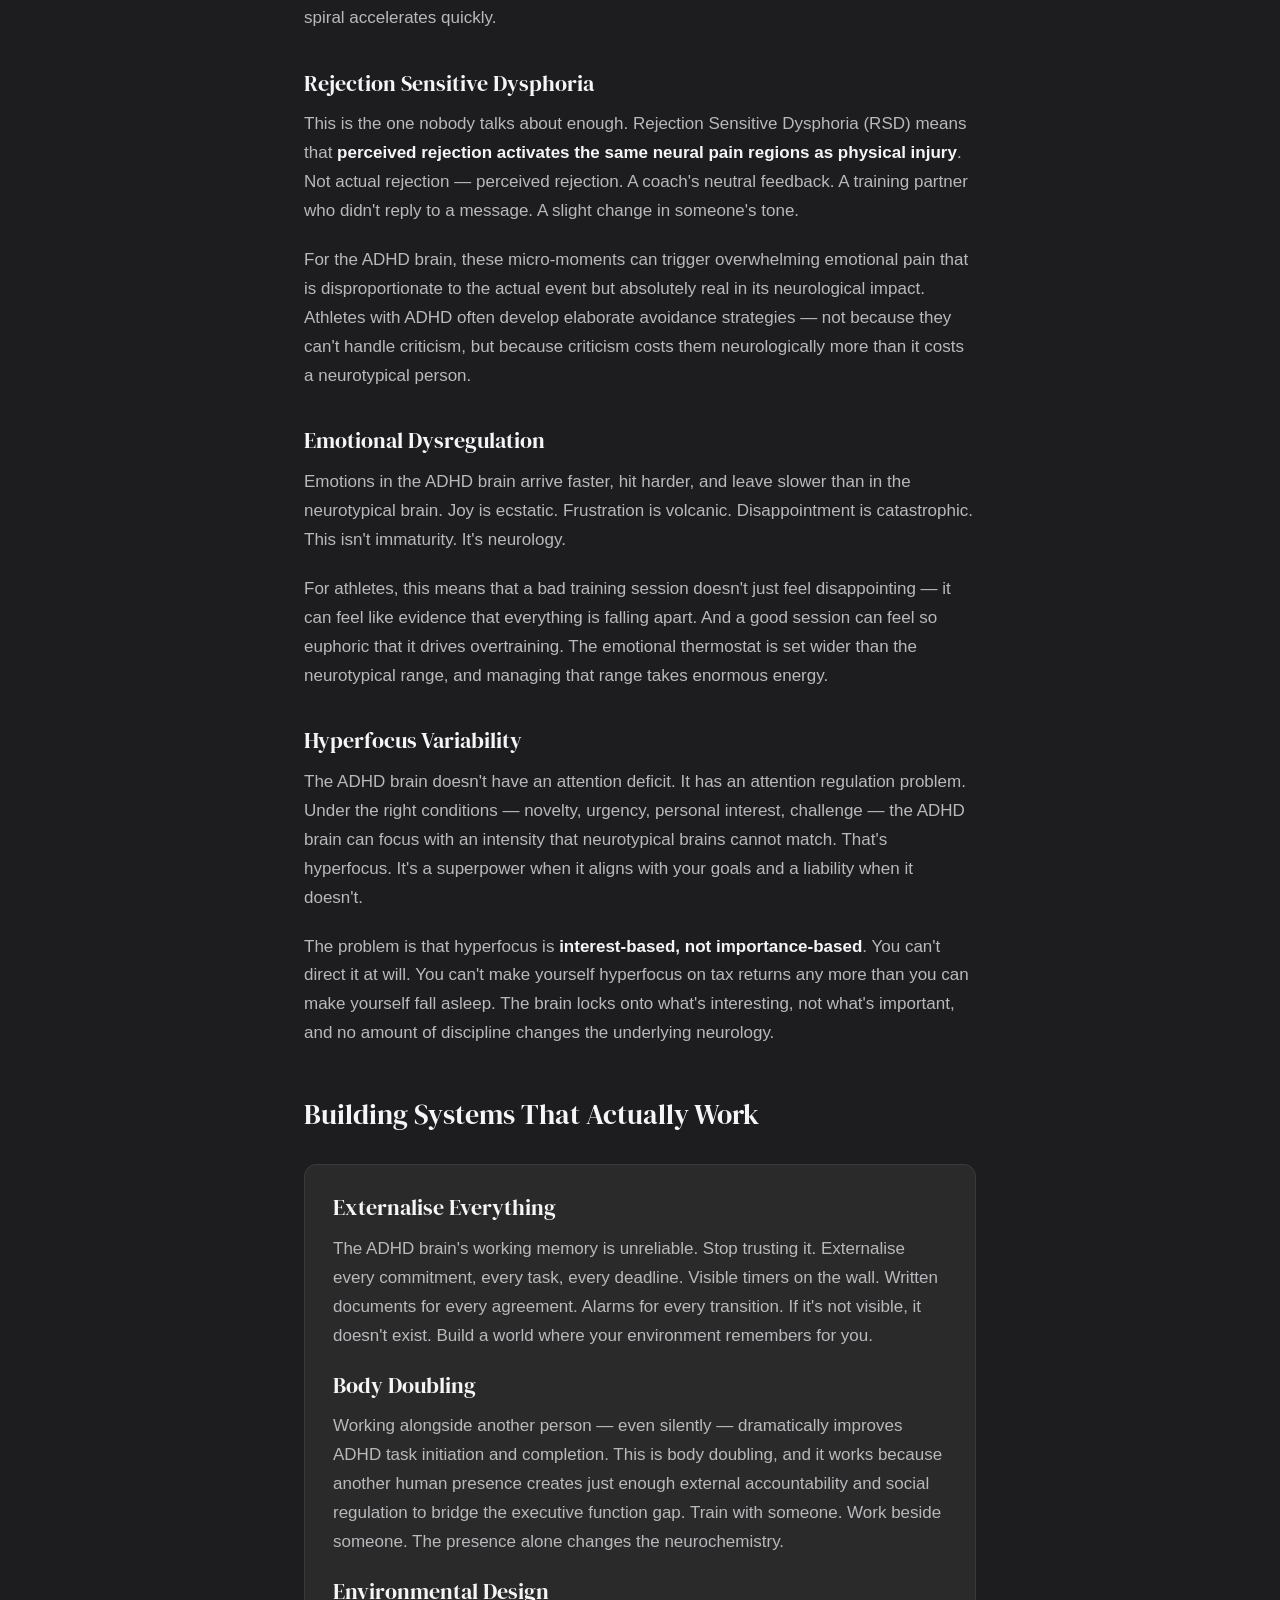
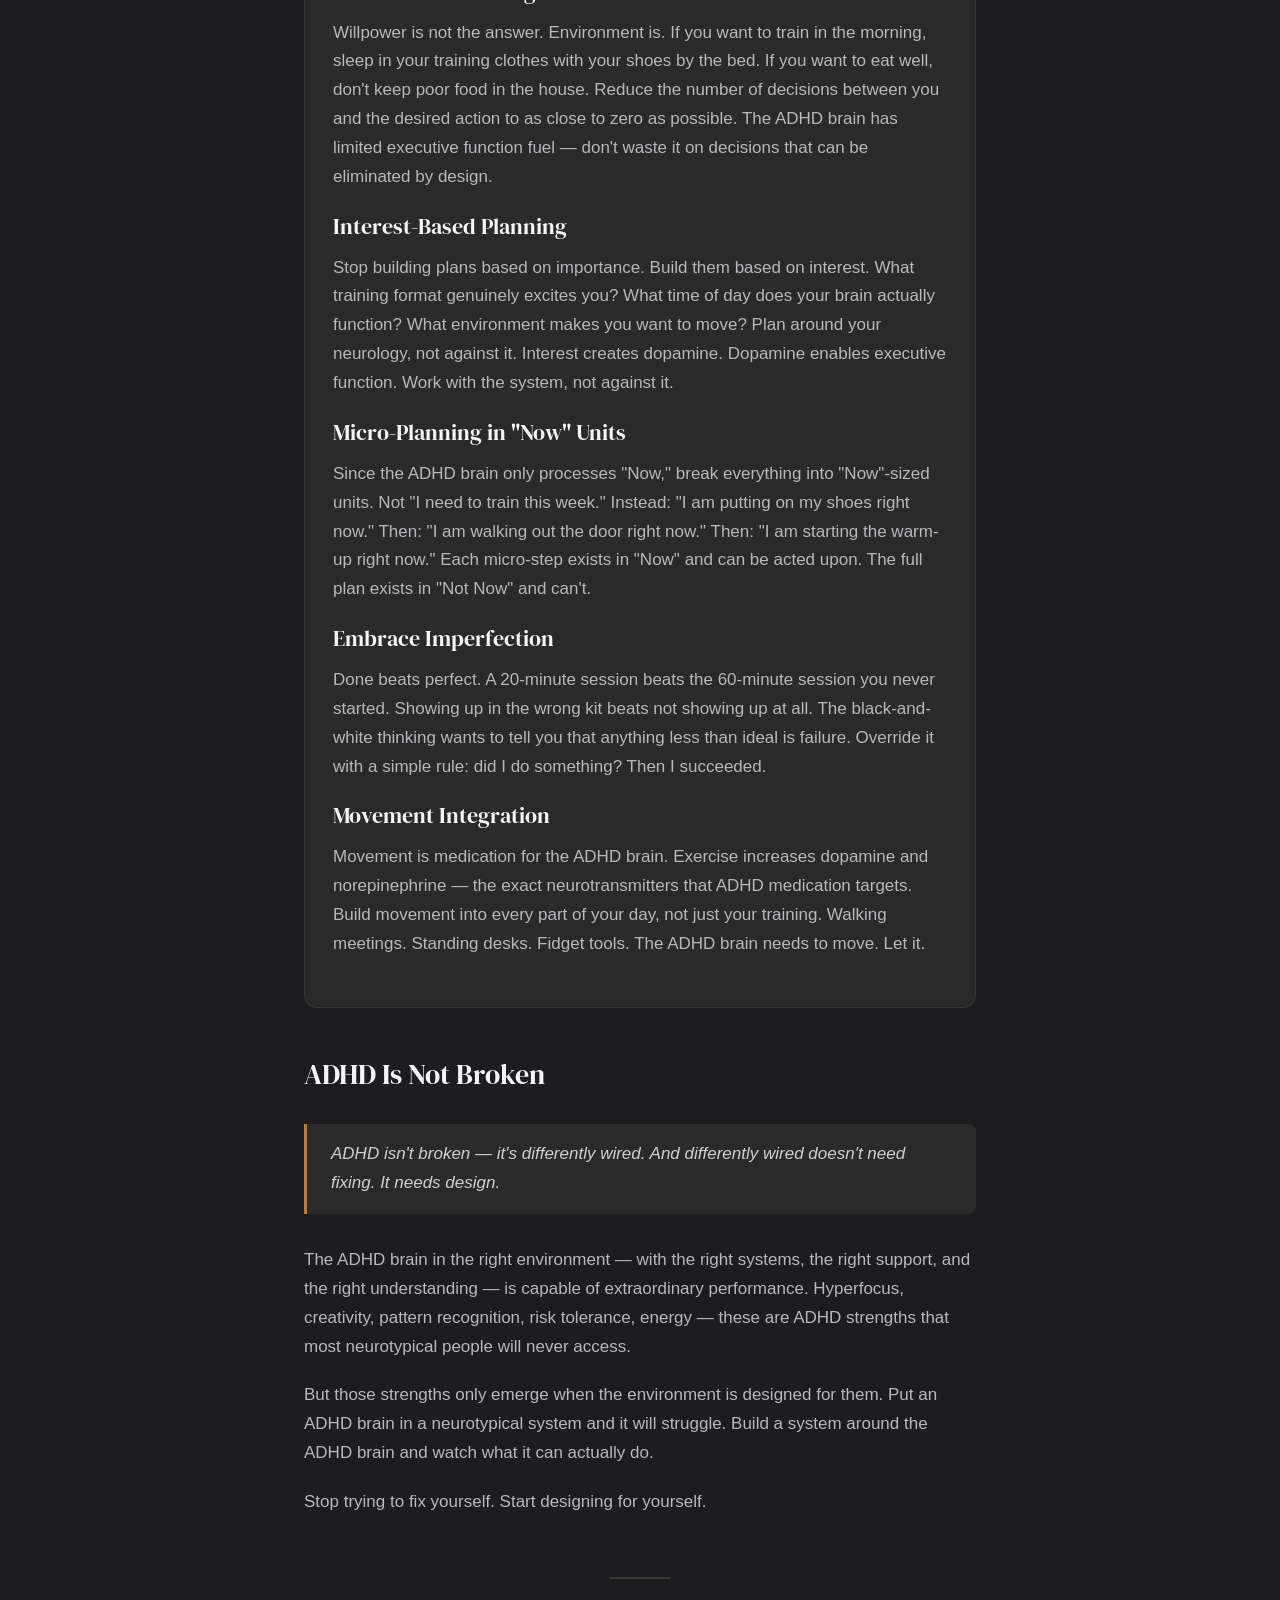
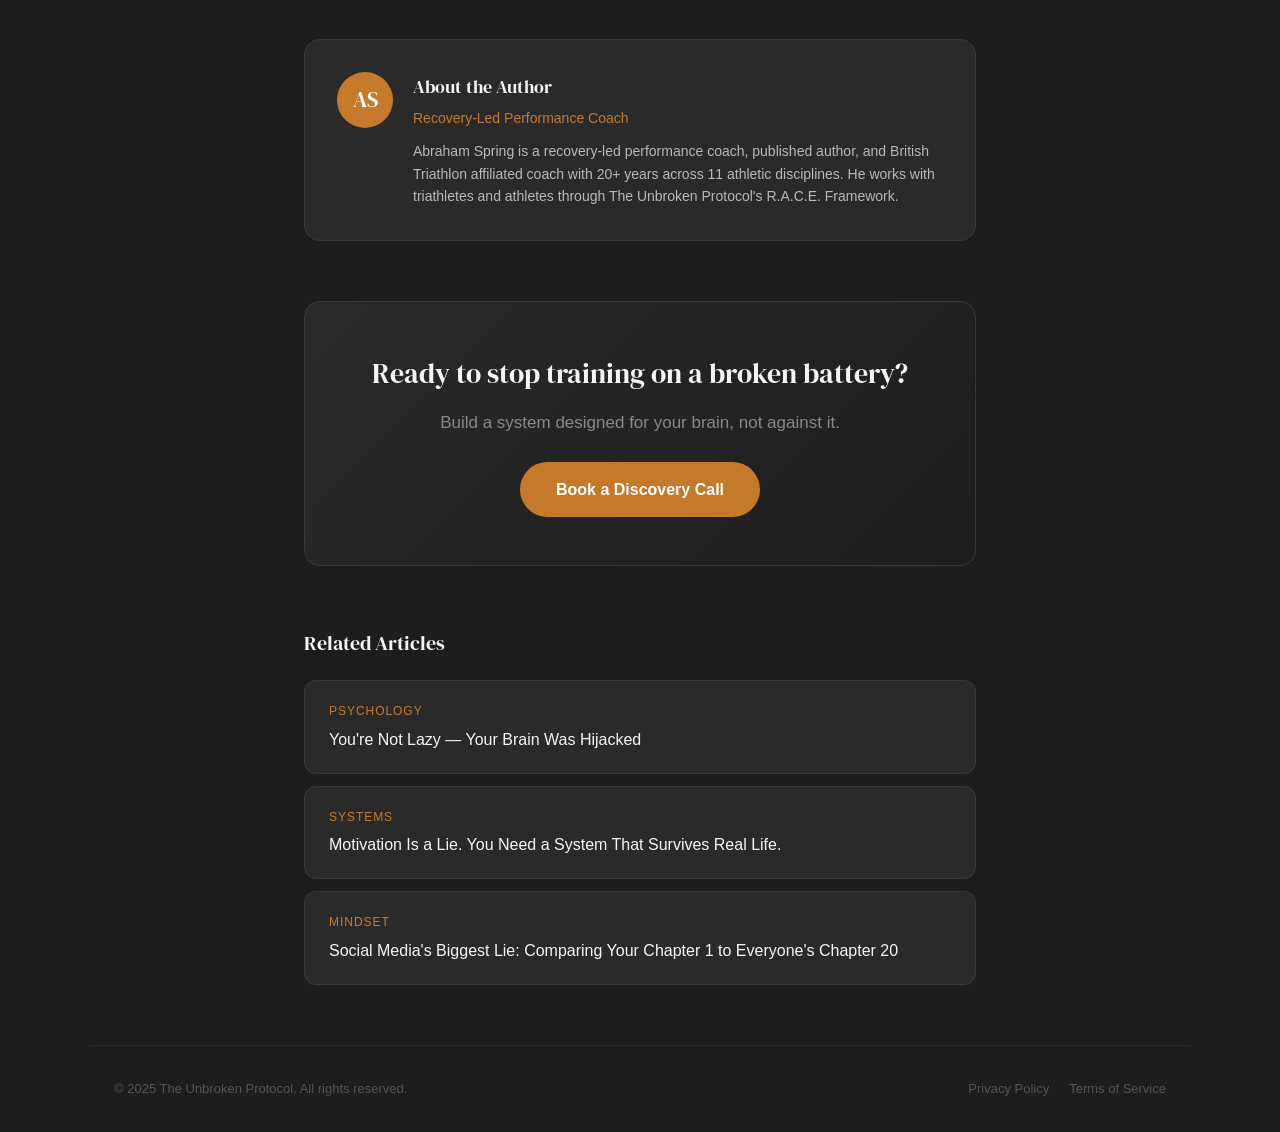
<file: blog/adhd-system-not-flaw.html>
<!DOCTYPE html>
<html lang="en">
<head>
    <meta charset="UTF-8">
    <meta name="viewport" content="width=device-width, initial-scale=1.0">
    <!-- Google Analytics (GA4) -->
    <script async src="https://www.googletagmanager.com/gtag/js?id=G-G8VF61J7PK"></script>
    <script>
      window.dataLayer = window.dataLayer || [];
      function gtag(){dataLayer.push(arguments);}
      gtag('js', new Date());
      gtag('config', 'G-G8VF61J7PK');
    </script>
    <title>The Biggest Mistake: Treating ADHD Like a Character Flaw Instead of a System That Needs Design | The Unbroken Protocol</title>
    <meta name="description" content="ADHD is executive function disruption, not a moral failing. Time blindness, rejection sensitivity, and emotional dysregulation need design solutions, not discipline.">
    <meta name="keywords" content="ADHD athlete, ADHD coaching, executive function, neurodivergent athlete, ADHD training">
    <link rel="canonical" href="https://abrahamspring.co.uk/blog/adhd-system-not-flaw">

    <!-- Open Graph -->
    <meta property="og:title" content="The Biggest Mistake: Treating ADHD Like a Character Flaw Instead of a System That Needs Design">
    <meta property="og:description" content="ADHD is executive function disruption, not a moral failing. It needs design solutions, not discipline.">
    <meta property="og:type" content="article">
    <meta property="og:url" content="https://abrahamspring.co.uk/blog/adhd-system-not-flaw">
    <meta property="og:site_name" content="The Unbroken Protocol">

    <!-- Twitter Card -->
    <meta name="twitter:card" content="summary_large_image">
    <meta name="twitter:title" content="Treating ADHD Like a Character Flaw Instead of a System That Needs Design">
    <meta name="twitter:description" content="ADHD is executive function disruption, not a moral failing. It needs design solutions, not discipline.">

    <!-- Favicon -->
    <meta name="theme-color" content="#C47A2A">
    <link rel="icon" href="/favicon.ico" sizes="any">
    <link rel="icon" type="image/png" sizes="32x32" href="/assets/icon-32.png">
    <link rel="apple-touch-icon" href="/assets/icon-192.png">
    <link rel="manifest" href="/manifest.json">

    <!-- Fonts -->
    <link rel="preconnect" href="https://fonts.googleapis.com">
    <link rel="preconnect" href="https://fonts.gstatic.com" crossorigin>
    <link href="https://fonts.googleapis.com/css2?family=DM+Serif+Display:ital@0;1&display=swap" rel="stylesheet">

    <!-- JSON-LD Schema -->
    <script type="application/ld+json">
    {
        "@context": "https://schema.org",
        "@type": "BlogPosting",
        "headline": "The Biggest Mistake: Treating ADHD Like a Character Flaw Instead of a System That Needs Design",
        "description": "ADHD is executive function disruption, not a moral failing. Time blindness, rejection sensitivity, and emotional dysregulation need design solutions, not discipline.",
        "author": {
            "@type": "Person",
            "name": "Abraham Spring",
            "jobTitle": "Recovery-Led Performance Coach",
            "url": "https://abrahamspring.co.uk"
        },
        "publisher": {
            "@type": "Organization",
            "name": "The Unbroken Protocol"
        },
        "datePublished": "2025-12-18",
        "dateModified": "2025-12-18",
        "mainEntityOfPage": {
            "@type": "WebPage",
            "@id": "https://abrahamspring.co.uk/blog/adhd-system-not-flaw"
        },
        "keywords": ["ADHD athlete", "ADHD coaching", "executive function", "neurodivergent athlete", "ADHD training"],
        "wordCount": 2000,
        "timeRequired": "PT8M"
    }
    </script>

    <style>
        *, *::before, *::after { margin: 0; padding: 0; box-sizing: border-box; }

        body {
            background-color: #1D1D1F;
            color: #B8B8BD;
            font-family: -apple-system, BlinkMacSystemFont, 'Segoe UI', Roboto, Oxygen, Ubuntu, Cantarell, 'Open Sans', 'Helvetica Neue', sans-serif;
            line-height: 1.7;
            font-size: 17px;
            -webkit-font-smoothing: antialiased;
        }

        h1, h2, h3, h4 {
            font-family: 'DM Serif Display', Georgia, serif;
            color: #F5F5F7;
            font-weight: 400;
        }

        a { color: #C47A2A; text-decoration: none; transition: opacity 0.2s; }
        a:hover { opacity: 0.85; }

        .nav {
            display: flex;
            justify-content: space-between;
            align-items: center;
            max-width: 1100px;
            margin: 0 auto;
            padding: 24px 24px;
        }
        .nav-back { font-size: 15px; color: #F5F5F7; display: flex; align-items: center; gap: 8px; }
        .nav-back span { color: #C47A2A; }
        .nav-cta {
            background: #C47A2A;
            color: #fff;
            padding: 10px 24px;
            border-radius: 980px;
            font-size: 14px;
            font-weight: 600;
            letter-spacing: 0.02em;
        }

        .article-header {
            max-width: 720px;
            margin: 60px auto 0;
            padding: 0 24px;
        }
        .article-tag {
            display: inline-block;
            color: #C47A2A;
            font-size: 13px;
            font-weight: 600;
            text-transform: uppercase;
            letter-spacing: 0.1em;
            margin-bottom: 16px;
        }
        .article-header h1 {
            font-size: clamp(28px, 5vw, 44px);
            line-height: 1.15;
            margin-bottom: 20px;
        }
        .article-meta {
            font-size: 14px;
            color: #888;
            display: flex;
            gap: 16px;
            align-items: center;
        }
        .article-meta span { display: flex; align-items: center; gap: 6px; }
        .meta-dot { width: 3px; height: 3px; background: #555; border-radius: 50%; }

        .article-body {
            max-width: 720px;
            margin: 48px auto 0;
            padding: 0 24px;
        }
        .article-body h2 {
            font-size: 28px;
            margin: 48px 0 16px;
            line-height: 1.3;
        }
        .article-body h3 {
            font-size: 22px;
            margin: 36px 0 12px;
            line-height: 1.35;
        }
        .article-body p { margin-bottom: 20px; }
        .article-body ul, .article-body ol { margin: 0 0 20px 24px; }
        .article-body li { margin-bottom: 8px; }
        .article-body blockquote {
            border-left: 3px solid #C47A2A;
            padding: 16px 24px;
            margin: 32px 0;
            background: #2a2a2a;
            border-radius: 0 8px 8px 0;
            font-style: italic;
            color: #d0d0d4;
        }
        .article-body strong { color: #F5F5F7; }
        .highlight-box {
            background: #2a2a2a;
            border: 1px solid #3a3a3a;
            border-radius: 12px;
            padding: 28px;
            margin: 32px 0;
        }
        .highlight-box h3 { margin-top: 0; }

        .divider {
            width: 60px;
            height: 2px;
            background: #3a3a3a;
            margin: 60px auto;
        }

        .author-box {
            max-width: 720px;
            margin: 0 auto;
            padding: 0 24px;
        }
        .author-card {
            background: #2a2a2a;
            border: 1px solid #3a3a3a;
            border-radius: 16px;
            padding: 32px;
            display: flex;
            gap: 20px;
            align-items: flex-start;
        }
        .author-avatar {
            width: 56px;
            height: 56px;
            border-radius: 50%;
            background: #C47A2A;
            display: flex;
            align-items: center;
            justify-content: center;
            font-family: 'DM Serif Display', Georgia, serif;
            color: #fff;
            font-size: 22px;
            flex-shrink: 0;
        }
        .author-info h4 { font-size: 18px; margin-bottom: 4px; }
        .author-info .author-title { color: #C47A2A; font-size: 14px; margin-bottom: 10px; }
        .author-info p { font-size: 14px; line-height: 1.6; }

        .cta-section {
            max-width: 720px;
            margin: 60px auto;
            padding: 0 24px;
            text-align: center;
        }
        .cta-card {
            background: linear-gradient(135deg, #2a2a2a 0%, #1D1D1F 100%);
            border: 1px solid #3a3a3a;
            border-radius: 16px;
            padding: 48px 32px;
        }
        .cta-card h2 { font-size: 28px; margin-bottom: 12px; }
        .cta-card p { margin-bottom: 24px; color: #888; }
        .cta-btn {
            display: inline-block;
            background: #C47A2A;
            color: #fff;
            padding: 14px 36px;
            border-radius: 980px;
            font-size: 16px;
            font-weight: 600;
        }

        .related-section {
            max-width: 720px;
            margin: 0 auto 60px;
            padding: 0 24px;
        }
        .related-section h3 {
            font-size: 20px;
            margin-bottom: 20px;
            color: #F5F5F7;
            font-family: 'DM Serif Display', Georgia, serif;
        }
        .related-link {
            display: block;
            background: #2a2a2a;
            border: 1px solid #3a3a3a;
            border-radius: 12px;
            padding: 20px 24px;
            margin-bottom: 12px;
            transition: border-color 0.2s;
        }
        .related-link:hover { border-color: #C47A2A; }
        .related-link .r-tag { font-size: 12px; color: #C47A2A; text-transform: uppercase; letter-spacing: 0.08em; }
        .related-link .r-title { color: #F5F5F7; font-size: 16px; margin-top: 4px; }

        .footer {
            border-top: 1px solid #2a2a2a;
            max-width: 1100px;
            margin: 0 auto;
            padding: 32px 24px;
            display: flex;
            justify-content: space-between;
            align-items: center;
            font-size: 13px;
            color: #555;
            flex-wrap: wrap;
            gap: 12px;
        }
        .footer-links { display: flex; gap: 20px; }
        .footer-links a { color: #555; font-size: 13px; }

        @media (max-width: 600px) {
            .nav-cta { padding: 8px 16px; font-size: 13px; }
            .author-card { flex-direction: column; }
            .footer { flex-direction: column; text-align: center; }
        }
    </style>
</head>
<body>

    <nav class="nav">
        <a href="/" class="nav-back"><span>&larr;</span> The Unbroken Protocol</a>
        <a href="/#apply-form" class="nav-cta">Book a Discovery Call</a>
    </nav>

    <header class="article-header">
        <div class="article-tag">ADHD</div>
        <h1>The Biggest Mistake: Treating ADHD Like a Character Flaw Instead of a System That Needs Design</h1>
        <div class="article-meta">
            <span>Abraham Spring</span>
            <div class="meta-dot"></div>
            <span>18 December 2025</span>
            <div class="meta-dot"></div>
            <span>8 min read</span>
        </div>
    </header>

    <article class="article-body">

        <p>"Just focus." "Try harder." "You need more discipline." If you have ADHD, you've heard these sentences so many times they've become background noise. And every single one of them misses the point entirely.</p>

        <p>ADHD is not a discipline problem. It's not a motivation problem. It's not a character flaw. It is an <strong>executive function disruption</strong> — a neurological difference in how your brain manages attention, time, emotion, and action. And treating it like a moral failing is the single biggest mistake you can make.</p>

        <h2>What ADHD Actually Is</h2>

        <p>Executive function is the brain's management system. It handles planning, prioritising, time estimation, emotional regulation, working memory, and impulse control. In the ADHD brain, this management system operates differently. Not worse — differently. But in a world designed by and for neurotypical brains, "differently" creates friction everywhere.</p>

        <p>Understanding the specific ways ADHD disrupts executive function is the first step to building systems that actually work.</p>

        <h3>Time Blindness</h3>

        <p>The ADHD brain doesn't experience time as a linear continuum. It experiences two time zones: <strong>"Now" and "Not Now."</strong> Something is either happening right now and demands immediate attention, or it exists in the vague, undifferentiated future where next week and next year feel approximately the same.</p>

        <p>This is why you can know a deadline is in three days and feel zero urgency until three hours before it's due. The deadline existed in "Not Now" — until it crossed the threshold into "Now" and suddenly became an emergency. You're not procrastinating. Your brain literally cannot feel the approaching deadline until it's imminent.</p>

        <h3>Black-and-White Thinking</h3>

        <p>The ADHD brain struggles with nuance in self-evaluation. A session is either perfect or a failure. A day is either productive or wasted. You either trained brilliantly or you might as well not have bothered. There's no middle ground, no "good enough," no partial credit.</p>

        <p>This creates a devastating cycle: the impossibility of perfection leads to perceived failure, which triggers emotional distress, which depletes the already limited executive function resources, which makes the next task harder, which creates more perceived failure. The spiral accelerates quickly.</p>

        <h3>Rejection Sensitive Dysphoria</h3>

        <p>This is the one nobody talks about enough. Rejection Sensitive Dysphoria (RSD) means that <strong>perceived rejection activates the same neural pain regions as physical injury</strong>. Not actual rejection — perceived rejection. A coach's neutral feedback. A training partner who didn't reply to a message. A slight change in someone's tone.</p>

        <p>For the ADHD brain, these micro-moments can trigger overwhelming emotional pain that is disproportionate to the actual event but absolutely real in its neurological impact. Athletes with ADHD often develop elaborate avoidance strategies — not because they can't handle criticism, but because criticism costs them neurologically more than it costs a neurotypical person.</p>

        <h3>Emotional Dysregulation</h3>

        <p>Emotions in the ADHD brain arrive faster, hit harder, and leave slower than in the neurotypical brain. Joy is ecstatic. Frustration is volcanic. Disappointment is catastrophic. This isn't immaturity. It's neurology.</p>

        <p>For athletes, this means that a bad training session doesn't just feel disappointing — it can feel like evidence that everything is falling apart. And a good session can feel so euphoric that it drives overtraining. The emotional thermostat is set wider than the neurotypical range, and managing that range takes enormous energy.</p>

        <h3>Hyperfocus Variability</h3>

        <p>The ADHD brain doesn't have an attention deficit. It has an attention regulation problem. Under the right conditions — novelty, urgency, personal interest, challenge — the ADHD brain can focus with an intensity that neurotypical brains cannot match. That's hyperfocus. It's a superpower when it aligns with your goals and a liability when it doesn't.</p>

        <p>The problem is that hyperfocus is <strong>interest-based, not importance-based</strong>. You can't direct it at will. You can't make yourself hyperfocus on tax returns any more than you can make yourself fall asleep. The brain locks onto what's interesting, not what's important, and no amount of discipline changes the underlying neurology.</p>

        <h2>Building Systems That Actually Work</h2>

        <div class="highlight-box">
            <h3>Externalise Everything</h3>
            <p>The ADHD brain's working memory is unreliable. Stop trusting it. Externalise every commitment, every task, every deadline. Visible timers on the wall. Written documents for every agreement. Alarms for every transition. If it's not visible, it doesn't exist. Build a world where your environment remembers for you.</p>

            <h3>Body Doubling</h3>
            <p>Working alongside another person — even silently — dramatically improves ADHD task initiation and completion. This is body doubling, and it works because another human presence creates just enough external accountability and social regulation to bridge the executive function gap. Train with someone. Work beside someone. The presence alone changes the neurochemistry.</p>

            <h3>Environmental Design</h3>
            <p>Willpower is not the answer. Environment is. If you want to train in the morning, sleep in your training clothes with your shoes by the bed. If you want to eat well, don't keep poor food in the house. Reduce the number of decisions between you and the desired action to as close to zero as possible. The ADHD brain has limited executive function fuel — don't waste it on decisions that can be eliminated by design.</p>

            <h3>Interest-Based Planning</h3>
            <p>Stop building plans based on importance. Build them based on interest. What training format genuinely excites you? What time of day does your brain actually function? What environment makes you want to move? Plan around your neurology, not against it. Interest creates dopamine. Dopamine enables executive function. Work with the system, not against it.</p>

            <h3>Micro-Planning in "Now" Units</h3>
            <p>Since the ADHD brain only processes "Now," break everything into "Now"-sized units. Not "I need to train this week." Instead: "I am putting on my shoes right now." Then: "I am walking out the door right now." Then: "I am starting the warm-up right now." Each micro-step exists in "Now" and can be acted upon. The full plan exists in "Not Now" and can't.</p>

            <h3>Embrace Imperfection</h3>
            <p>Done beats perfect. A 20-minute session beats the 60-minute session you never started. Showing up in the wrong kit beats not showing up at all. The black-and-white thinking wants to tell you that anything less than ideal is failure. Override it with a simple rule: did I do something? Then I succeeded.</p>

            <h3>Movement Integration</h3>
            <p>Movement is medication for the ADHD brain. Exercise increases dopamine and norepinephrine — the exact neurotransmitters that ADHD medication targets. Build movement into every part of your day, not just your training. Walking meetings. Standing desks. Fidget tools. The ADHD brain needs to move. Let it.</p>
        </div>

        <h2>ADHD Is Not Broken</h2>

        <blockquote>ADHD isn't broken — it's differently wired. And differently wired doesn't need fixing. It needs design.</blockquote>

        <p>The ADHD brain in the right environment — with the right systems, the right support, and the right understanding — is capable of extraordinary performance. Hyperfocus, creativity, pattern recognition, risk tolerance, energy — these are ADHD strengths that most neurotypical people will never access.</p>

        <p>But those strengths only emerge when the environment is designed for them. Put an ADHD brain in a neurotypical system and it will struggle. Build a system around the ADHD brain and watch what it can actually do.</p>

        <p>Stop trying to fix yourself. Start designing for yourself.</p>

    </article>

    <div class="divider"></div>

    <div class="author-box">
        <div class="author-card">
            <div class="author-avatar">AS</div>
            <div class="author-info">
                <h4>About the Author</h4>
                <div class="author-title">Recovery-Led Performance Coach</div>
                <p>Abraham Spring is a recovery-led performance coach, published author, and British Triathlon affiliated coach with 20+ years across 11 athletic disciplines. He works with triathletes and athletes through The Unbroken Protocol's R.A.C.E. Framework.</p>
            </div>
        </div>
    </div>

    <div class="cta-section">
        <div class="cta-card">
            <h2>Ready to stop training on a broken battery?</h2>
            <p>Build a system designed for your brain, not against it.</p>
            <a href="/#apply-form" class="cta-btn">Book a Discovery Call</a>
        </div>
    </div>

    <div class="related-section">
        <h3>Related Articles</h3>
        <a href="/blog/youre-not-lazy" class="related-link">
            <div class="r-tag">Psychology</div>
            <div class="r-title">You're Not Lazy — Your Brain Was Hijacked</div>
        </a>
        <a href="/blog/motivation-is-a-lie" class="related-link">
            <div class="r-tag">Systems</div>
            <div class="r-title">Motivation Is a Lie. You Need a System That Survives Real Life.</div>
        </a>
        <a href="/blog/social-media-biggest-lie" class="related-link">
            <div class="r-tag">Mindset</div>
            <div class="r-title">Social Media's Biggest Lie: Comparing Your Chapter 1 to Everyone's Chapter 20</div>
        </a>
    </div>

    <footer class="footer">
        <div>&copy; 2025 The Unbroken Protocol. All rights reserved.</div>
        <div class="footer-links">
            <a href="/privacy">Privacy Policy</a>
            <a href="/terms">Terms of Service</a>
        </div>
    </footer>

</body>
</html>
</file>
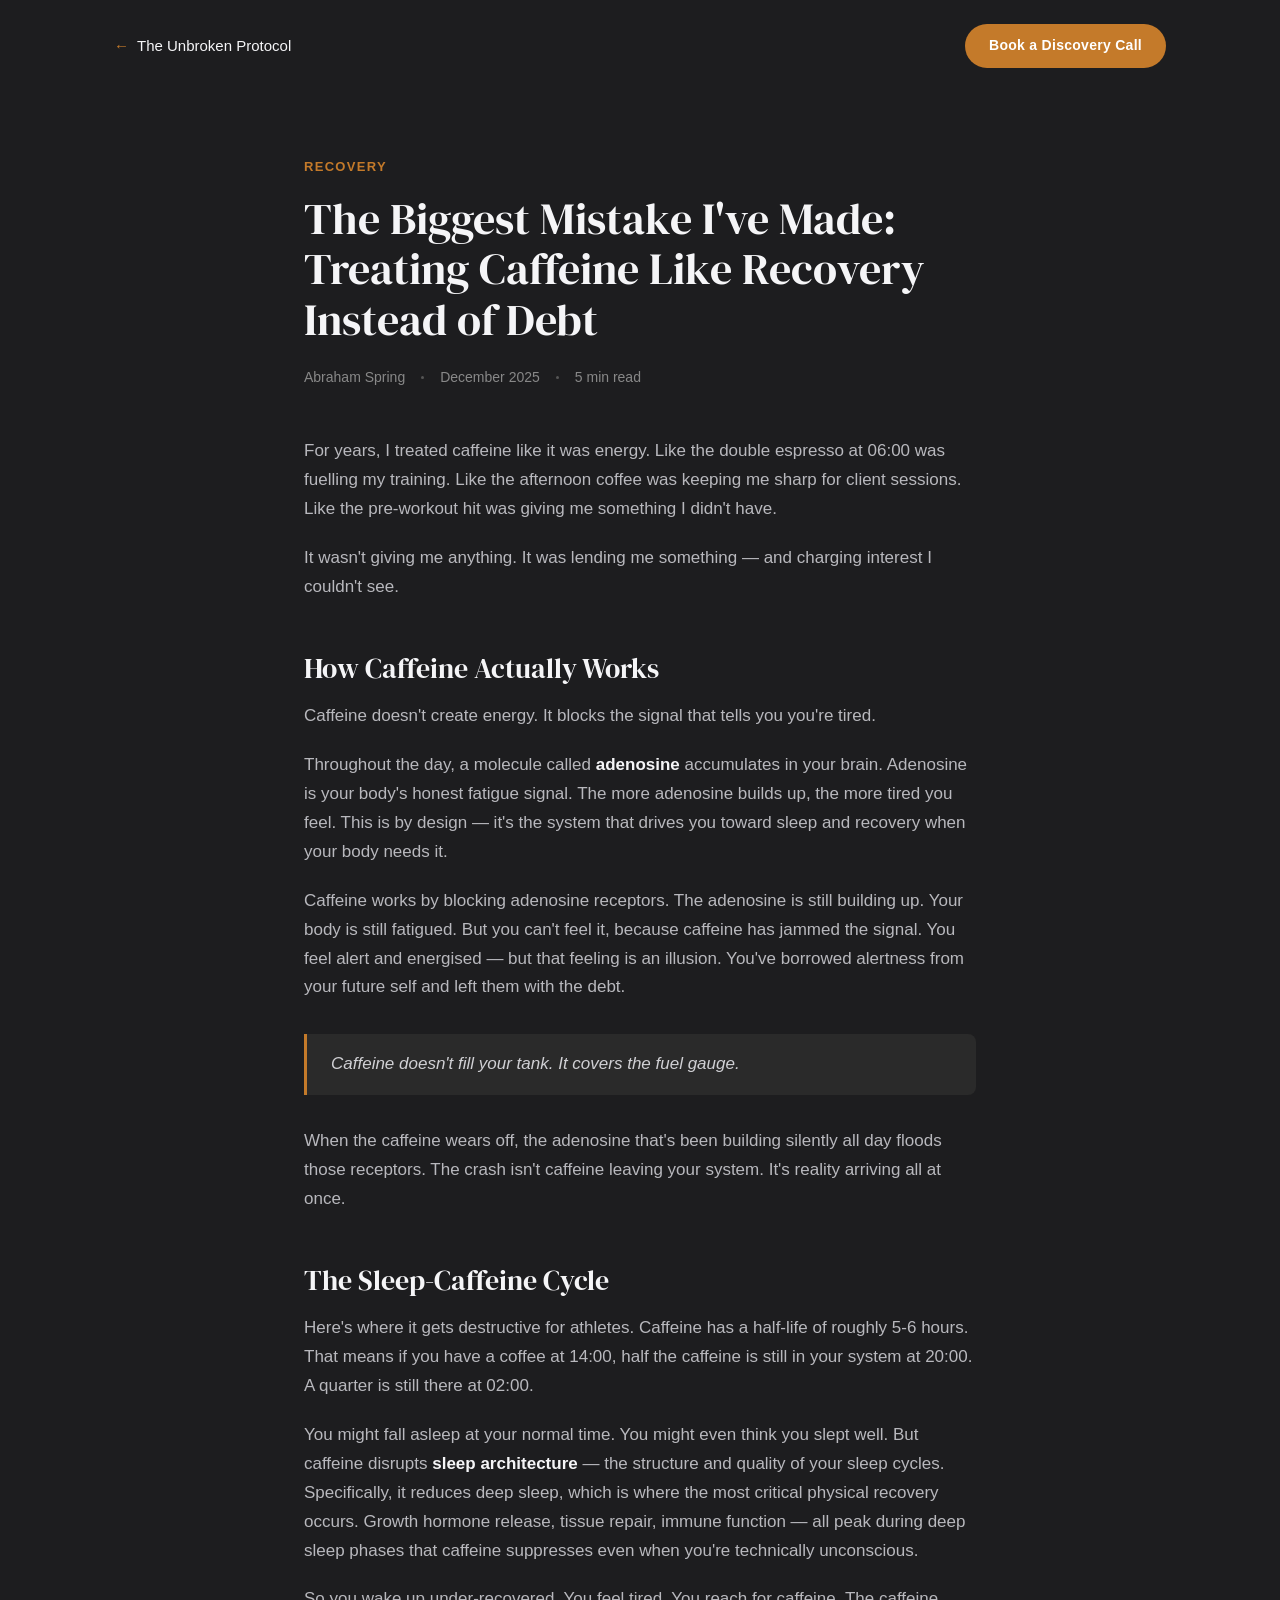
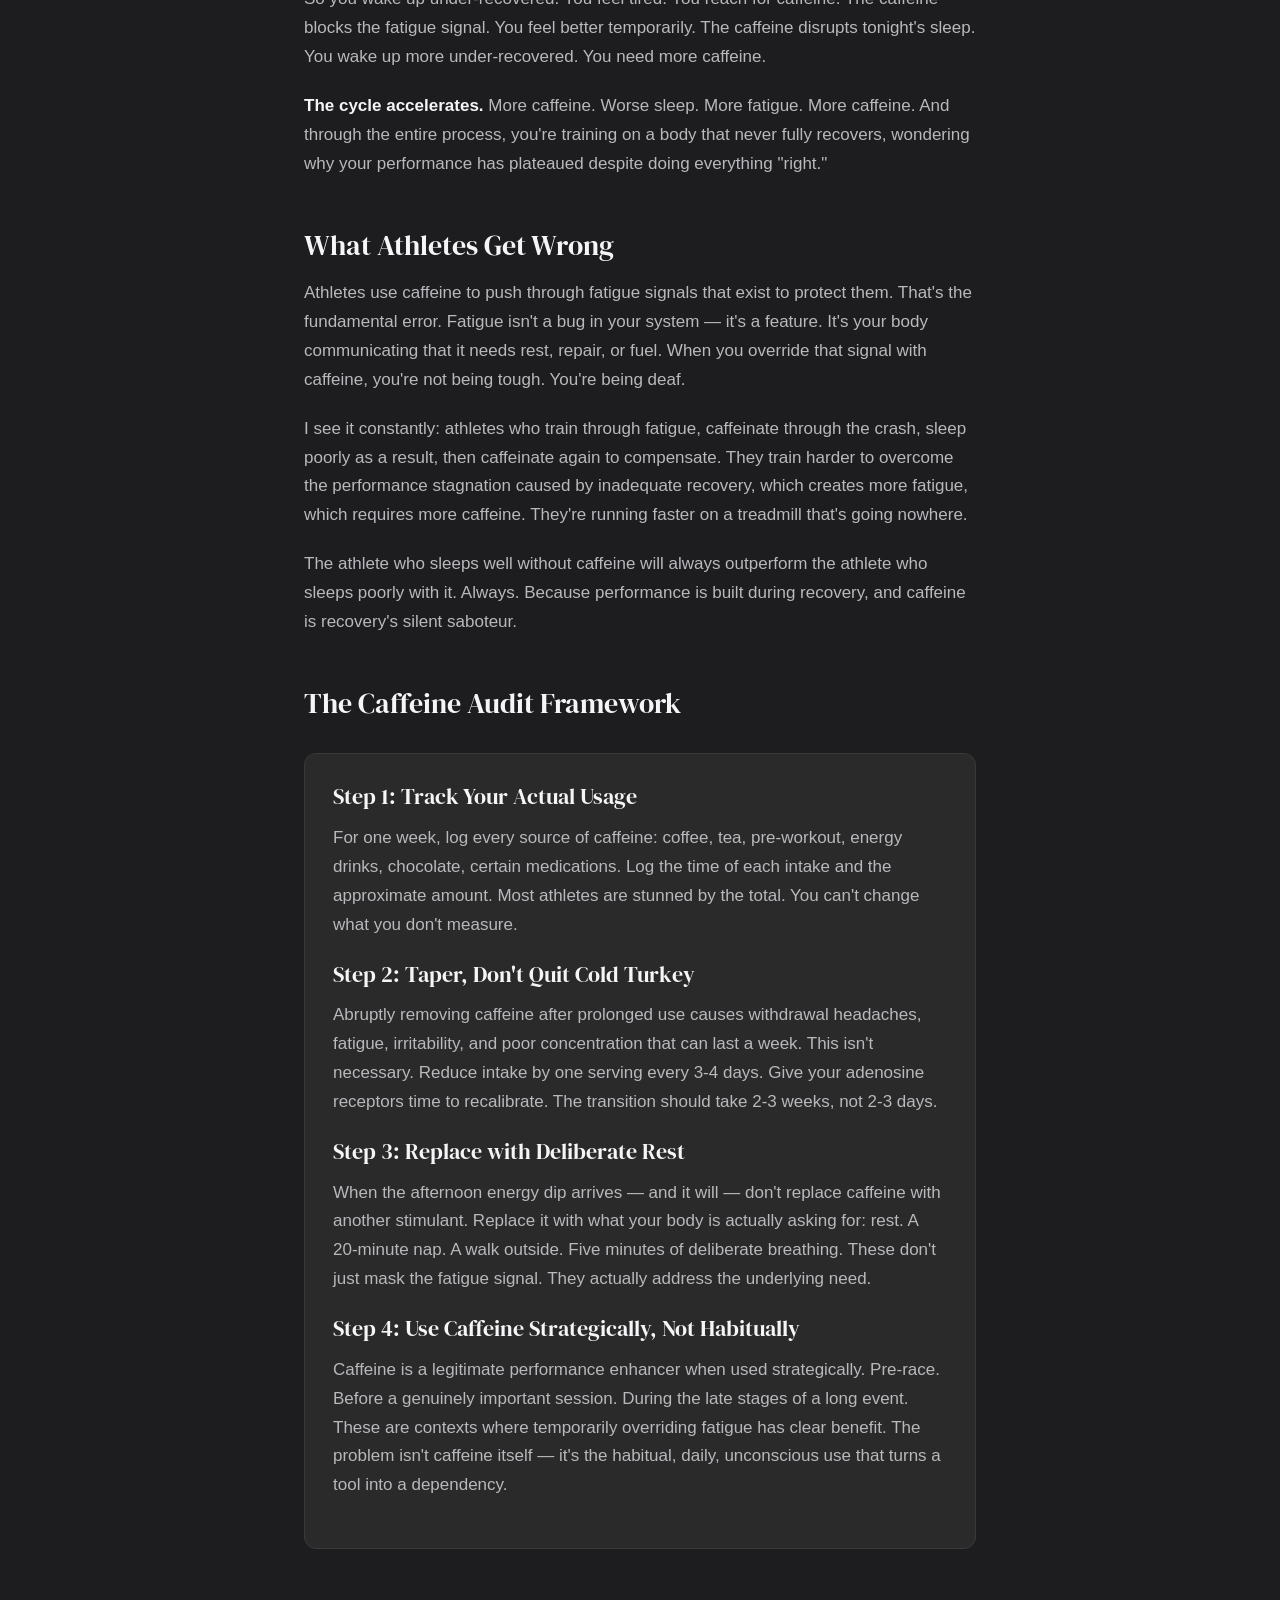
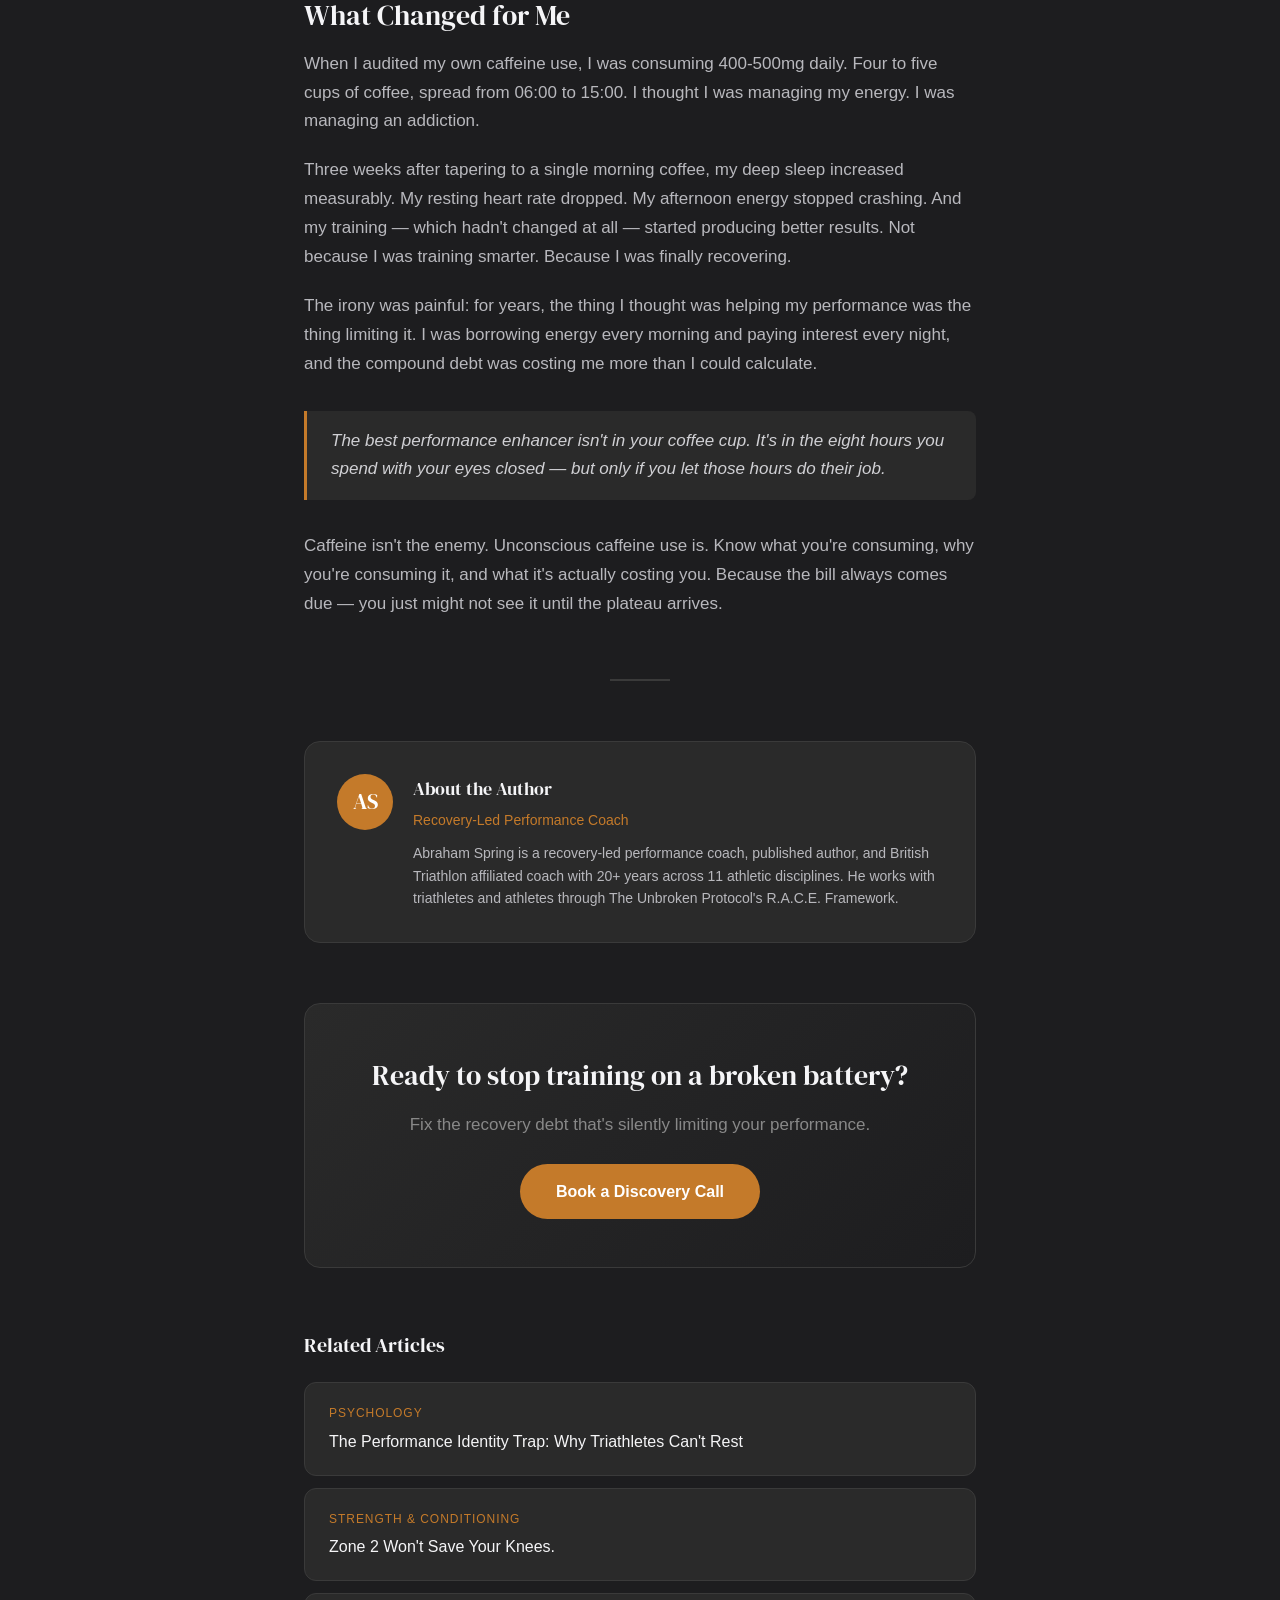
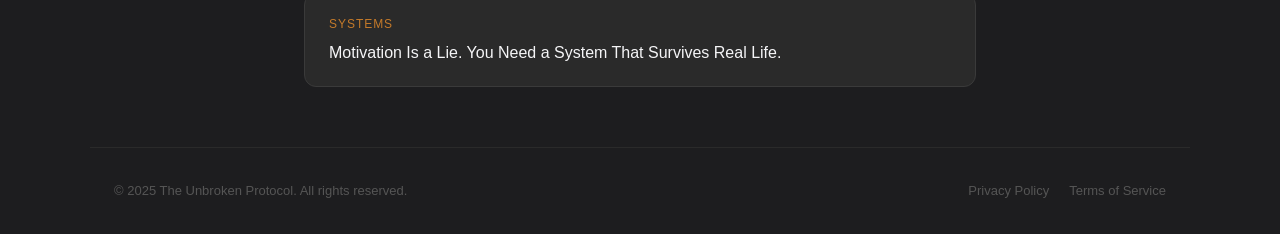
<file: blog/caffeine-recovery-debt.html>
<!DOCTYPE html>
<html lang="en">
<head>
    <meta charset="UTF-8">
    <meta name="viewport" content="width=device-width, initial-scale=1.0">
    <!-- Google Analytics (GA4) -->
    <script async src="https://www.googletagmanager.com/gtag/js?id=G-G8VF61J7PK"></script>
    <script>
      window.dataLayer = window.dataLayer || [];
      function gtag(){dataLayer.push(arguments);}
      gtag('js', new Date());
      gtag('config', 'G-G8VF61J7PK');
    </script>
    <title>The Biggest Mistake I've Made: Treating Caffeine Like Recovery Instead of Debt | The Unbroken Protocol</title>
    <meta name="description" content="How caffeine masks the signals your body needs you to hear. The hidden cost of borrowing energy from tomorrow to perform today.">
    <meta name="keywords" content="caffeine and sleep, athlete recovery, sleep architecture, performance nutrition">
    <link rel="canonical" href="https://abrahamspring.co.uk/blog/caffeine-recovery-debt">

    <!-- Open Graph -->
    <meta property="og:title" content="The Biggest Mistake I've Made: Treating Caffeine Like Recovery Instead of Debt">
    <meta property="og:description" content="How caffeine masks the signals your body needs you to hear. The hidden cost of borrowing energy.">
    <meta property="og:type" content="article">
    <meta property="og:url" content="https://abrahamspring.co.uk/blog/caffeine-recovery-debt">
    <meta property="og:site_name" content="The Unbroken Protocol">

    <!-- Twitter Card -->
    <meta name="twitter:card" content="summary_large_image">
    <meta name="twitter:title" content="The Biggest Mistake I've Made: Treating Caffeine Like Recovery Instead of Debt">
    <meta name="twitter:description" content="How caffeine masks the signals your body needs you to hear.">

    <!-- Favicon -->
    <meta name="theme-color" content="#C47A2A">
    <link rel="icon" href="/favicon.ico" sizes="any">
    <link rel="icon" type="image/png" sizes="32x32" href="/assets/icon-32.png">
    <link rel="apple-touch-icon" href="/assets/icon-192.png">
    <link rel="manifest" href="/manifest.json">

    <!-- Fonts -->
    <link rel="preconnect" href="https://fonts.googleapis.com">
    <link rel="preconnect" href="https://fonts.gstatic.com" crossorigin>
    <link href="https://fonts.googleapis.com/css2?family=DM+Serif+Display:ital@0;1&display=swap" rel="stylesheet">

    <!-- JSON-LD Schema -->
    <script type="application/ld+json">
    {
        "@context": "https://schema.org",
        "@type": "BlogPosting",
        "headline": "The Biggest Mistake I've Made: Treating Caffeine Like Recovery Instead of Debt",
        "description": "How caffeine masks the signals your body needs you to hear. The hidden cost of borrowing energy from tomorrow to perform today.",
        "author": {
            "@type": "Person",
            "name": "Abraham Spring",
            "jobTitle": "Recovery-Led Performance Coach",
            "url": "https://abrahamspring.co.uk"
        },
        "publisher": {
            "@type": "Organization",
            "name": "The Unbroken Protocol"
        },
        "datePublished": "2025-12-01",
        "dateModified": "2025-12-01",
        "mainEntityOfPage": {
            "@type": "WebPage",
            "@id": "https://abrahamspring.co.uk/blog/caffeine-recovery-debt"
        },
        "keywords": ["caffeine and sleep", "athlete recovery", "sleep architecture", "performance nutrition"],
        "wordCount": 1300,
        "timeRequired": "PT5M"
    }
    </script>

    <style>
        *, *::before, *::after { margin: 0; padding: 0; box-sizing: border-box; }

        body {
            background-color: #1D1D1F;
            color: #B8B8BD;
            font-family: -apple-system, BlinkMacSystemFont, 'Segoe UI', Roboto, Oxygen, Ubuntu, Cantarell, 'Open Sans', 'Helvetica Neue', sans-serif;
            line-height: 1.7;
            font-size: 17px;
            -webkit-font-smoothing: antialiased;
        }

        h1, h2, h3, h4 {
            font-family: 'DM Serif Display', Georgia, serif;
            color: #F5F5F7;
            font-weight: 400;
        }

        a { color: #C47A2A; text-decoration: none; transition: opacity 0.2s; }
        a:hover { opacity: 0.85; }

        .nav {
            display: flex;
            justify-content: space-between;
            align-items: center;
            max-width: 1100px;
            margin: 0 auto;
            padding: 24px 24px;
        }
        .nav-back { font-size: 15px; color: #F5F5F7; display: flex; align-items: center; gap: 8px; }
        .nav-back span { color: #C47A2A; }
        .nav-cta {
            background: #C47A2A;
            color: #fff;
            padding: 10px 24px;
            border-radius: 980px;
            font-size: 14px;
            font-weight: 600;
            letter-spacing: 0.02em;
        }

        .article-header {
            max-width: 720px;
            margin: 60px auto 0;
            padding: 0 24px;
        }
        .article-tag {
            display: inline-block;
            color: #C47A2A;
            font-size: 13px;
            font-weight: 600;
            text-transform: uppercase;
            letter-spacing: 0.1em;
            margin-bottom: 16px;
        }
        .article-header h1 {
            font-size: clamp(28px, 5vw, 44px);
            line-height: 1.15;
            margin-bottom: 20px;
        }
        .article-meta {
            font-size: 14px;
            color: #888;
            display: flex;
            gap: 16px;
            align-items: center;
        }
        .article-meta span { display: flex; align-items: center; gap: 6px; }
        .meta-dot { width: 3px; height: 3px; background: #555; border-radius: 50%; }

        .article-body {
            max-width: 720px;
            margin: 48px auto 0;
            padding: 0 24px;
        }
        .article-body h2 {
            font-size: 28px;
            margin: 48px 0 16px;
            line-height: 1.3;
        }
        .article-body h3 {
            font-size: 22px;
            margin: 36px 0 12px;
            line-height: 1.35;
        }
        .article-body p { margin-bottom: 20px; }
        .article-body ul, .article-body ol { margin: 0 0 20px 24px; }
        .article-body li { margin-bottom: 8px; }
        .article-body blockquote {
            border-left: 3px solid #C47A2A;
            padding: 16px 24px;
            margin: 32px 0;
            background: #2a2a2a;
            border-radius: 0 8px 8px 0;
            font-style: italic;
            color: #d0d0d4;
        }
        .article-body strong { color: #F5F5F7; }
        .highlight-box {
            background: #2a2a2a;
            border: 1px solid #3a3a3a;
            border-radius: 12px;
            padding: 28px;
            margin: 32px 0;
        }
        .highlight-box h3 { margin-top: 0; }

        .divider {
            width: 60px;
            height: 2px;
            background: #3a3a3a;
            margin: 60px auto;
        }

        .author-box {
            max-width: 720px;
            margin: 0 auto;
            padding: 0 24px;
        }
        .author-card {
            background: #2a2a2a;
            border: 1px solid #3a3a3a;
            border-radius: 16px;
            padding: 32px;
            display: flex;
            gap: 20px;
            align-items: flex-start;
        }
        .author-avatar {
            width: 56px;
            height: 56px;
            border-radius: 50%;
            background: #C47A2A;
            display: flex;
            align-items: center;
            justify-content: center;
            font-family: 'DM Serif Display', Georgia, serif;
            color: #fff;
            font-size: 22px;
            flex-shrink: 0;
        }
        .author-info h4 { font-size: 18px; margin-bottom: 4px; }
        .author-info .author-title { color: #C47A2A; font-size: 14px; margin-bottom: 10px; }
        .author-info p { font-size: 14px; line-height: 1.6; }

        .cta-section {
            max-width: 720px;
            margin: 60px auto;
            padding: 0 24px;
            text-align: center;
        }
        .cta-card {
            background: linear-gradient(135deg, #2a2a2a 0%, #1D1D1F 100%);
            border: 1px solid #3a3a3a;
            border-radius: 16px;
            padding: 48px 32px;
        }
        .cta-card h2 { font-size: 28px; margin-bottom: 12px; }
        .cta-card p { margin-bottom: 24px; color: #888; }
        .cta-btn {
            display: inline-block;
            background: #C47A2A;
            color: #fff;
            padding: 14px 36px;
            border-radius: 980px;
            font-size: 16px;
            font-weight: 600;
        }

        .related-section {
            max-width: 720px;
            margin: 0 auto 60px;
            padding: 0 24px;
        }
        .related-section h3 {
            font-size: 20px;
            margin-bottom: 20px;
            color: #F5F5F7;
            font-family: 'DM Serif Display', Georgia, serif;
        }
        .related-link {
            display: block;
            background: #2a2a2a;
            border: 1px solid #3a3a3a;
            border-radius: 12px;
            padding: 20px 24px;
            margin-bottom: 12px;
            transition: border-color 0.2s;
        }
        .related-link:hover { border-color: #C47A2A; }
        .related-link .r-tag { font-size: 12px; color: #C47A2A; text-transform: uppercase; letter-spacing: 0.08em; }
        .related-link .r-title { color: #F5F5F7; font-size: 16px; margin-top: 4px; }

        .footer {
            border-top: 1px solid #2a2a2a;
            max-width: 1100px;
            margin: 0 auto;
            padding: 32px 24px;
            display: flex;
            justify-content: space-between;
            align-items: center;
            font-size: 13px;
            color: #555;
            flex-wrap: wrap;
            gap: 12px;
        }
        .footer-links { display: flex; gap: 20px; }
        .footer-links a { color: #555; font-size: 13px; }

        @media (max-width: 600px) {
            .nav-cta { padding: 8px 16px; font-size: 13px; }
            .author-card { flex-direction: column; }
            .footer { flex-direction: column; text-align: center; }
        }
    </style>
</head>
<body>

    <nav class="nav">
        <a href="/" class="nav-back"><span>&larr;</span> The Unbroken Protocol</a>
        <a href="/#apply-form" class="nav-cta">Book a Discovery Call</a>
    </nav>

    <header class="article-header">
        <div class="article-tag">Recovery</div>
        <h1>The Biggest Mistake I've Made: Treating Caffeine Like Recovery Instead of Debt</h1>
        <div class="article-meta">
            <span>Abraham Spring</span>
            <div class="meta-dot"></div>
            <span>December 2025</span>
            <div class="meta-dot"></div>
            <span>5 min read</span>
        </div>
    </header>

    <article class="article-body">

        <p>For years, I treated caffeine like it was energy. Like the double espresso at 06:00 was fuelling my training. Like the afternoon coffee was keeping me sharp for client sessions. Like the pre-workout hit was giving me something I didn't have.</p>

        <p>It wasn't giving me anything. It was lending me something — and charging interest I couldn't see.</p>

        <h2>How Caffeine Actually Works</h2>

        <p>Caffeine doesn't create energy. It blocks the signal that tells you you're tired.</p>

        <p>Throughout the day, a molecule called <strong>adenosine</strong> accumulates in your brain. Adenosine is your body's honest fatigue signal. The more adenosine builds up, the more tired you feel. This is by design — it's the system that drives you toward sleep and recovery when your body needs it.</p>

        <p>Caffeine works by blocking adenosine receptors. The adenosine is still building up. Your body is still fatigued. But you can't feel it, because caffeine has jammed the signal. You feel alert and energised — but that feeling is an illusion. You've borrowed alertness from your future self and left them with the debt.</p>

        <blockquote>Caffeine doesn't fill your tank. It covers the fuel gauge.</blockquote>

        <p>When the caffeine wears off, the adenosine that's been building silently all day floods those receptors. The crash isn't caffeine leaving your system. It's reality arriving all at once.</p>

        <h2>The Sleep-Caffeine Cycle</h2>

        <p>Here's where it gets destructive for athletes. Caffeine has a half-life of roughly 5-6 hours. That means if you have a coffee at 14:00, half the caffeine is still in your system at 20:00. A quarter is still there at 02:00.</p>

        <p>You might fall asleep at your normal time. You might even think you slept well. But caffeine disrupts <strong>sleep architecture</strong> — the structure and quality of your sleep cycles. Specifically, it reduces deep sleep, which is where the most critical physical recovery occurs. Growth hormone release, tissue repair, immune function — all peak during deep sleep phases that caffeine suppresses even when you're technically unconscious.</p>

        <p>So you wake up under-recovered. You feel tired. You reach for caffeine. The caffeine blocks the fatigue signal. You feel better temporarily. The caffeine disrupts tonight's sleep. You wake up more under-recovered. You need more caffeine.</p>

        <p><strong>The cycle accelerates.</strong> More caffeine. Worse sleep. More fatigue. More caffeine. And through the entire process, you're training on a body that never fully recovers, wondering why your performance has plateaued despite doing everything "right."</p>

        <h2>What Athletes Get Wrong</h2>

        <p>Athletes use caffeine to push through fatigue signals that exist to protect them. That's the fundamental error. Fatigue isn't a bug in your system — it's a feature. It's your body communicating that it needs rest, repair, or fuel. When you override that signal with caffeine, you're not being tough. You're being deaf.</p>

        <p>I see it constantly: athletes who train through fatigue, caffeinate through the crash, sleep poorly as a result, then caffeinate again to compensate. They train harder to overcome the performance stagnation caused by inadequate recovery, which creates more fatigue, which requires more caffeine. They're running faster on a treadmill that's going nowhere.</p>

        <p>The athlete who sleeps well without caffeine will always outperform the athlete who sleeps poorly with it. Always. Because performance is built during recovery, and caffeine is recovery's silent saboteur.</p>

        <h2>The Caffeine Audit Framework</h2>

        <div class="highlight-box">
            <h3>Step 1: Track Your Actual Usage</h3>
            <p>For one week, log every source of caffeine: coffee, tea, pre-workout, energy drinks, chocolate, certain medications. Log the time of each intake and the approximate amount. Most athletes are stunned by the total. You can't change what you don't measure.</p>

            <h3>Step 2: Taper, Don't Quit Cold Turkey</h3>
            <p>Abruptly removing caffeine after prolonged use causes withdrawal headaches, fatigue, irritability, and poor concentration that can last a week. This isn't necessary. Reduce intake by one serving every 3-4 days. Give your adenosine receptors time to recalibrate. The transition should take 2-3 weeks, not 2-3 days.</p>

            <h3>Step 3: Replace with Deliberate Rest</h3>
            <p>When the afternoon energy dip arrives — and it will — don't replace caffeine with another stimulant. Replace it with what your body is actually asking for: rest. A 20-minute nap. A walk outside. Five minutes of deliberate breathing. These don't just mask the fatigue signal. They actually address the underlying need.</p>

            <h3>Step 4: Use Caffeine Strategically, Not Habitually</h3>
            <p>Caffeine is a legitimate performance enhancer when used strategically. Pre-race. Before a genuinely important session. During the late stages of a long event. These are contexts where temporarily overriding fatigue has clear benefit. The problem isn't caffeine itself — it's the habitual, daily, unconscious use that turns a tool into a dependency.</p>
        </div>

        <h2>What Changed for Me</h2>

        <p>When I audited my own caffeine use, I was consuming 400-500mg daily. Four to five cups of coffee, spread from 06:00 to 15:00. I thought I was managing my energy. I was managing an addiction.</p>

        <p>Three weeks after tapering to a single morning coffee, my deep sleep increased measurably. My resting heart rate dropped. My afternoon energy stopped crashing. And my training — which hadn't changed at all — started producing better results. Not because I was training smarter. Because I was finally recovering.</p>

        <p>The irony was painful: for years, the thing I thought was helping my performance was the thing limiting it. I was borrowing energy every morning and paying interest every night, and the compound debt was costing me more than I could calculate.</p>

        <blockquote>The best performance enhancer isn't in your coffee cup. It's in the eight hours you spend with your eyes closed — but only if you let those hours do their job.</blockquote>

        <p>Caffeine isn't the enemy. Unconscious caffeine use is. Know what you're consuming, why you're consuming it, and what it's actually costing you. Because the bill always comes due — you just might not see it until the plateau arrives.</p>

    </article>

    <div class="divider"></div>

    <div class="author-box">
        <div class="author-card">
            <div class="author-avatar">AS</div>
            <div class="author-info">
                <h4>About the Author</h4>
                <div class="author-title">Recovery-Led Performance Coach</div>
                <p>Abraham Spring is a recovery-led performance coach, published author, and British Triathlon affiliated coach with 20+ years across 11 athletic disciplines. He works with triathletes and athletes through The Unbroken Protocol's R.A.C.E. Framework.</p>
            </div>
        </div>
    </div>

    <div class="cta-section">
        <div class="cta-card">
            <h2>Ready to stop training on a broken battery?</h2>
            <p>Fix the recovery debt that's silently limiting your performance.</p>
            <a href="/#apply-form" class="cta-btn">Book a Discovery Call</a>
        </div>
    </div>

    <div class="related-section">
        <h3>Related Articles</h3>
        <a href="/blog/performance-identity-trap" class="related-link">
            <div class="r-tag">Psychology</div>
            <div class="r-title">The Performance Identity Trap: Why Triathletes Can't Rest</div>
        </a>
        <a href="/blog/zone-2-wont-save-your-knees" class="related-link">
            <div class="r-tag">Strength & Conditioning</div>
            <div class="r-title">Zone 2 Won't Save Your Knees.</div>
        </a>
        <a href="/blog/motivation-is-a-lie" class="related-link">
            <div class="r-tag">Systems</div>
            <div class="r-title">Motivation Is a Lie. You Need a System That Survives Real Life.</div>
        </a>
    </div>

    <footer class="footer">
        <div>&copy; 2025 The Unbroken Protocol. All rights reserved.</div>
        <div class="footer-links">
            <a href="/privacy">Privacy Policy</a>
            <a href="/terms">Terms of Service</a>
        </div>
    </footer>

</body>
</html>
</file>
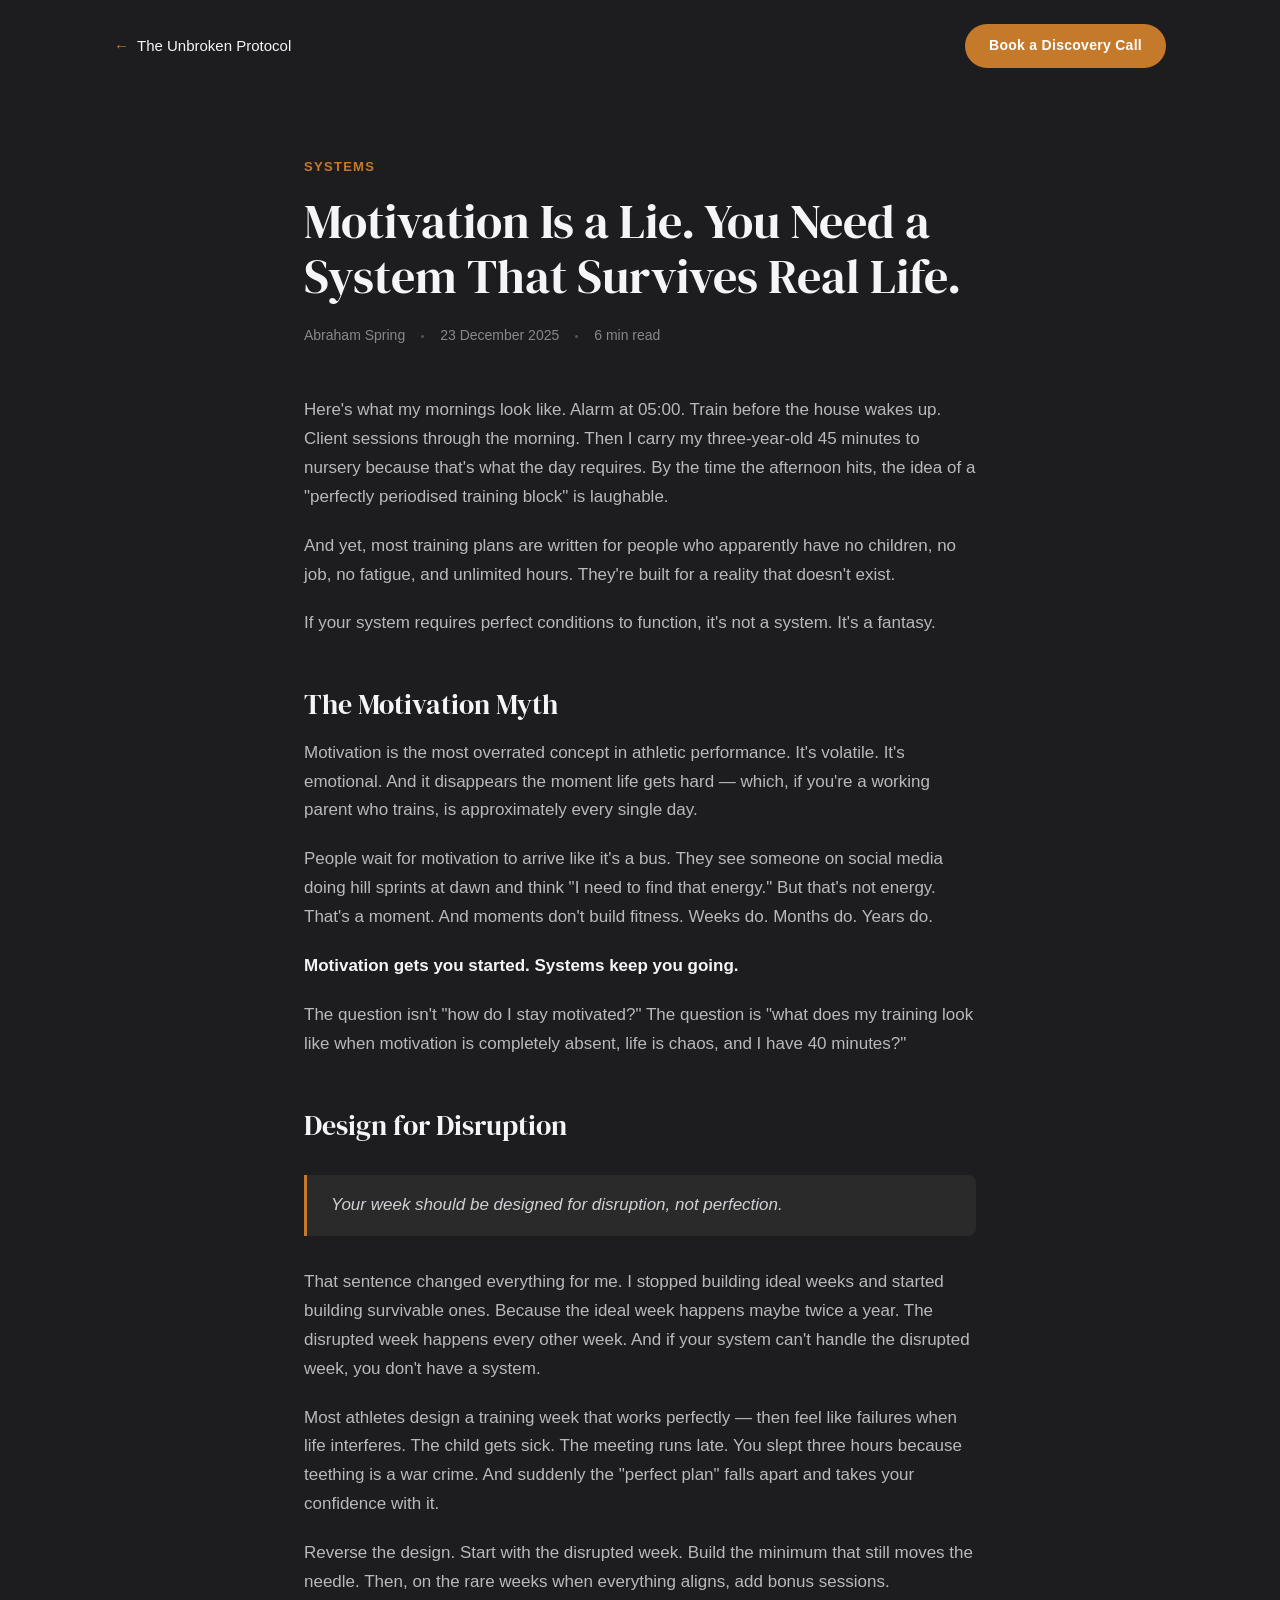
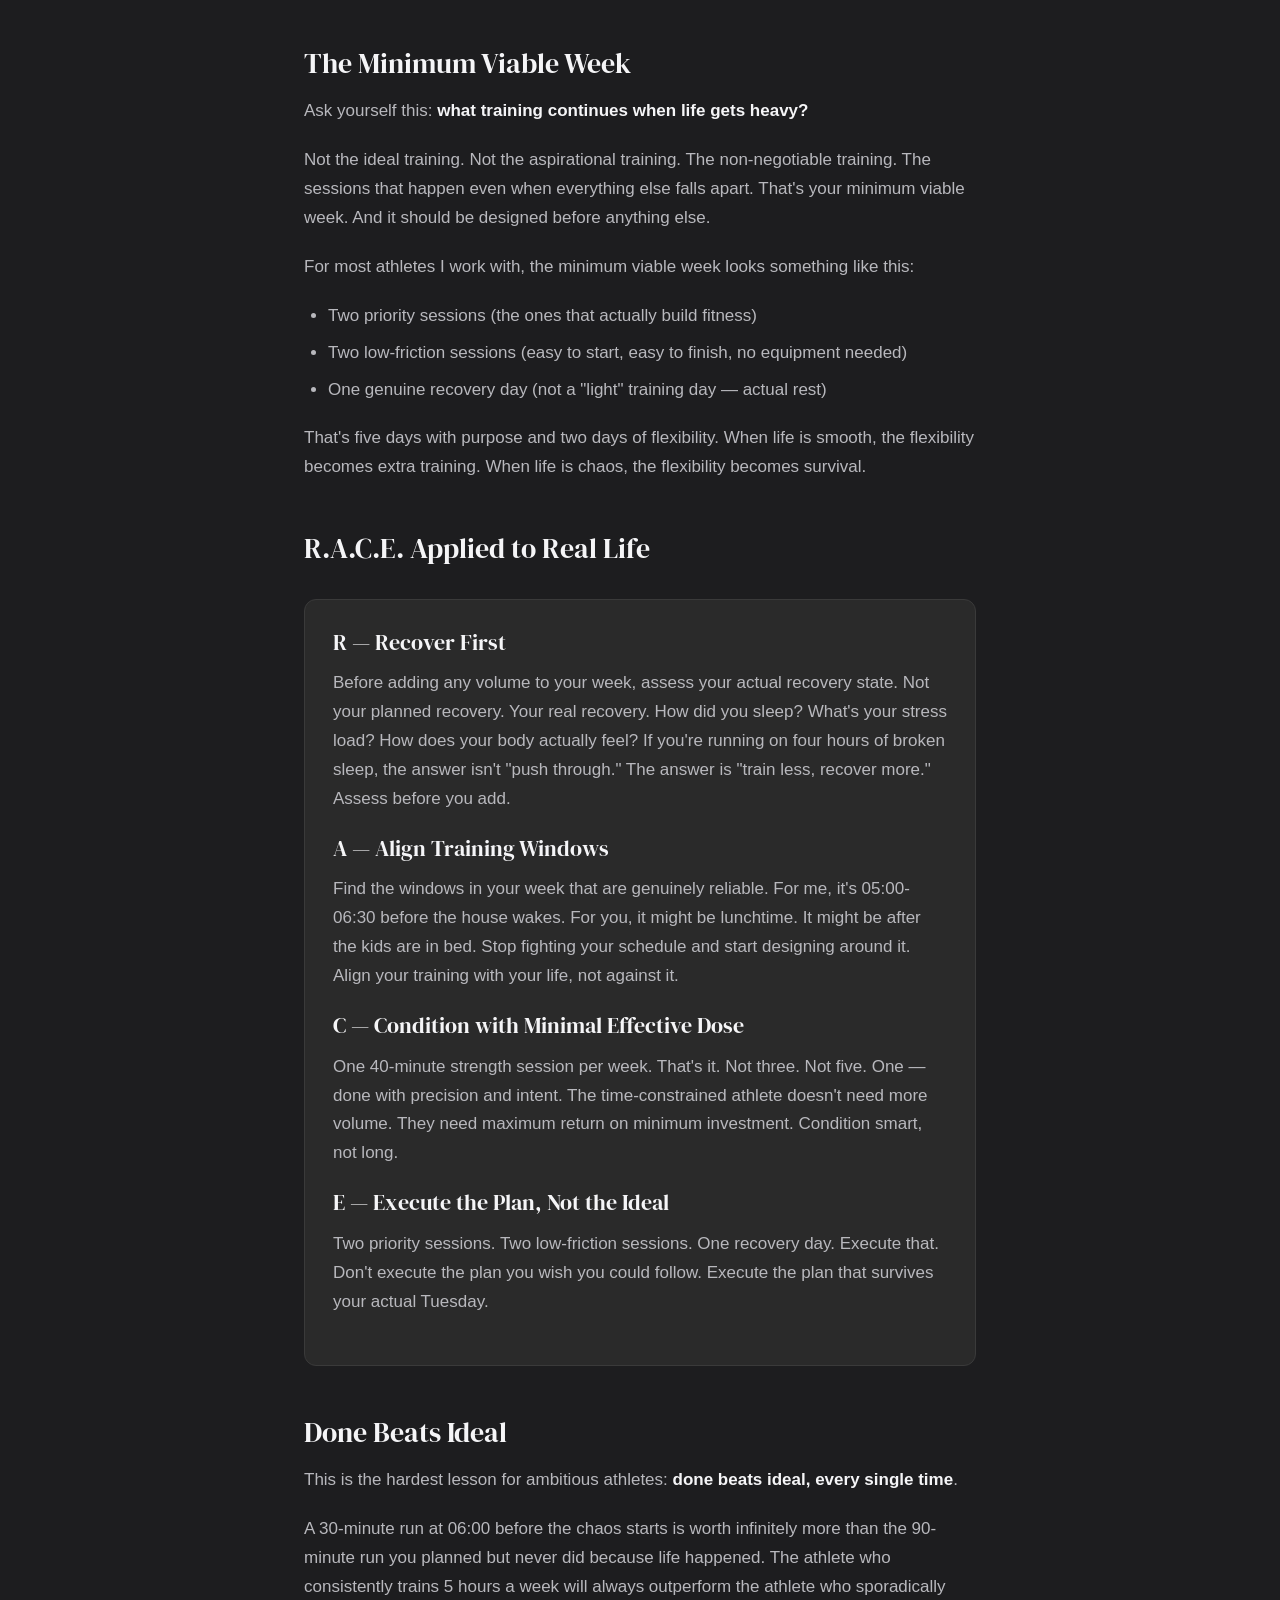
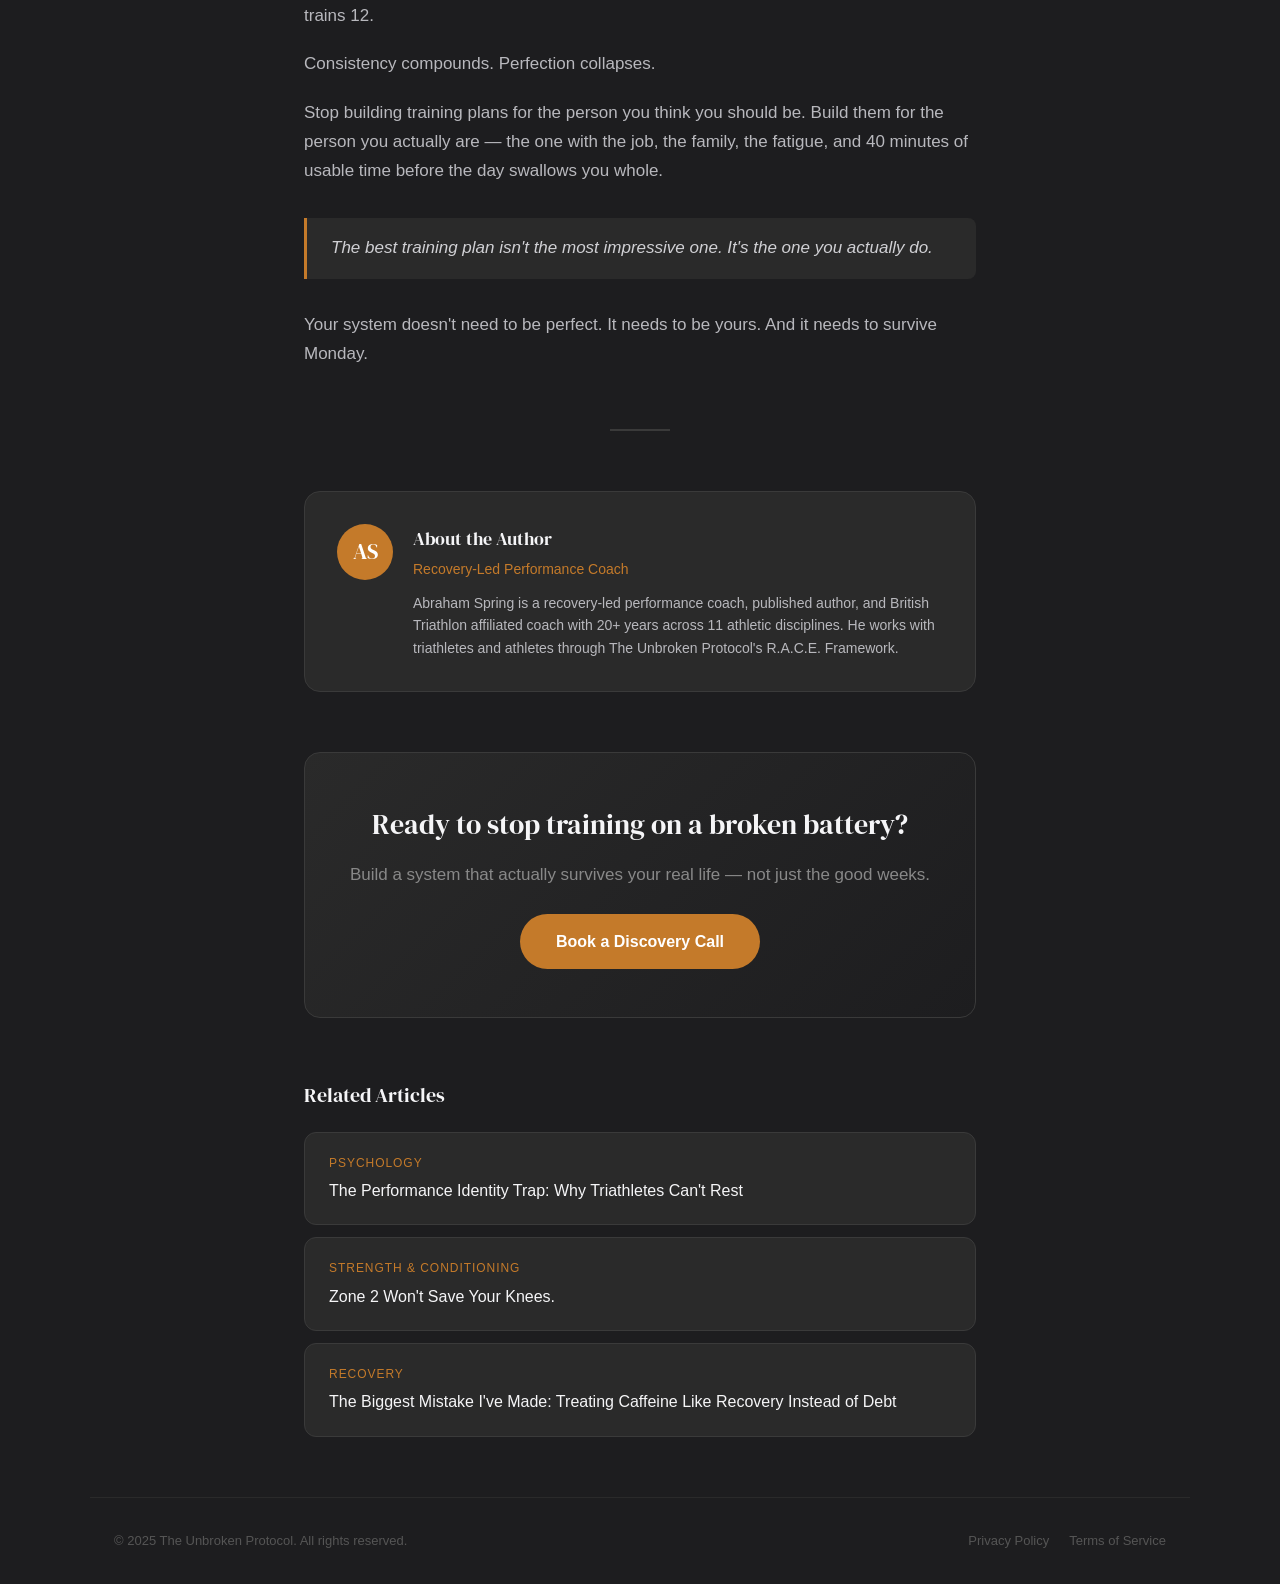
<file: blog/motivation-is-a-lie.html>
<!DOCTYPE html>
<html lang="en">
<head>
    <meta charset="UTF-8">
    <meta name="viewport" content="width=device-width, initial-scale=1.0">
    <!-- Google Analytics (GA4) -->
    <script async src="https://www.googletagmanager.com/gtag/js?id=G-G8VF61J7PK"></script>
    <script>
      window.dataLayer = window.dataLayer || [];
      function gtag(){dataLayer.push(arguments);}
      gtag('js', new Date());
      gtag('config', 'G-G8VF61J7PK');
    </script>
    <title>Motivation Is a Lie. You Need a System That Survives Real Life. | The Unbroken Protocol</title>
    <meta name="description" content="A framework for time-constrained athletes managing family, work, and training. Your week should be designed for disruption, not perfection.">
    <meta name="keywords" content="training systems, time-constrained athlete, parent athlete, training consistency">
    <link rel="canonical" href="https://abrahamspring.co.uk/blog/motivation-is-a-lie">

    <!-- Open Graph -->
    <meta property="og:title" content="Motivation Is a Lie. You Need a System That Survives Real Life.">
    <meta property="og:description" content="A framework for time-constrained athletes managing family, work, and training.">
    <meta property="og:type" content="article">
    <meta property="og:url" content="https://abrahamspring.co.uk/blog/motivation-is-a-lie">
    <meta property="og:site_name" content="The Unbroken Protocol">

    <!-- Twitter Card -->
    <meta name="twitter:card" content="summary_large_image">
    <meta name="twitter:title" content="Motivation Is a Lie. You Need a System That Survives Real Life.">
    <meta name="twitter:description" content="A framework for time-constrained athletes managing family, work, and training.">

    <!-- Favicon -->
    <meta name="theme-color" content="#C47A2A">
    <link rel="icon" href="/favicon.ico" sizes="any">
    <link rel="icon" type="image/png" sizes="32x32" href="/assets/icon-32.png">
    <link rel="apple-touch-icon" href="/assets/icon-192.png">
    <link rel="manifest" href="/manifest.json">

    <!-- Fonts -->
    <link rel="preconnect" href="https://fonts.googleapis.com">
    <link rel="preconnect" href="https://fonts.gstatic.com" crossorigin>
    <link href="https://fonts.googleapis.com/css2?family=DM+Serif+Display:ital@0;1&display=swap" rel="stylesheet">

    <!-- JSON-LD Schema -->
    <script type="application/ld+json">
    {
        "@context": "https://schema.org",
        "@type": "BlogPosting",
        "headline": "Motivation Is a Lie. You Need a System That Survives Real Life.",
        "description": "A framework for time-constrained athletes managing family, work, and training.",
        "author": {
            "@type": "Person",
            "name": "Abraham Spring",
            "jobTitle": "Recovery-Led Performance Coach",
            "url": "https://abrahamspring.co.uk"
        },
        "publisher": {
            "@type": "Organization",
            "name": "The Unbroken Protocol"
        },
        "datePublished": "2025-12-23",
        "dateModified": "2025-12-23",
        "mainEntityOfPage": {
            "@type": "WebPage",
            "@id": "https://abrahamspring.co.uk/blog/motivation-is-a-lie"
        },
        "keywords": ["training systems", "time-constrained athlete", "parent athlete", "training consistency"],
        "wordCount": 1500,
        "timeRequired": "PT6M"
    }
    </script>

    <style>
        *, *::before, *::after { margin: 0; padding: 0; box-sizing: border-box; }

        body {
            background-color: #1D1D1F;
            color: #B8B8BD;
            font-family: -apple-system, BlinkMacSystemFont, 'Segoe UI', Roboto, Oxygen, Ubuntu, Cantarell, 'Open Sans', 'Helvetica Neue', sans-serif;
            line-height: 1.7;
            font-size: 17px;
            -webkit-font-smoothing: antialiased;
        }

        h1, h2, h3, h4 {
            font-family: 'DM Serif Display', Georgia, serif;
            color: #F5F5F7;
            font-weight: 400;
        }

        a { color: #C47A2A; text-decoration: none; transition: opacity 0.2s; }
        a:hover { opacity: 0.85; }

        .nav {
            display: flex;
            justify-content: space-between;
            align-items: center;
            max-width: 1100px;
            margin: 0 auto;
            padding: 24px 24px;
        }
        .nav-back { font-size: 15px; color: #F5F5F7; display: flex; align-items: center; gap: 8px; }
        .nav-back span { color: #C47A2A; }
        .nav-cta {
            background: #C47A2A;
            color: #fff;
            padding: 10px 24px;
            border-radius: 980px;
            font-size: 14px;
            font-weight: 600;
            letter-spacing: 0.02em;
        }

        .article-header {
            max-width: 720px;
            margin: 60px auto 0;
            padding: 0 24px;
        }
        .article-tag {
            display: inline-block;
            color: #C47A2A;
            font-size: 13px;
            font-weight: 600;
            text-transform: uppercase;
            letter-spacing: 0.1em;
            margin-bottom: 16px;
        }
        .article-header h1 {
            font-size: clamp(32px, 5vw, 48px);
            line-height: 1.15;
            margin-bottom: 20px;
        }
        .article-meta {
            font-size: 14px;
            color: #888;
            display: flex;
            gap: 16px;
            align-items: center;
        }
        .article-meta span { display: flex; align-items: center; gap: 6px; }
        .meta-dot { width: 3px; height: 3px; background: #555; border-radius: 50%; }

        .article-body {
            max-width: 720px;
            margin: 48px auto 0;
            padding: 0 24px;
        }
        .article-body h2 {
            font-size: 28px;
            margin: 48px 0 16px;
            line-height: 1.3;
        }
        .article-body h3 {
            font-size: 22px;
            margin: 36px 0 12px;
            line-height: 1.35;
        }
        .article-body p { margin-bottom: 20px; }
        .article-body ul, .article-body ol { margin: 0 0 20px 24px; }
        .article-body li { margin-bottom: 8px; }
        .article-body blockquote {
            border-left: 3px solid #C47A2A;
            padding: 16px 24px;
            margin: 32px 0;
            background: #2a2a2a;
            border-radius: 0 8px 8px 0;
            font-style: italic;
            color: #d0d0d4;
        }
        .article-body strong { color: #F5F5F7; }
        .highlight-box {
            background: #2a2a2a;
            border: 1px solid #3a3a3a;
            border-radius: 12px;
            padding: 28px;
            margin: 32px 0;
        }
        .highlight-box h3 { margin-top: 0; }

        .divider {
            width: 60px;
            height: 2px;
            background: #3a3a3a;
            margin: 60px auto;
        }

        .author-box {
            max-width: 720px;
            margin: 0 auto;
            padding: 0 24px;
        }
        .author-card {
            background: #2a2a2a;
            border: 1px solid #3a3a3a;
            border-radius: 16px;
            padding: 32px;
            display: flex;
            gap: 20px;
            align-items: flex-start;
        }
        .author-avatar {
            width: 56px;
            height: 56px;
            border-radius: 50%;
            background: #C47A2A;
            display: flex;
            align-items: center;
            justify-content: center;
            font-family: 'DM Serif Display', Georgia, serif;
            color: #fff;
            font-size: 22px;
            flex-shrink: 0;
        }
        .author-info h4 { font-size: 18px; margin-bottom: 4px; }
        .author-info .author-title { color: #C47A2A; font-size: 14px; margin-bottom: 10px; }
        .author-info p { font-size: 14px; line-height: 1.6; }

        .cta-section {
            max-width: 720px;
            margin: 60px auto;
            padding: 0 24px;
            text-align: center;
        }
        .cta-card {
            background: linear-gradient(135deg, #2a2a2a 0%, #1D1D1F 100%);
            border: 1px solid #3a3a3a;
            border-radius: 16px;
            padding: 48px 32px;
        }
        .cta-card h2 { font-size: 28px; margin-bottom: 12px; }
        .cta-card p { margin-bottom: 24px; color: #888; }
        .cta-btn {
            display: inline-block;
            background: #C47A2A;
            color: #fff;
            padding: 14px 36px;
            border-radius: 980px;
            font-size: 16px;
            font-weight: 600;
        }

        .related-section {
            max-width: 720px;
            margin: 0 auto 60px;
            padding: 0 24px;
        }
        .related-section h3 {
            font-size: 20px;
            margin-bottom: 20px;
            color: #F5F5F7;
            font-family: 'DM Serif Display', Georgia, serif;
        }
        .related-link {
            display: block;
            background: #2a2a2a;
            border: 1px solid #3a3a3a;
            border-radius: 12px;
            padding: 20px 24px;
            margin-bottom: 12px;
            transition: border-color 0.2s;
        }
        .related-link:hover { border-color: #C47A2A; }
        .related-link .r-tag { font-size: 12px; color: #C47A2A; text-transform: uppercase; letter-spacing: 0.08em; }
        .related-link .r-title { color: #F5F5F7; font-size: 16px; margin-top: 4px; }

        .footer {
            border-top: 1px solid #2a2a2a;
            max-width: 1100px;
            margin: 0 auto;
            padding: 32px 24px;
            display: flex;
            justify-content: space-between;
            align-items: center;
            font-size: 13px;
            color: #555;
            flex-wrap: wrap;
            gap: 12px;
        }
        .footer-links { display: flex; gap: 20px; }
        .footer-links a { color: #555; font-size: 13px; }

        @media (max-width: 600px) {
            .nav-cta { padding: 8px 16px; font-size: 13px; }
            .author-card { flex-direction: column; }
            .footer { flex-direction: column; text-align: center; }
        }
    </style>
</head>
<body>

    <nav class="nav">
        <a href="/" class="nav-back"><span>&larr;</span> The Unbroken Protocol</a>
        <a href="/#apply-form" class="nav-cta">Book a Discovery Call</a>
    </nav>

    <header class="article-header">
        <div class="article-tag">Systems</div>
        <h1>Motivation Is a Lie. You Need a System That Survives Real Life.</h1>
        <div class="article-meta">
            <span>Abraham Spring</span>
            <div class="meta-dot"></div>
            <span>23 December 2025</span>
            <div class="meta-dot"></div>
            <span>6 min read</span>
        </div>
    </header>

    <article class="article-body">

        <p>Here's what my mornings look like. Alarm at 05:00. Train before the house wakes up. Client sessions through the morning. Then I carry my three-year-old 45 minutes to nursery because that's what the day requires. By the time the afternoon hits, the idea of a "perfectly periodised training block" is laughable.</p>

        <p>And yet, most training plans are written for people who apparently have no children, no job, no fatigue, and unlimited hours. They're built for a reality that doesn't exist.</p>

        <p>If your system requires perfect conditions to function, it's not a system. It's a fantasy.</p>

        <h2>The Motivation Myth</h2>

        <p>Motivation is the most overrated concept in athletic performance. It's volatile. It's emotional. And it disappears the moment life gets hard — which, if you're a working parent who trains, is approximately every single day.</p>

        <p>People wait for motivation to arrive like it's a bus. They see someone on social media doing hill sprints at dawn and think "I need to find that energy." But that's not energy. That's a moment. And moments don't build fitness. Weeks do. Months do. Years do.</p>

        <p><strong>Motivation gets you started. Systems keep you going.</strong></p>

        <p>The question isn't "how do I stay motivated?" The question is "what does my training look like when motivation is completely absent, life is chaos, and I have 40 minutes?"</p>

        <h2>Design for Disruption</h2>

        <blockquote>Your week should be designed for disruption, not perfection.</blockquote>

        <p>That sentence changed everything for me. I stopped building ideal weeks and started building survivable ones. Because the ideal week happens maybe twice a year. The disrupted week happens every other week. And if your system can't handle the disrupted week, you don't have a system.</p>

        <p>Most athletes design a training week that works perfectly — then feel like failures when life interferes. The child gets sick. The meeting runs late. You slept three hours because teething is a war crime. And suddenly the "perfect plan" falls apart and takes your confidence with it.</p>

        <p>Reverse the design. Start with the disrupted week. Build the minimum that still moves the needle. Then, on the rare weeks when everything aligns, add bonus sessions.</p>

        <h2>The Minimum Viable Week</h2>

        <p>Ask yourself this: <strong>what training continues when life gets heavy?</strong></p>

        <p>Not the ideal training. Not the aspirational training. The non-negotiable training. The sessions that happen even when everything else falls apart. That's your minimum viable week. And it should be designed before anything else.</p>

        <p>For most athletes I work with, the minimum viable week looks something like this:</p>

        <ul>
            <li>Two priority sessions (the ones that actually build fitness)</li>
            <li>Two low-friction sessions (easy to start, easy to finish, no equipment needed)</li>
            <li>One genuine recovery day (not a "light" training day — actual rest)</li>
        </ul>

        <p>That's five days with purpose and two days of flexibility. When life is smooth, the flexibility becomes extra training. When life is chaos, the flexibility becomes survival.</p>

        <h2>R.A.C.E. Applied to Real Life</h2>

        <div class="highlight-box">
            <h3>R — Recover First</h3>
            <p>Before adding any volume to your week, assess your actual recovery state. Not your planned recovery. Your real recovery. How did you sleep? What's your stress load? How does your body actually feel? If you're running on four hours of broken sleep, the answer isn't "push through." The answer is "train less, recover more." Assess before you add.</p>

            <h3>A — Align Training Windows</h3>
            <p>Find the windows in your week that are genuinely reliable. For me, it's 05:00-06:30 before the house wakes. For you, it might be lunchtime. It might be after the kids are in bed. Stop fighting your schedule and start designing around it. Align your training with your life, not against it.</p>

            <h3>C — Condition with Minimal Effective Dose</h3>
            <p>One 40-minute strength session per week. That's it. Not three. Not five. One — done with precision and intent. The time-constrained athlete doesn't need more volume. They need maximum return on minimum investment. Condition smart, not long.</p>

            <h3>E — Execute the Plan, Not the Ideal</h3>
            <p>Two priority sessions. Two low-friction sessions. One recovery day. Execute that. Don't execute the plan you wish you could follow. Execute the plan that survives your actual Tuesday.</p>
        </div>

        <h2>Done Beats Ideal</h2>

        <p>This is the hardest lesson for ambitious athletes: <strong>done beats ideal, every single time</strong>.</p>

        <p>A 30-minute run at 06:00 before the chaos starts is worth infinitely more than the 90-minute run you planned but never did because life happened. The athlete who consistently trains 5 hours a week will always outperform the athlete who sporadically trains 12.</p>

        <p>Consistency compounds. Perfection collapses.</p>

        <p>Stop building training plans for the person you think you should be. Build them for the person you actually are — the one with the job, the family, the fatigue, and 40 minutes of usable time before the day swallows you whole.</p>

        <blockquote>The best training plan isn't the most impressive one. It's the one you actually do.</blockquote>

        <p>Your system doesn't need to be perfect. It needs to be yours. And it needs to survive Monday.</p>

    </article>

    <div class="divider"></div>

    <div class="author-box">
        <div class="author-card">
            <div class="author-avatar">AS</div>
            <div class="author-info">
                <h4>About the Author</h4>
                <div class="author-title">Recovery-Led Performance Coach</div>
                <p>Abraham Spring is a recovery-led performance coach, published author, and British Triathlon affiliated coach with 20+ years across 11 athletic disciplines. He works with triathletes and athletes through The Unbroken Protocol's R.A.C.E. Framework.</p>
            </div>
        </div>
    </div>

    <div class="cta-section">
        <div class="cta-card">
            <h2>Ready to stop training on a broken battery?</h2>
            <p>Build a system that actually survives your real life — not just the good weeks.</p>
            <a href="/#apply-form" class="cta-btn">Book a Discovery Call</a>
        </div>
    </div>

    <div class="related-section">
        <h3>Related Articles</h3>
        <a href="/blog/performance-identity-trap" class="related-link">
            <div class="r-tag">Psychology</div>
            <div class="r-title">The Performance Identity Trap: Why Triathletes Can't Rest</div>
        </a>
        <a href="/blog/zone-2-wont-save-your-knees" class="related-link">
            <div class="r-tag">Strength & Conditioning</div>
            <div class="r-title">Zone 2 Won't Save Your Knees.</div>
        </a>
        <a href="/blog/caffeine-recovery-debt" class="related-link">
            <div class="r-tag">Recovery</div>
            <div class="r-title">The Biggest Mistake I've Made: Treating Caffeine Like Recovery Instead of Debt</div>
        </a>
    </div>

    <footer class="footer">
        <div>&copy; 2025 The Unbroken Protocol. All rights reserved.</div>
        <div class="footer-links">
            <a href="/privacy">Privacy Policy</a>
            <a href="/terms">Terms of Service</a>
        </div>
    </footer>

</body>
</html>
</file>
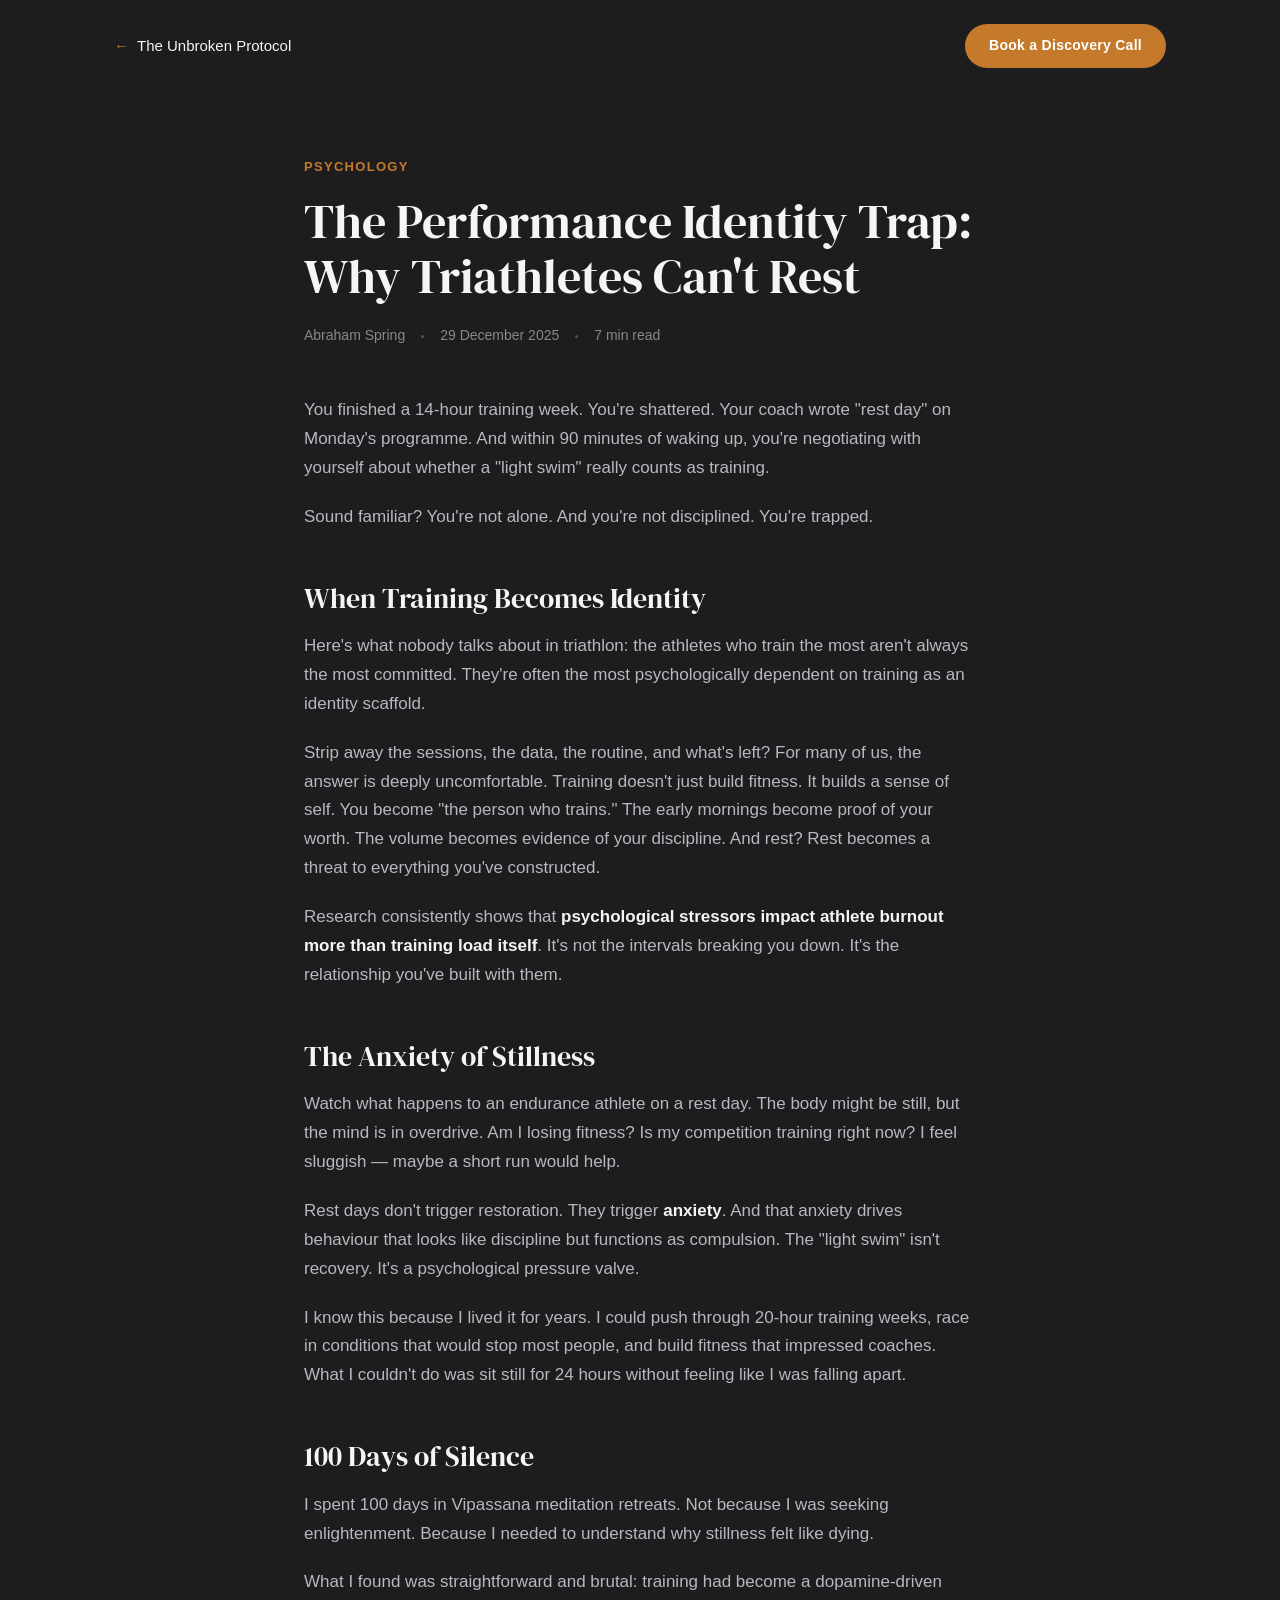
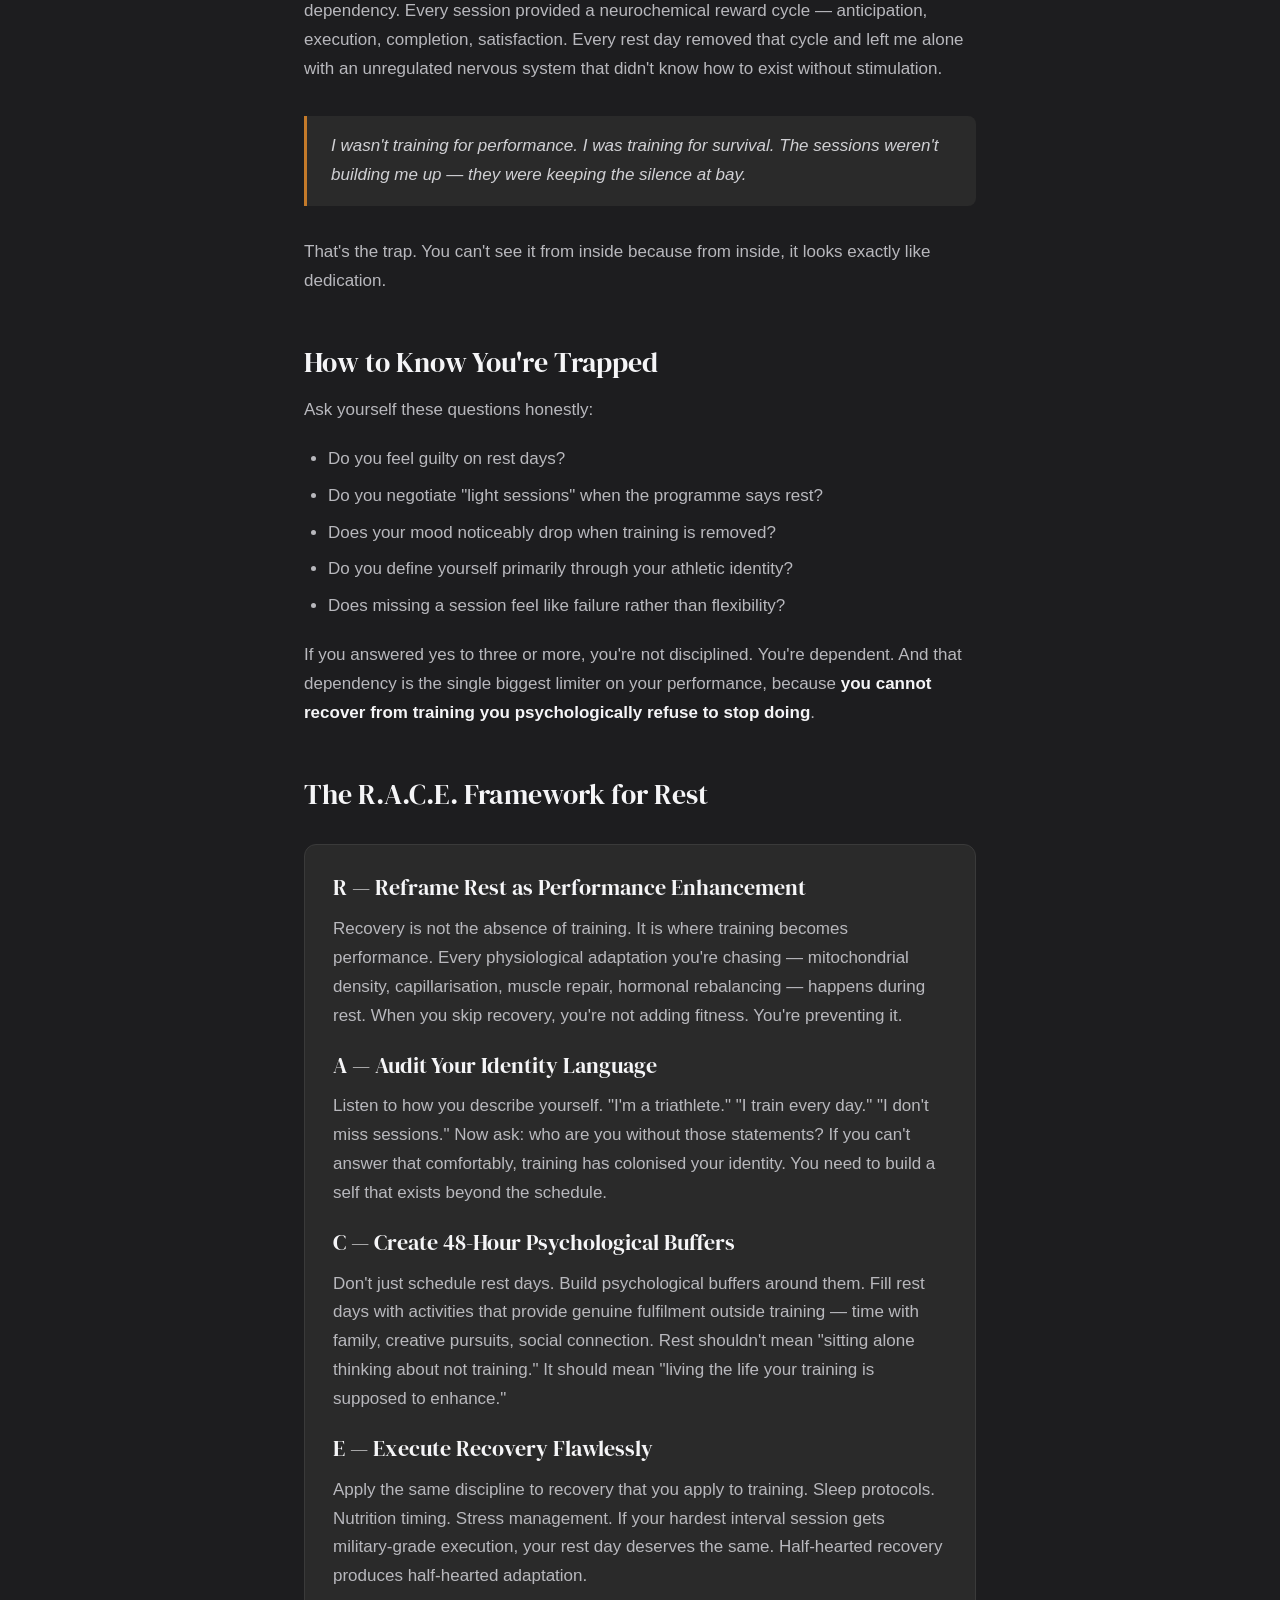
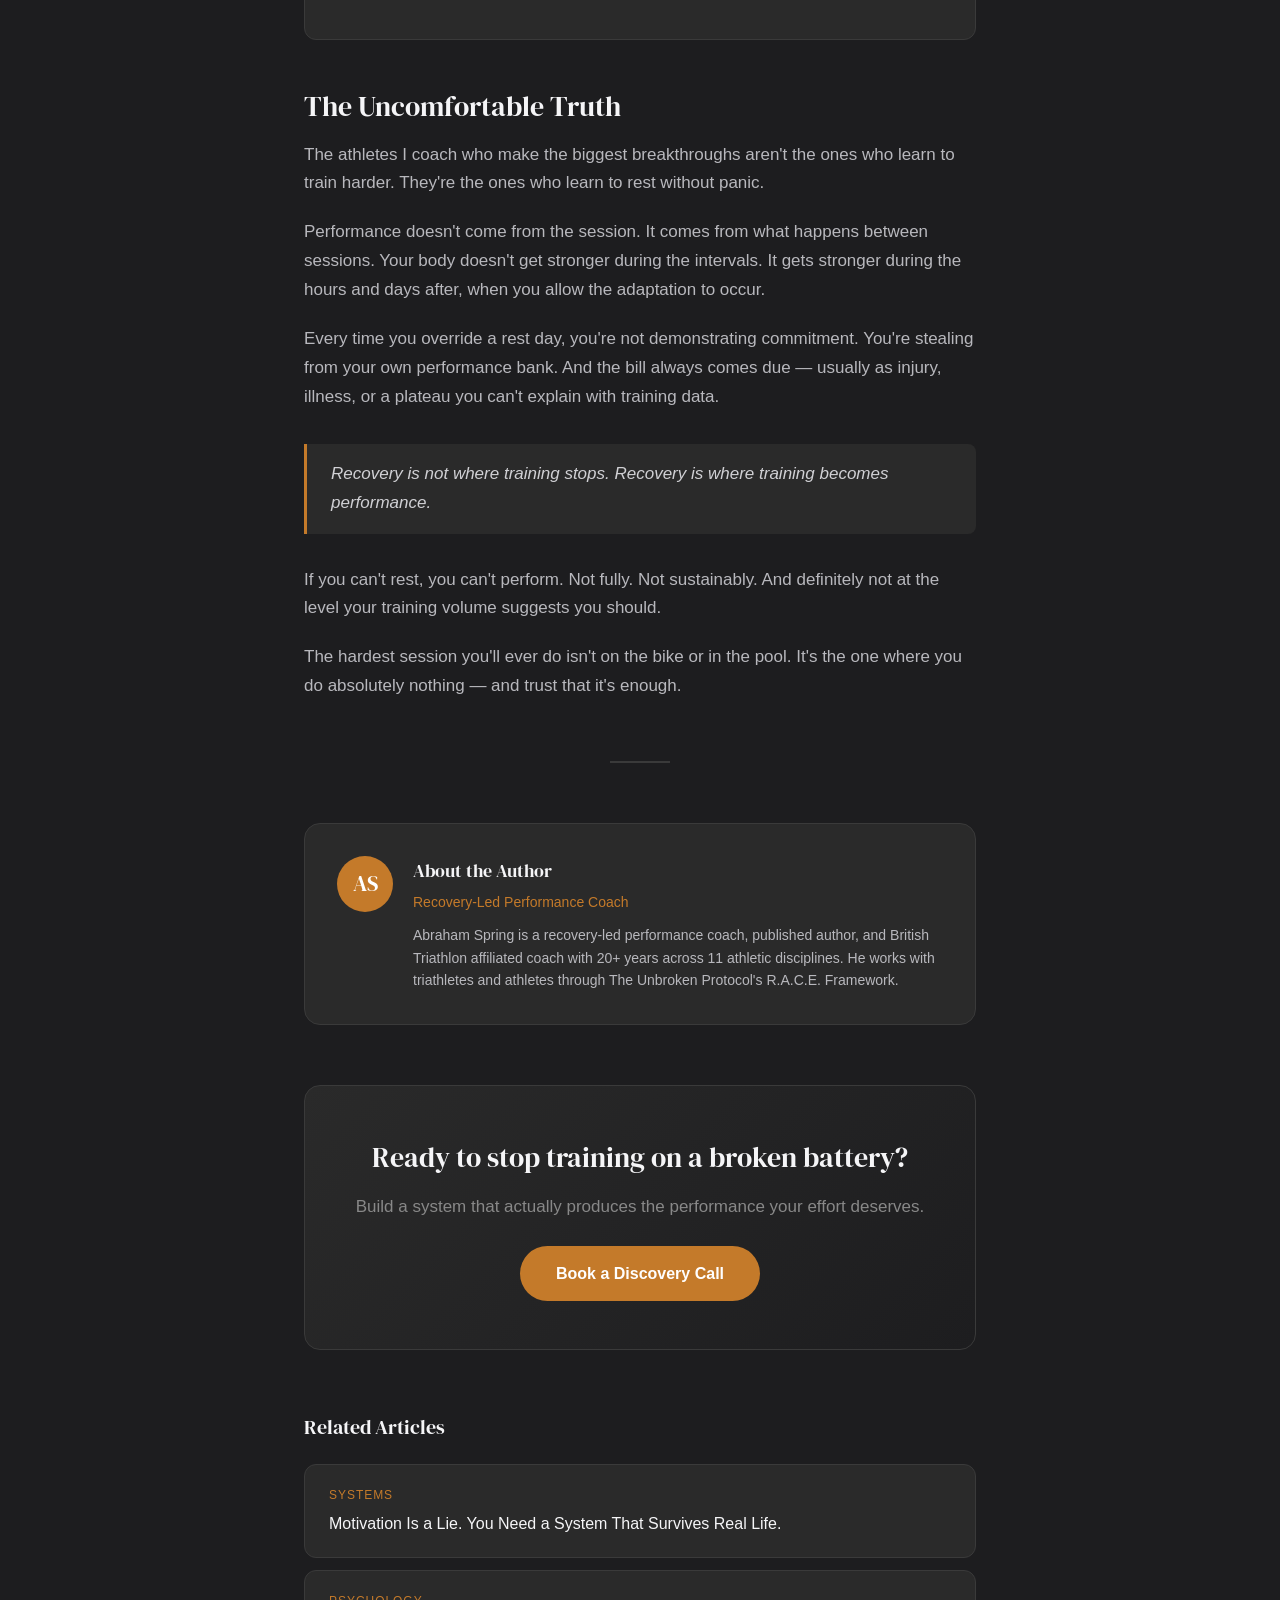
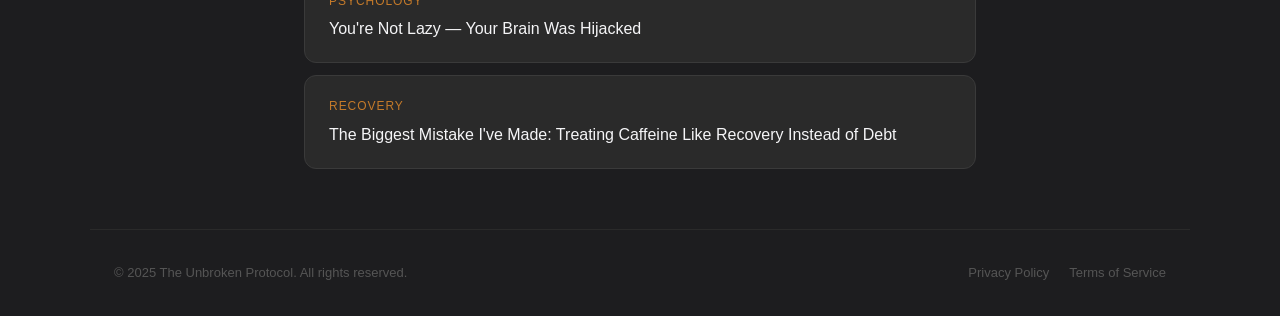
<file: blog/performance-identity-trap.html>
<!DOCTYPE html>
<html lang="en">
<head>
    <meta charset="UTF-8">
    <meta name="viewport" content="width=device-width, initial-scale=1.0">
    <!-- Google Analytics (GA4) -->
    <script async src="https://www.googletagmanager.com/gtag/js?id=G-G8VF61J7PK"></script>
    <script>
      window.dataLayer = window.dataLayer || [];
      function gtag(){dataLayer.push(arguments);}
      gtag('js', new Date());
      gtag('config', 'G-G8VF61J7PK');
    </script>
    <title>The Performance Identity Trap: Why Triathletes Can't Rest | The Unbroken Protocol</title>
    <meta name="description" content="How elite athletes become psychologically addicted to training volume, mistaking compulsion for discipline. Discover the R.A.C.E. framework for genuine recovery.">
    <meta name="keywords" content="triathlon recovery, athlete burnout, rest day anxiety, performance identity">
    <link rel="canonical" href="https://abrahamspring.co.uk/blog/performance-identity-trap">

    <!-- Open Graph -->
    <meta property="og:title" content="The Performance Identity Trap: Why Triathletes Can't Rest">
    <meta property="og:description" content="How elite athletes become psychologically addicted to training volume, mistaking compulsion for discipline.">
    <meta property="og:type" content="article">
    <meta property="og:url" content="https://abrahamspring.co.uk/blog/performance-identity-trap">
    <meta property="og:site_name" content="The Unbroken Protocol">

    <!-- Twitter Card -->
    <meta name="twitter:card" content="summary_large_image">
    <meta name="twitter:title" content="The Performance Identity Trap: Why Triathletes Can't Rest">
    <meta name="twitter:description" content="How elite athletes become psychologically addicted to training volume, mistaking compulsion for discipline.">

    <!-- Favicon -->
    <meta name="theme-color" content="#C47A2A">
    <link rel="icon" href="/favicon.ico" sizes="any">
    <link rel="icon" type="image/png" sizes="32x32" href="/assets/icon-32.png">
    <link rel="apple-touch-icon" href="/assets/icon-192.png">
    <link rel="manifest" href="/manifest.json">

    <!-- Fonts -->
    <link rel="preconnect" href="https://fonts.googleapis.com">
    <link rel="preconnect" href="https://fonts.gstatic.com" crossorigin>
    <link href="https://fonts.googleapis.com/css2?family=DM+Serif+Display:ital@0;1&display=swap" rel="stylesheet">

    <!-- JSON-LD Schema -->
    <script type="application/ld+json">
    {
        "@context": "https://schema.org",
        "@type": "BlogPosting",
        "headline": "The Performance Identity Trap: Why Triathletes Can't Rest",
        "description": "How elite athletes become psychologically addicted to training volume, mistaking compulsion for discipline.",
        "author": {
            "@type": "Person",
            "name": "Abraham Spring",
            "jobTitle": "Recovery-Led Performance Coach",
            "url": "https://abrahamspring.co.uk"
        },
        "publisher": {
            "@type": "Organization",
            "name": "The Unbroken Protocol"
        },
        "datePublished": "2025-12-29",
        "dateModified": "2025-12-29",
        "mainEntityOfPage": {
            "@type": "WebPage",
            "@id": "https://abrahamspring.co.uk/blog/performance-identity-trap"
        },
        "keywords": ["triathlon recovery", "athlete burnout", "rest day anxiety", "performance identity"],
        "wordCount": 1800,
        "timeRequired": "PT7M"
    }
    </script>

    <style>
        *, *::before, *::after { margin: 0; padding: 0; box-sizing: border-box; }

        body {
            background-color: #1D1D1F;
            color: #B8B8BD;
            font-family: -apple-system, BlinkMacSystemFont, 'Segoe UI', Roboto, Oxygen, Ubuntu, Cantarell, 'Open Sans', 'Helvetica Neue', sans-serif;
            line-height: 1.7;
            font-size: 17px;
            -webkit-font-smoothing: antialiased;
        }

        h1, h2, h3, h4 {
            font-family: 'DM Serif Display', Georgia, serif;
            color: #F5F5F7;
            font-weight: 400;
        }

        a { color: #C47A2A; text-decoration: none; transition: opacity 0.2s; }
        a:hover { opacity: 0.85; }

        /* Nav */
        .nav {
            display: flex;
            justify-content: space-between;
            align-items: center;
            max-width: 1100px;
            margin: 0 auto;
            padding: 24px 24px;
        }
        .nav-back { font-size: 15px; color: #F5F5F7; display: flex; align-items: center; gap: 8px; }
        .nav-back span { color: #C47A2A; }
        .nav-cta {
            background: #C47A2A;
            color: #fff;
            padding: 10px 24px;
            border-radius: 980px;
            font-size: 14px;
            font-weight: 600;
            letter-spacing: 0.02em;
        }

        /* Article Header */
        .article-header {
            max-width: 720px;
            margin: 60px auto 0;
            padding: 0 24px;
        }
        .article-tag {
            display: inline-block;
            color: #C47A2A;
            font-size: 13px;
            font-weight: 600;
            text-transform: uppercase;
            letter-spacing: 0.1em;
            margin-bottom: 16px;
        }
        .article-header h1 {
            font-size: clamp(32px, 5vw, 48px);
            line-height: 1.15;
            margin-bottom: 20px;
        }
        .article-meta {
            font-size: 14px;
            color: #888;
            display: flex;
            gap: 16px;
            align-items: center;
        }
        .article-meta span { display: flex; align-items: center; gap: 6px; }
        .meta-dot { width: 3px; height: 3px; background: #555; border-radius: 50%; }

        /* Article Body */
        .article-body {
            max-width: 720px;
            margin: 48px auto 0;
            padding: 0 24px;
        }
        .article-body h2 {
            font-size: 28px;
            margin: 48px 0 16px;
            line-height: 1.3;
        }
        .article-body h3 {
            font-size: 22px;
            margin: 36px 0 12px;
            line-height: 1.35;
        }
        .article-body p {
            margin-bottom: 20px;
        }
        .article-body ul, .article-body ol {
            margin: 0 0 20px 24px;
        }
        .article-body li {
            margin-bottom: 8px;
        }
        .article-body blockquote {
            border-left: 3px solid #C47A2A;
            padding: 16px 24px;
            margin: 32px 0;
            background: #2a2a2a;
            border-radius: 0 8px 8px 0;
            font-style: italic;
            color: #d0d0d4;
        }
        .article-body strong { color: #F5F5F7; }
        .highlight-box {
            background: #2a2a2a;
            border: 1px solid #3a3a3a;
            border-radius: 12px;
            padding: 28px;
            margin: 32px 0;
        }
        .highlight-box h3 { margin-top: 0; }

        /* Divider */
        .divider {
            width: 60px;
            height: 2px;
            background: #3a3a3a;
            margin: 60px auto;
        }

        /* Author Box */
        .author-box {
            max-width: 720px;
            margin: 0 auto;
            padding: 0 24px;
        }
        .author-card {
            background: #2a2a2a;
            border: 1px solid #3a3a3a;
            border-radius: 16px;
            padding: 32px;
            display: flex;
            gap: 20px;
            align-items: flex-start;
        }
        .author-avatar {
            width: 56px;
            height: 56px;
            border-radius: 50%;
            background: #C47A2A;
            display: flex;
            align-items: center;
            justify-content: center;
            font-family: 'DM Serif Display', Georgia, serif;
            color: #fff;
            font-size: 22px;
            flex-shrink: 0;
        }
        .author-info h4 { font-size: 18px; margin-bottom: 4px; }
        .author-info .author-title { color: #C47A2A; font-size: 14px; margin-bottom: 10px; }
        .author-info p { font-size: 14px; line-height: 1.6; }

        /* CTA Section */
        .cta-section {
            max-width: 720px;
            margin: 60px auto;
            padding: 0 24px;
            text-align: center;
        }
        .cta-card {
            background: linear-gradient(135deg, #2a2a2a 0%, #1D1D1F 100%);
            border: 1px solid #3a3a3a;
            border-radius: 16px;
            padding: 48px 32px;
        }
        .cta-card h2 { font-size: 28px; margin-bottom: 12px; }
        .cta-card p { margin-bottom: 24px; color: #888; }
        .cta-btn {
            display: inline-block;
            background: #C47A2A;
            color: #fff;
            padding: 14px 36px;
            border-radius: 980px;
            font-size: 16px;
            font-weight: 600;
        }

        /* Related */
        .related-section {
            max-width: 720px;
            margin: 0 auto 60px;
            padding: 0 24px;
        }
        .related-section h3 {
            font-size: 20px;
            margin-bottom: 20px;
            color: #F5F5F7;
            font-family: 'DM Serif Display', Georgia, serif;
        }
        .related-link {
            display: block;
            background: #2a2a2a;
            border: 1px solid #3a3a3a;
            border-radius: 12px;
            padding: 20px 24px;
            margin-bottom: 12px;
            transition: border-color 0.2s;
        }
        .related-link:hover { border-color: #C47A2A; }
        .related-link .r-tag { font-size: 12px; color: #C47A2A; text-transform: uppercase; letter-spacing: 0.08em; }
        .related-link .r-title { color: #F5F5F7; font-size: 16px; margin-top: 4px; }

        /* Footer */
        .footer {
            border-top: 1px solid #2a2a2a;
            max-width: 1100px;
            margin: 0 auto;
            padding: 32px 24px;
            display: flex;
            justify-content: space-between;
            align-items: center;
            font-size: 13px;
            color: #555;
            flex-wrap: wrap;
            gap: 12px;
        }
        .footer-links { display: flex; gap: 20px; }
        .footer-links a { color: #555; font-size: 13px; }

        @media (max-width: 600px) {
            .nav-cta { padding: 8px 16px; font-size: 13px; }
            .author-card { flex-direction: column; }
            .footer { flex-direction: column; text-align: center; }
        }
    </style>
</head>
<body>

    <!-- Nav -->
    <nav class="nav">
        <a href="/" class="nav-back"><span>&larr;</span> The Unbroken Protocol</a>
        <a href="/#apply-form" class="nav-cta">Book a Discovery Call</a>
    </nav>

    <!-- Article Header -->
    <header class="article-header">
        <div class="article-tag">Psychology</div>
        <h1>The Performance Identity Trap: Why Triathletes Can't Rest</h1>
        <div class="article-meta">
            <span>Abraham Spring</span>
            <div class="meta-dot"></div>
            <span>29 December 2025</span>
            <div class="meta-dot"></div>
            <span>7 min read</span>
        </div>
    </header>

    <!-- Article Body -->
    <article class="article-body">

        <p>You finished a 14-hour training week. You're shattered. Your coach wrote "rest day" on Monday's programme. And within 90 minutes of waking up, you're negotiating with yourself about whether a "light swim" really counts as training.</p>

        <p>Sound familiar? You're not alone. And you're not disciplined. You're trapped.</p>

        <h2>When Training Becomes Identity</h2>

        <p>Here's what nobody talks about in triathlon: the athletes who train the most aren't always the most committed. They're often the most psychologically dependent on training as an identity scaffold.</p>

        <p>Strip away the sessions, the data, the routine, and what's left? For many of us, the answer is deeply uncomfortable. Training doesn't just build fitness. It builds a sense of self. You become "the person who trains." The early mornings become proof of your worth. The volume becomes evidence of your discipline. And rest? Rest becomes a threat to everything you've constructed.</p>

        <p>Research consistently shows that <strong>psychological stressors impact athlete burnout more than training load itself</strong>. It's not the intervals breaking you down. It's the relationship you've built with them.</p>

        <h2>The Anxiety of Stillness</h2>

        <p>Watch what happens to an endurance athlete on a rest day. The body might be still, but the mind is in overdrive. Am I losing fitness? Is my competition training right now? I feel sluggish — maybe a short run would help.</p>

        <p>Rest days don't trigger restoration. They trigger <strong>anxiety</strong>. And that anxiety drives behaviour that looks like discipline but functions as compulsion. The "light swim" isn't recovery. It's a psychological pressure valve.</p>

        <p>I know this because I lived it for years. I could push through 20-hour training weeks, race in conditions that would stop most people, and build fitness that impressed coaches. What I couldn't do was sit still for 24 hours without feeling like I was falling apart.</p>

        <h2>100 Days of Silence</h2>

        <p>I spent 100 days in Vipassana meditation retreats. Not because I was seeking enlightenment. Because I needed to understand why stillness felt like dying.</p>

        <p>What I found was straightforward and brutal: training had become a dopamine-driven dependency. Every session provided a neurochemical reward cycle — anticipation, execution, completion, satisfaction. Every rest day removed that cycle and left me alone with an unregulated nervous system that didn't know how to exist without stimulation.</p>

        <blockquote>I wasn't training for performance. I was training for survival. The sessions weren't building me up — they were keeping the silence at bay.</blockquote>

        <p>That's the trap. You can't see it from inside because from inside, it looks exactly like dedication.</p>

        <h2>How to Know You're Trapped</h2>

        <p>Ask yourself these questions honestly:</p>

        <ul>
            <li>Do you feel guilty on rest days?</li>
            <li>Do you negotiate "light sessions" when the programme says rest?</li>
            <li>Does your mood noticeably drop when training is removed?</li>
            <li>Do you define yourself primarily through your athletic identity?</li>
            <li>Does missing a session feel like failure rather than flexibility?</li>
        </ul>

        <p>If you answered yes to three or more, you're not disciplined. You're dependent. And that dependency is the single biggest limiter on your performance, because <strong>you cannot recover from training you psychologically refuse to stop doing</strong>.</p>

        <h2>The R.A.C.E. Framework for Rest</h2>

        <div class="highlight-box">
            <h3>R — Reframe Rest as Performance Enhancement</h3>
            <p>Recovery is not the absence of training. It is where training becomes performance. Every physiological adaptation you're chasing — mitochondrial density, capillarisation, muscle repair, hormonal rebalancing — happens during rest. When you skip recovery, you're not adding fitness. You're preventing it.</p>

            <h3>A — Audit Your Identity Language</h3>
            <p>Listen to how you describe yourself. "I'm a triathlete." "I train every day." "I don't miss sessions." Now ask: who are you without those statements? If you can't answer that comfortably, training has colonised your identity. You need to build a self that exists beyond the schedule.</p>

            <h3>C — Create 48-Hour Psychological Buffers</h3>
            <p>Don't just schedule rest days. Build psychological buffers around them. Fill rest days with activities that provide genuine fulfilment outside training — time with family, creative pursuits, social connection. Rest shouldn't mean "sitting alone thinking about not training." It should mean "living the life your training is supposed to enhance."</p>

            <h3>E — Execute Recovery Flawlessly</h3>
            <p>Apply the same discipline to recovery that you apply to training. Sleep protocols. Nutrition timing. Stress management. If your hardest interval session gets military-grade execution, your rest day deserves the same. Half-hearted recovery produces half-hearted adaptation.</p>
        </div>

        <h2>The Uncomfortable Truth</h2>

        <p>The athletes I coach who make the biggest breakthroughs aren't the ones who learn to train harder. They're the ones who learn to rest without panic.</p>

        <p>Performance doesn't come from the session. It comes from what happens between sessions. Your body doesn't get stronger during the intervals. It gets stronger during the hours and days after, when you allow the adaptation to occur.</p>

        <p>Every time you override a rest day, you're not demonstrating commitment. You're stealing from your own performance bank. And the bill always comes due — usually as injury, illness, or a plateau you can't explain with training data.</p>

        <blockquote>Recovery is not where training stops. Recovery is where training becomes performance.</blockquote>

        <p>If you can't rest, you can't perform. Not fully. Not sustainably. And definitely not at the level your training volume suggests you should.</p>

        <p>The hardest session you'll ever do isn't on the bike or in the pool. It's the one where you do absolutely nothing — and trust that it's enough.</p>

    </article>

    <!-- Divider -->
    <div class="divider"></div>

    <!-- Author Box -->
    <div class="author-box">
        <div class="author-card">
            <div class="author-avatar">AS</div>
            <div class="author-info">
                <h4>About the Author</h4>
                <div class="author-title">Recovery-Led Performance Coach</div>
                <p>Abraham Spring is a recovery-led performance coach, published author, and British Triathlon affiliated coach with 20+ years across 11 athletic disciplines. He works with triathletes and athletes through The Unbroken Protocol's R.A.C.E. Framework.</p>
            </div>
        </div>
    </div>

    <!-- CTA Section -->
    <div class="cta-section">
        <div class="cta-card">
            <h2>Ready to stop training on a broken battery?</h2>
            <p>Build a system that actually produces the performance your effort deserves.</p>
            <a href="/#apply-form" class="cta-btn">Book a Discovery Call</a>
        </div>
    </div>

    <!-- Related Articles -->
    <div class="related-section">
        <h3>Related Articles</h3>
        <a href="/blog/motivation-is-a-lie" class="related-link">
            <div class="r-tag">Systems</div>
            <div class="r-title">Motivation Is a Lie. You Need a System That Survives Real Life.</div>
        </a>
        <a href="/blog/youre-not-lazy" class="related-link">
            <div class="r-tag">Psychology</div>
            <div class="r-title">You're Not Lazy — Your Brain Was Hijacked</div>
        </a>
        <a href="/blog/caffeine-recovery-debt" class="related-link">
            <div class="r-tag">Recovery</div>
            <div class="r-title">The Biggest Mistake I've Made: Treating Caffeine Like Recovery Instead of Debt</div>
        </a>
    </div>

    <!-- Footer -->
    <footer class="footer">
        <div>&copy; 2025 The Unbroken Protocol. All rights reserved.</div>
        <div class="footer-links">
            <a href="/privacy">Privacy Policy</a>
            <a href="/terms">Terms of Service</a>
        </div>
    </footer>

</body>
</html>
</file>
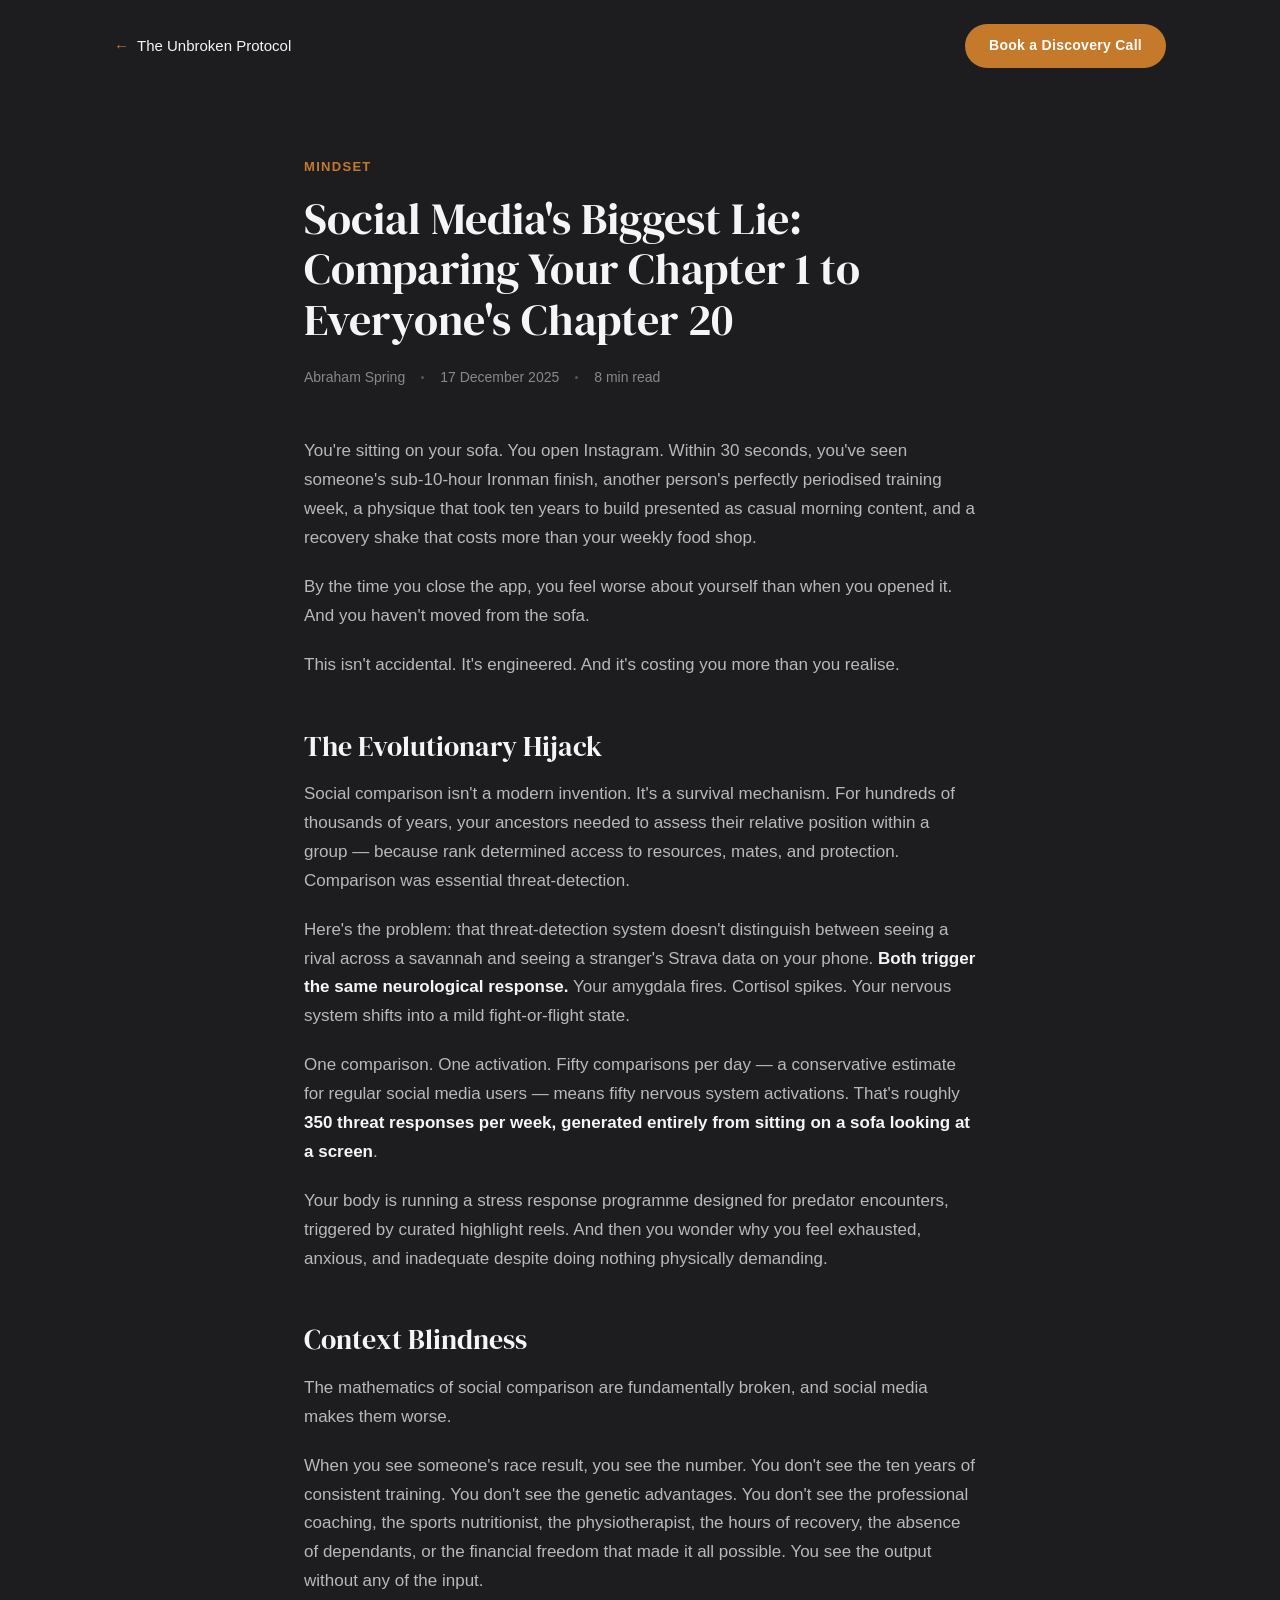
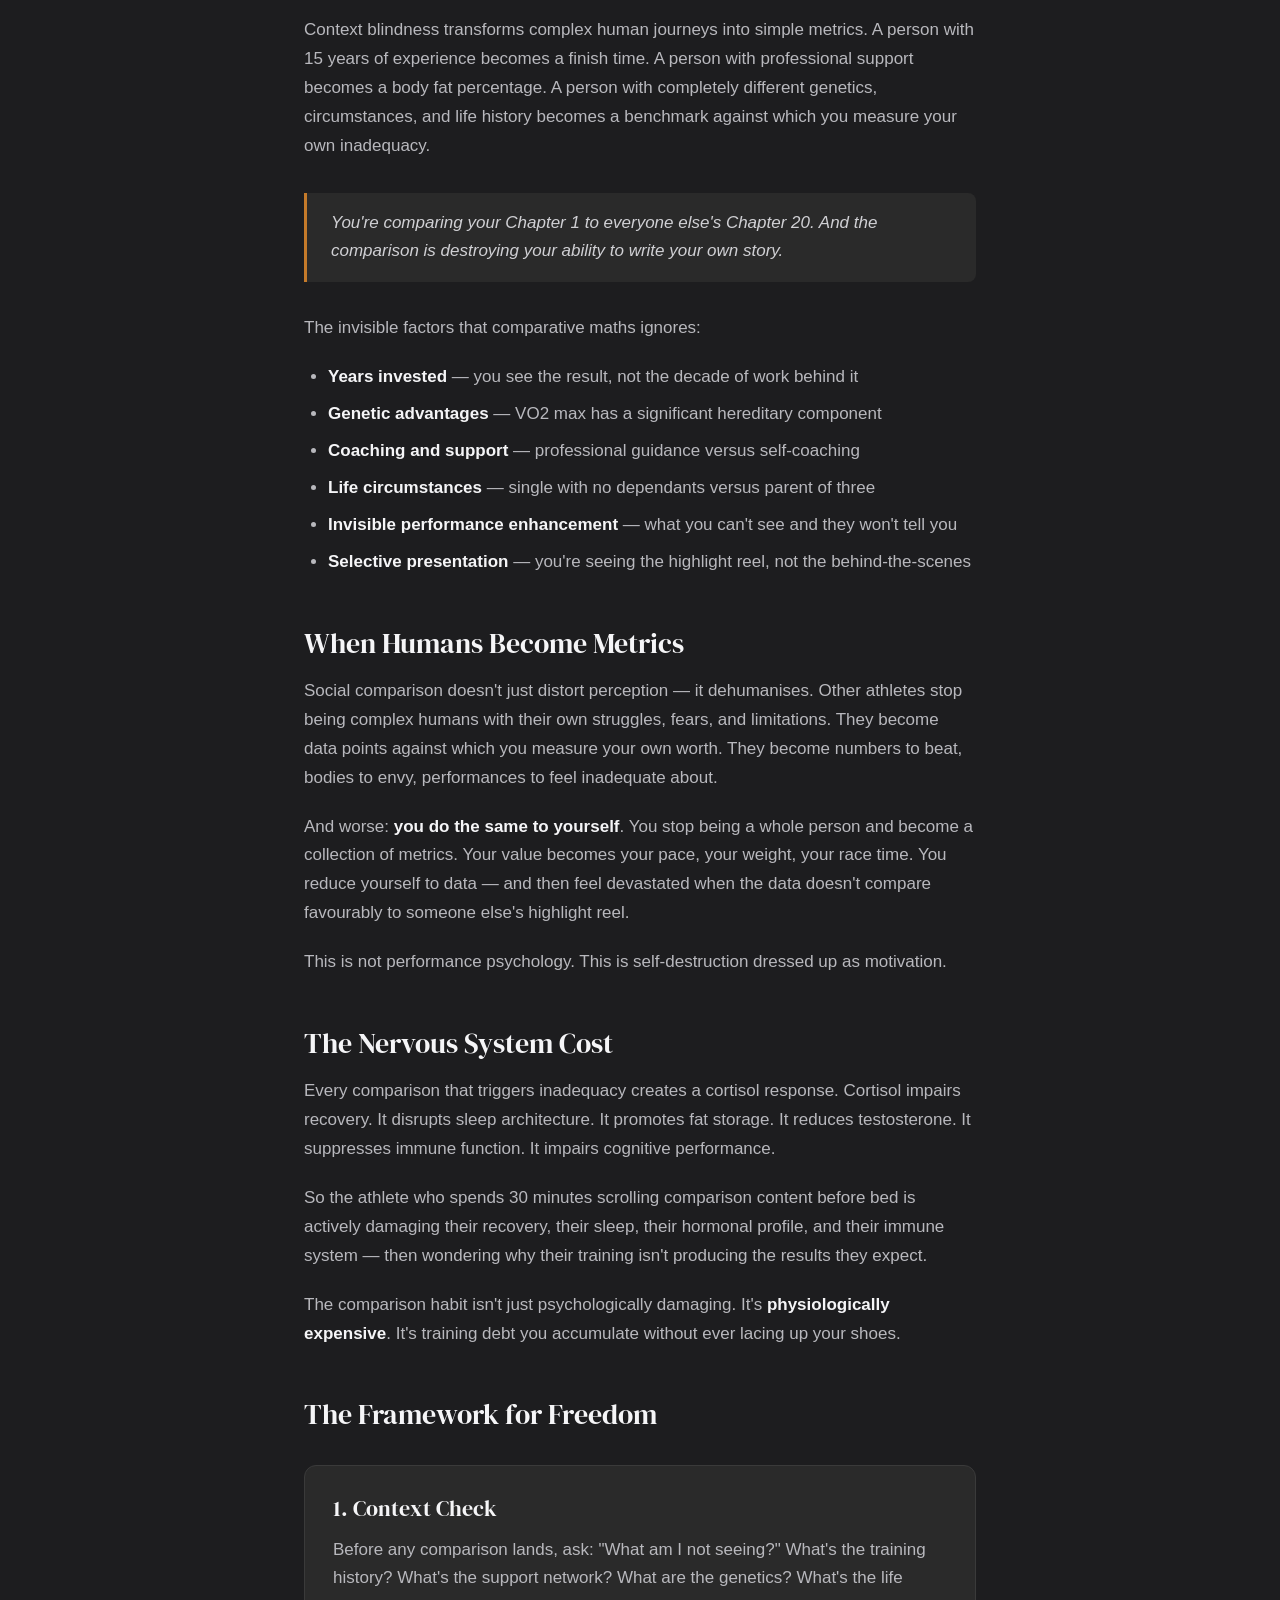
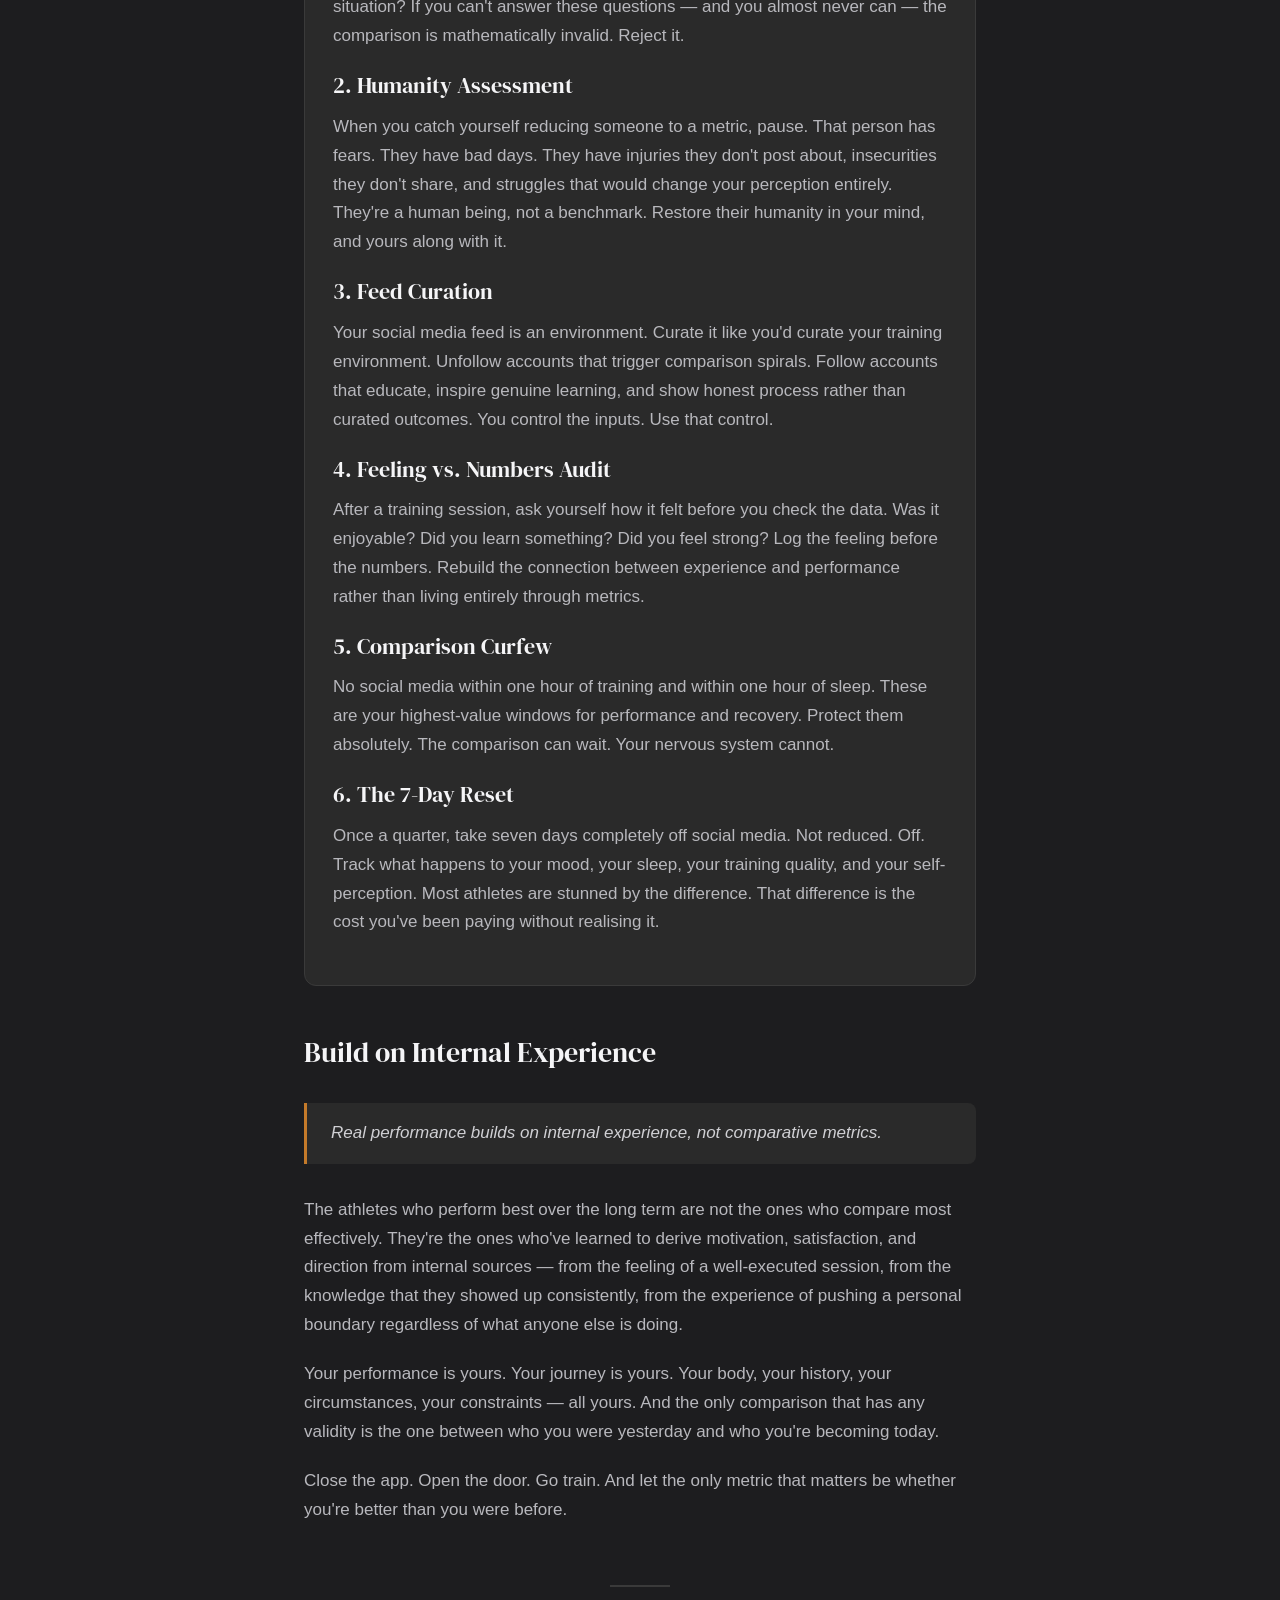
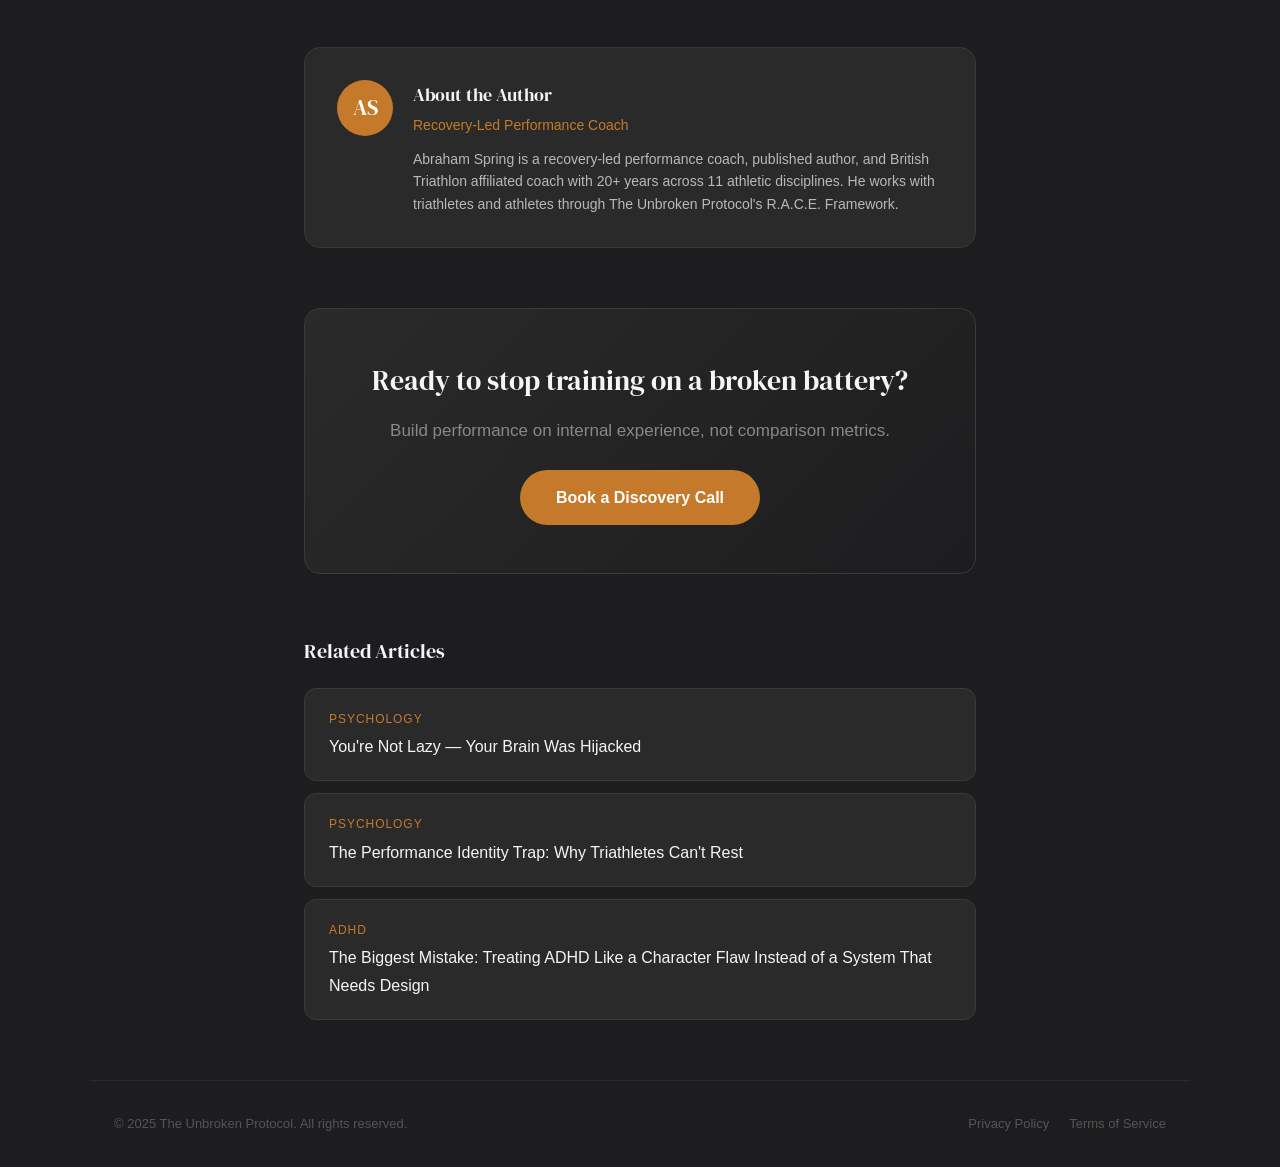
<file: blog/social-media-biggest-lie.html>
<!DOCTYPE html>
<html lang="en">
<head>
    <meta charset="UTF-8">
    <meta name="viewport" content="width=device-width, initial-scale=1.0">
    <!-- Google Analytics (GA4) -->
    <script async src="https://www.googletagmanager.com/gtag/js?id=G-G8VF61J7PK"></script>
    <script>
      window.dataLayer = window.dataLayer || [];
      function gtag(){dataLayer.push(arguments);}
      gtag('js', new Date());
      gtag('config', 'G-G8VF61J7PK');
    </script>
    <title>Social Media's Biggest Lie: Comparing Your Chapter 1 to Everyone's Chapter 20 | The Unbroken Protocol</title>
    <meta name="description" content="Social comparison hijacks evolutionary threat-detection. 50 daily comparisons means 50 nervous system activations. Learn to build performance on internal experience, not comparative metrics.">
    <meta name="keywords" content="social media athlete, comparison trap, nervous system, sports psychology, mental health">
    <link rel="canonical" href="https://abrahamspring.co.uk/blog/social-media-biggest-lie">

    <!-- Open Graph -->
    <meta property="og:title" content="Social Media's Biggest Lie: Comparing Your Chapter 1 to Everyone's Chapter 20">
    <meta property="og:description" content="Social comparison hijacks evolutionary threat-detection. Learn to build on internal experience, not metrics.">
    <meta property="og:type" content="article">
    <meta property="og:url" content="https://abrahamspring.co.uk/blog/social-media-biggest-lie">
    <meta property="og:site_name" content="The Unbroken Protocol">

    <!-- Twitter Card -->
    <meta name="twitter:card" content="summary_large_image">
    <meta name="twitter:title" content="Social Media's Biggest Lie: Comparing Your Chapter 1 to Everyone's Chapter 20">
    <meta name="twitter:description" content="Social comparison hijacks evolutionary threat-detection. Build on internal experience, not metrics.">

    <!-- Favicon -->
    <meta name="theme-color" content="#C47A2A">
    <link rel="icon" href="/favicon.ico" sizes="any">
    <link rel="icon" type="image/png" sizes="32x32" href="/assets/icon-32.png">
    <link rel="apple-touch-icon" href="/assets/icon-192.png">
    <link rel="manifest" href="/manifest.json">

    <!-- Fonts -->
    <link rel="preconnect" href="https://fonts.googleapis.com">
    <link rel="preconnect" href="https://fonts.gstatic.com" crossorigin>
    <link href="https://fonts.googleapis.com/css2?family=DM+Serif+Display:ital@0;1&display=swap" rel="stylesheet">

    <!-- JSON-LD Schema -->
    <script type="application/ld+json">
    {
        "@context": "https://schema.org",
        "@type": "BlogPosting",
        "headline": "Social Media's Biggest Lie: Comparing Your Chapter 1 to Everyone's Chapter 20",
        "description": "Social comparison hijacks evolutionary threat-detection. 50 daily comparisons means 50 nervous system activations.",
        "author": {
            "@type": "Person",
            "name": "Abraham Spring",
            "jobTitle": "Recovery-Led Performance Coach",
            "url": "https://abrahamspring.co.uk"
        },
        "publisher": {
            "@type": "Organization",
            "name": "The Unbroken Protocol"
        },
        "datePublished": "2025-12-17",
        "dateModified": "2025-12-17",
        "mainEntityOfPage": {
            "@type": "WebPage",
            "@id": "https://abrahamspring.co.uk/blog/social-media-biggest-lie"
        },
        "keywords": ["social media athlete", "comparison trap", "nervous system", "sports psychology", "mental health"],
        "wordCount": 2000,
        "timeRequired": "PT8M"
    }
    </script>

    <style>
        *, *::before, *::after { margin: 0; padding: 0; box-sizing: border-box; }

        body {
            background-color: #1D1D1F;
            color: #B8B8BD;
            font-family: -apple-system, BlinkMacSystemFont, 'Segoe UI', Roboto, Oxygen, Ubuntu, Cantarell, 'Open Sans', 'Helvetica Neue', sans-serif;
            line-height: 1.7;
            font-size: 17px;
            -webkit-font-smoothing: antialiased;
        }

        h1, h2, h3, h4 {
            font-family: 'DM Serif Display', Georgia, serif;
            color: #F5F5F7;
            font-weight: 400;
        }

        a { color: #C47A2A; text-decoration: none; transition: opacity 0.2s; }
        a:hover { opacity: 0.85; }

        .nav {
            display: flex;
            justify-content: space-between;
            align-items: center;
            max-width: 1100px;
            margin: 0 auto;
            padding: 24px 24px;
        }
        .nav-back { font-size: 15px; color: #F5F5F7; display: flex; align-items: center; gap: 8px; }
        .nav-back span { color: #C47A2A; }
        .nav-cta {
            background: #C47A2A;
            color: #fff;
            padding: 10px 24px;
            border-radius: 980px;
            font-size: 14px;
            font-weight: 600;
            letter-spacing: 0.02em;
        }

        .article-header {
            max-width: 720px;
            margin: 60px auto 0;
            padding: 0 24px;
        }
        .article-tag {
            display: inline-block;
            color: #C47A2A;
            font-size: 13px;
            font-weight: 600;
            text-transform: uppercase;
            letter-spacing: 0.1em;
            margin-bottom: 16px;
        }
        .article-header h1 {
            font-size: clamp(28px, 5vw, 44px);
            line-height: 1.15;
            margin-bottom: 20px;
        }
        .article-meta {
            font-size: 14px;
            color: #888;
            display: flex;
            gap: 16px;
            align-items: center;
        }
        .article-meta span { display: flex; align-items: center; gap: 6px; }
        .meta-dot { width: 3px; height: 3px; background: #555; border-radius: 50%; }

        .article-body {
            max-width: 720px;
            margin: 48px auto 0;
            padding: 0 24px;
        }
        .article-body h2 {
            font-size: 28px;
            margin: 48px 0 16px;
            line-height: 1.3;
        }
        .article-body h3 {
            font-size: 22px;
            margin: 36px 0 12px;
            line-height: 1.35;
        }
        .article-body p { margin-bottom: 20px; }
        .article-body ul, .article-body ol { margin: 0 0 20px 24px; }
        .article-body li { margin-bottom: 8px; }
        .article-body blockquote {
            border-left: 3px solid #C47A2A;
            padding: 16px 24px;
            margin: 32px 0;
            background: #2a2a2a;
            border-radius: 0 8px 8px 0;
            font-style: italic;
            color: #d0d0d4;
        }
        .article-body strong { color: #F5F5F7; }
        .highlight-box {
            background: #2a2a2a;
            border: 1px solid #3a3a3a;
            border-radius: 12px;
            padding: 28px;
            margin: 32px 0;
        }
        .highlight-box h3 { margin-top: 0; }

        .divider {
            width: 60px;
            height: 2px;
            background: #3a3a3a;
            margin: 60px auto;
        }

        .author-box {
            max-width: 720px;
            margin: 0 auto;
            padding: 0 24px;
        }
        .author-card {
            background: #2a2a2a;
            border: 1px solid #3a3a3a;
            border-radius: 16px;
            padding: 32px;
            display: flex;
            gap: 20px;
            align-items: flex-start;
        }
        .author-avatar {
            width: 56px;
            height: 56px;
            border-radius: 50%;
            background: #C47A2A;
            display: flex;
            align-items: center;
            justify-content: center;
            font-family: 'DM Serif Display', Georgia, serif;
            color: #fff;
            font-size: 22px;
            flex-shrink: 0;
        }
        .author-info h4 { font-size: 18px; margin-bottom: 4px; }
        .author-info .author-title { color: #C47A2A; font-size: 14px; margin-bottom: 10px; }
        .author-info p { font-size: 14px; line-height: 1.6; }

        .cta-section {
            max-width: 720px;
            margin: 60px auto;
            padding: 0 24px;
            text-align: center;
        }
        .cta-card {
            background: linear-gradient(135deg, #2a2a2a 0%, #1D1D1F 100%);
            border: 1px solid #3a3a3a;
            border-radius: 16px;
            padding: 48px 32px;
        }
        .cta-card h2 { font-size: 28px; margin-bottom: 12px; }
        .cta-card p { margin-bottom: 24px; color: #888; }
        .cta-btn {
            display: inline-block;
            background: #C47A2A;
            color: #fff;
            padding: 14px 36px;
            border-radius: 980px;
            font-size: 16px;
            font-weight: 600;
        }

        .related-section {
            max-width: 720px;
            margin: 0 auto 60px;
            padding: 0 24px;
        }
        .related-section h3 {
            font-size: 20px;
            margin-bottom: 20px;
            color: #F5F5F7;
            font-family: 'DM Serif Display', Georgia, serif;
        }
        .related-link {
            display: block;
            background: #2a2a2a;
            border: 1px solid #3a3a3a;
            border-radius: 12px;
            padding: 20px 24px;
            margin-bottom: 12px;
            transition: border-color 0.2s;
        }
        .related-link:hover { border-color: #C47A2A; }
        .related-link .r-tag { font-size: 12px; color: #C47A2A; text-transform: uppercase; letter-spacing: 0.08em; }
        .related-link .r-title { color: #F5F5F7; font-size: 16px; margin-top: 4px; }

        .footer {
            border-top: 1px solid #2a2a2a;
            max-width: 1100px;
            margin: 0 auto;
            padding: 32px 24px;
            display: flex;
            justify-content: space-between;
            align-items: center;
            font-size: 13px;
            color: #555;
            flex-wrap: wrap;
            gap: 12px;
        }
        .footer-links { display: flex; gap: 20px; }
        .footer-links a { color: #555; font-size: 13px; }

        @media (max-width: 600px) {
            .nav-cta { padding: 8px 16px; font-size: 13px; }
            .author-card { flex-direction: column; }
            .footer { flex-direction: column; text-align: center; }
        }
    </style>
</head>
<body>

    <nav class="nav">
        <a href="/" class="nav-back"><span>&larr;</span> The Unbroken Protocol</a>
        <a href="/#apply-form" class="nav-cta">Book a Discovery Call</a>
    </nav>

    <header class="article-header">
        <div class="article-tag">Mindset</div>
        <h1>Social Media's Biggest Lie: Comparing Your Chapter 1 to Everyone's Chapter 20</h1>
        <div class="article-meta">
            <span>Abraham Spring</span>
            <div class="meta-dot"></div>
            <span>17 December 2025</span>
            <div class="meta-dot"></div>
            <span>8 min read</span>
        </div>
    </header>

    <article class="article-body">

        <p>You're sitting on your sofa. You open Instagram. Within 30 seconds, you've seen someone's sub-10-hour Ironman finish, another person's perfectly periodised training week, a physique that took ten years to build presented as casual morning content, and a recovery shake that costs more than your weekly food shop.</p>

        <p>By the time you close the app, you feel worse about yourself than when you opened it. And you haven't moved from the sofa.</p>

        <p>This isn't accidental. It's engineered. And it's costing you more than you realise.</p>

        <h2>The Evolutionary Hijack</h2>

        <p>Social comparison isn't a modern invention. It's a survival mechanism. For hundreds of thousands of years, your ancestors needed to assess their relative position within a group — because rank determined access to resources, mates, and protection. Comparison was essential threat-detection.</p>

        <p>Here's the problem: that threat-detection system doesn't distinguish between seeing a rival across a savannah and seeing a stranger's Strava data on your phone. <strong>Both trigger the same neurological response.</strong> Your amygdala fires. Cortisol spikes. Your nervous system shifts into a mild fight-or-flight state.</p>

        <p>One comparison. One activation. Fifty comparisons per day — a conservative estimate for regular social media users — means fifty nervous system activations. That's roughly <strong>350 threat responses per week, generated entirely from sitting on a sofa looking at a screen</strong>.</p>

        <p>Your body is running a stress response programme designed for predator encounters, triggered by curated highlight reels. And then you wonder why you feel exhausted, anxious, and inadequate despite doing nothing physically demanding.</p>

        <h2>Context Blindness</h2>

        <p>The mathematics of social comparison are fundamentally broken, and social media makes them worse.</p>

        <p>When you see someone's race result, you see the number. You don't see the ten years of consistent training. You don't see the genetic advantages. You don't see the professional coaching, the sports nutritionist, the physiotherapist, the hours of recovery, the absence of dependants, or the financial freedom that made it all possible. You see the output without any of the input.</p>

        <p>Context blindness transforms complex human journeys into simple metrics. A person with 15 years of experience becomes a finish time. A person with professional support becomes a body fat percentage. A person with completely different genetics, circumstances, and life history becomes a benchmark against which you measure your own inadequacy.</p>

        <blockquote>You're comparing your Chapter 1 to everyone else's Chapter 20. And the comparison is destroying your ability to write your own story.</blockquote>

        <p>The invisible factors that comparative maths ignores:</p>

        <ul>
            <li><strong>Years invested</strong> — you see the result, not the decade of work behind it</li>
            <li><strong>Genetic advantages</strong> — VO2 max has a significant hereditary component</li>
            <li><strong>Coaching and support</strong> — professional guidance versus self-coaching</li>
            <li><strong>Life circumstances</strong> — single with no dependants versus parent of three</li>
            <li><strong>Invisible performance enhancement</strong> — what you can't see and they won't tell you</li>
            <li><strong>Selective presentation</strong> — you're seeing the highlight reel, not the behind-the-scenes</li>
        </ul>

        <h2>When Humans Become Metrics</h2>

        <p>Social comparison doesn't just distort perception — it dehumanises. Other athletes stop being complex humans with their own struggles, fears, and limitations. They become data points against which you measure your own worth. They become numbers to beat, bodies to envy, performances to feel inadequate about.</p>

        <p>And worse: <strong>you do the same to yourself</strong>. You stop being a whole person and become a collection of metrics. Your value becomes your pace, your weight, your race time. You reduce yourself to data — and then feel devastated when the data doesn't compare favourably to someone else's highlight reel.</p>

        <p>This is not performance psychology. This is self-destruction dressed up as motivation.</p>

        <h2>The Nervous System Cost</h2>

        <p>Every comparison that triggers inadequacy creates a cortisol response. Cortisol impairs recovery. It disrupts sleep architecture. It promotes fat storage. It reduces testosterone. It suppresses immune function. It impairs cognitive performance.</p>

        <p>So the athlete who spends 30 minutes scrolling comparison content before bed is actively damaging their recovery, their sleep, their hormonal profile, and their immune system — then wondering why their training isn't producing the results they expect.</p>

        <p>The comparison habit isn't just psychologically damaging. It's <strong>physiologically expensive</strong>. It's training debt you accumulate without ever lacing up your shoes.</p>

        <h2>The Framework for Freedom</h2>

        <div class="highlight-box">
            <h3>1. Context Check</h3>
            <p>Before any comparison lands, ask: "What am I not seeing?" What's the training history? What's the support network? What are the genetics? What's the life situation? If you can't answer these questions — and you almost never can — the comparison is mathematically invalid. Reject it.</p>

            <h3>2. Humanity Assessment</h3>
            <p>When you catch yourself reducing someone to a metric, pause. That person has fears. They have bad days. They have injuries they don't post about, insecurities they don't share, and struggles that would change your perception entirely. They're a human being, not a benchmark. Restore their humanity in your mind, and yours along with it.</p>

            <h3>3. Feed Curation</h3>
            <p>Your social media feed is an environment. Curate it like you'd curate your training environment. Unfollow accounts that trigger comparison spirals. Follow accounts that educate, inspire genuine learning, and show honest process rather than curated outcomes. You control the inputs. Use that control.</p>

            <h3>4. Feeling vs. Numbers Audit</h3>
            <p>After a training session, ask yourself how it felt before you check the data. Was it enjoyable? Did you learn something? Did you feel strong? Log the feeling before the numbers. Rebuild the connection between experience and performance rather than living entirely through metrics.</p>

            <h3>5. Comparison Curfew</h3>
            <p>No social media within one hour of training and within one hour of sleep. These are your highest-value windows for performance and recovery. Protect them absolutely. The comparison can wait. Your nervous system cannot.</p>

            <h3>6. The 7-Day Reset</h3>
            <p>Once a quarter, take seven days completely off social media. Not reduced. Off. Track what happens to your mood, your sleep, your training quality, and your self-perception. Most athletes are stunned by the difference. That difference is the cost you've been paying without realising it.</p>
        </div>

        <h2>Build on Internal Experience</h2>

        <blockquote>Real performance builds on internal experience, not comparative metrics.</blockquote>

        <p>The athletes who perform best over the long term are not the ones who compare most effectively. They're the ones who've learned to derive motivation, satisfaction, and direction from internal sources — from the feeling of a well-executed session, from the knowledge that they showed up consistently, from the experience of pushing a personal boundary regardless of what anyone else is doing.</p>

        <p>Your performance is yours. Your journey is yours. Your body, your history, your circumstances, your constraints — all yours. And the only comparison that has any validity is the one between who you were yesterday and who you're becoming today.</p>

        <p>Close the app. Open the door. Go train. And let the only metric that matters be whether you're better than you were before.</p>

    </article>

    <div class="divider"></div>

    <div class="author-box">
        <div class="author-card">
            <div class="author-avatar">AS</div>
            <div class="author-info">
                <h4>About the Author</h4>
                <div class="author-title">Recovery-Led Performance Coach</div>
                <p>Abraham Spring is a recovery-led performance coach, published author, and British Triathlon affiliated coach with 20+ years across 11 athletic disciplines. He works with triathletes and athletes through The Unbroken Protocol's R.A.C.E. Framework.</p>
            </div>
        </div>
    </div>

    <div class="cta-section">
        <div class="cta-card">
            <h2>Ready to stop training on a broken battery?</h2>
            <p>Build performance on internal experience, not comparison metrics.</p>
            <a href="/#apply-form" class="cta-btn">Book a Discovery Call</a>
        </div>
    </div>

    <div class="related-section">
        <h3>Related Articles</h3>
        <a href="/blog/youre-not-lazy" class="related-link">
            <div class="r-tag">Psychology</div>
            <div class="r-title">You're Not Lazy — Your Brain Was Hijacked</div>
        </a>
        <a href="/blog/performance-identity-trap" class="related-link">
            <div class="r-tag">Psychology</div>
            <div class="r-title">The Performance Identity Trap: Why Triathletes Can't Rest</div>
        </a>
        <a href="/blog/adhd-system-not-flaw" class="related-link">
            <div class="r-tag">ADHD</div>
            <div class="r-title">The Biggest Mistake: Treating ADHD Like a Character Flaw Instead of a System That Needs Design</div>
        </a>
    </div>

    <footer class="footer">
        <div>&copy; 2025 The Unbroken Protocol. All rights reserved.</div>
        <div class="footer-links">
            <a href="/privacy">Privacy Policy</a>
            <a href="/terms">Terms of Service</a>
        </div>
    </footer>

</body>
</html>
</file>
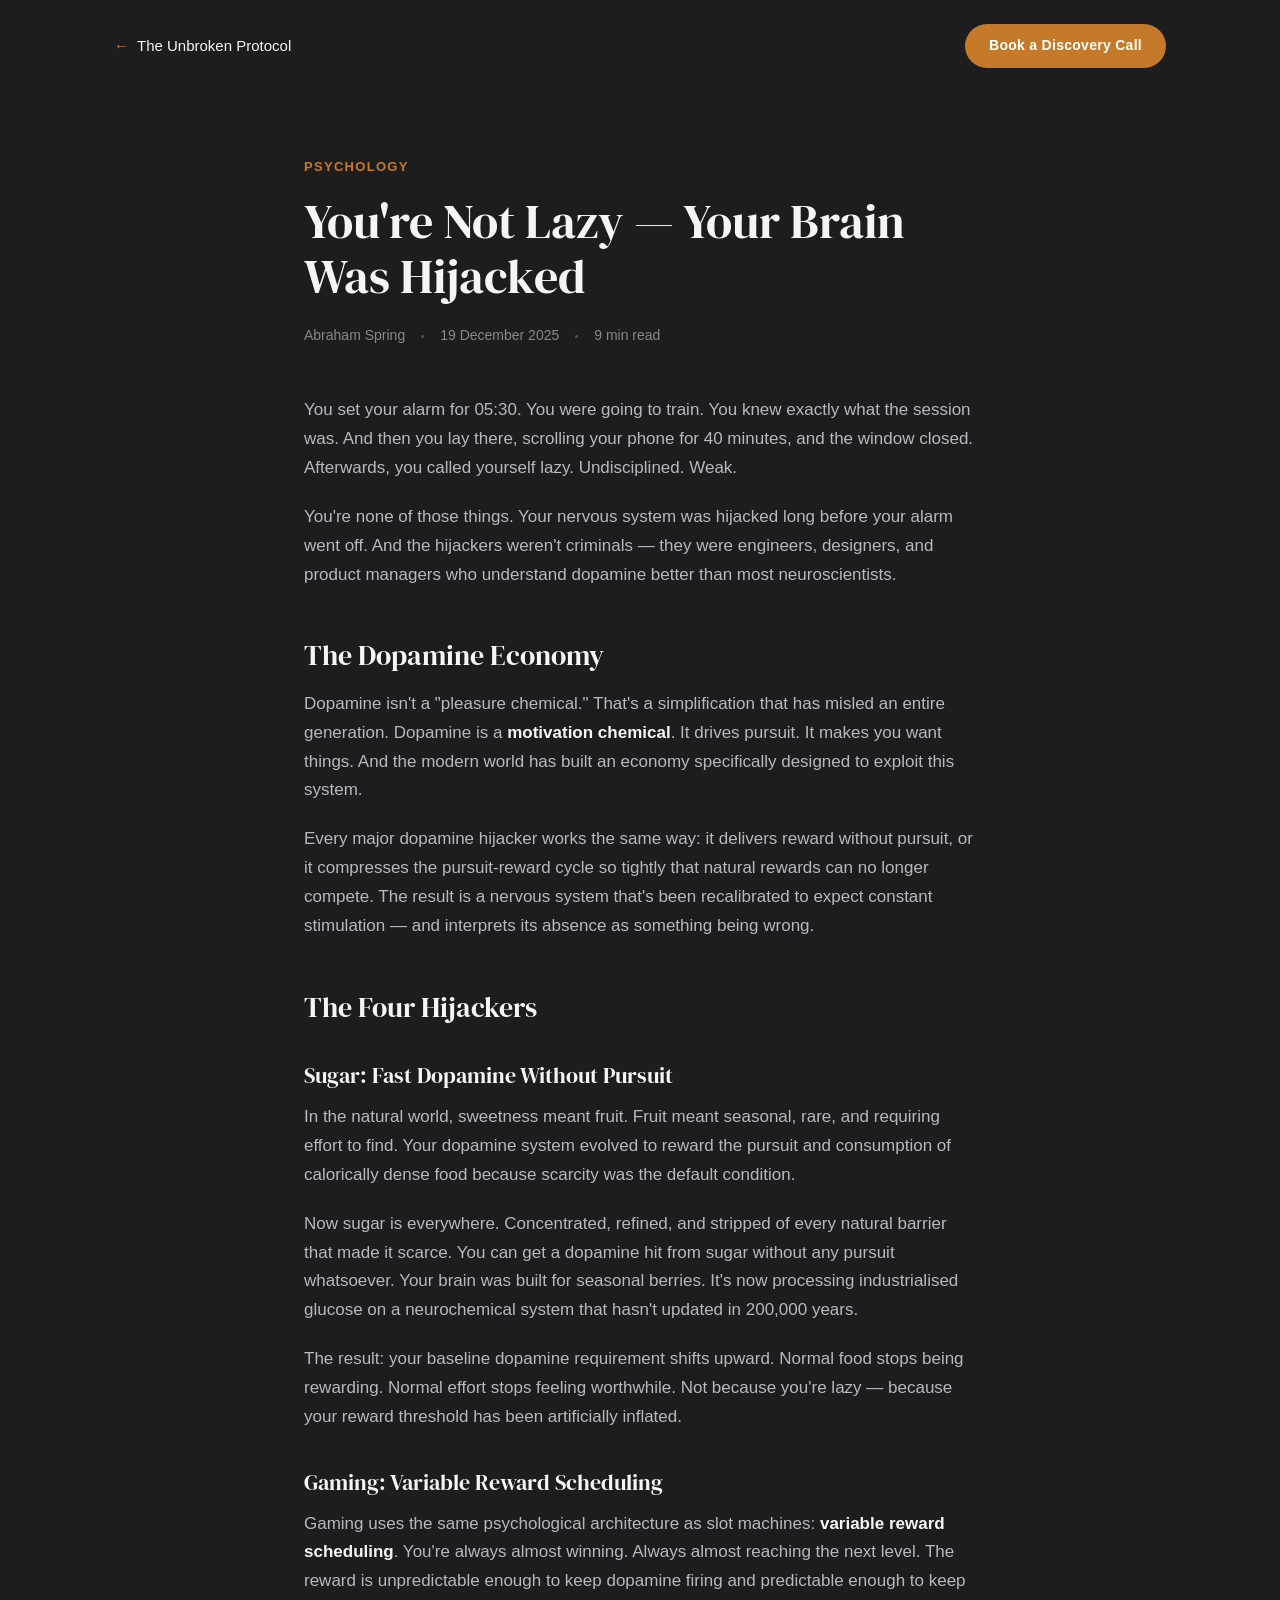
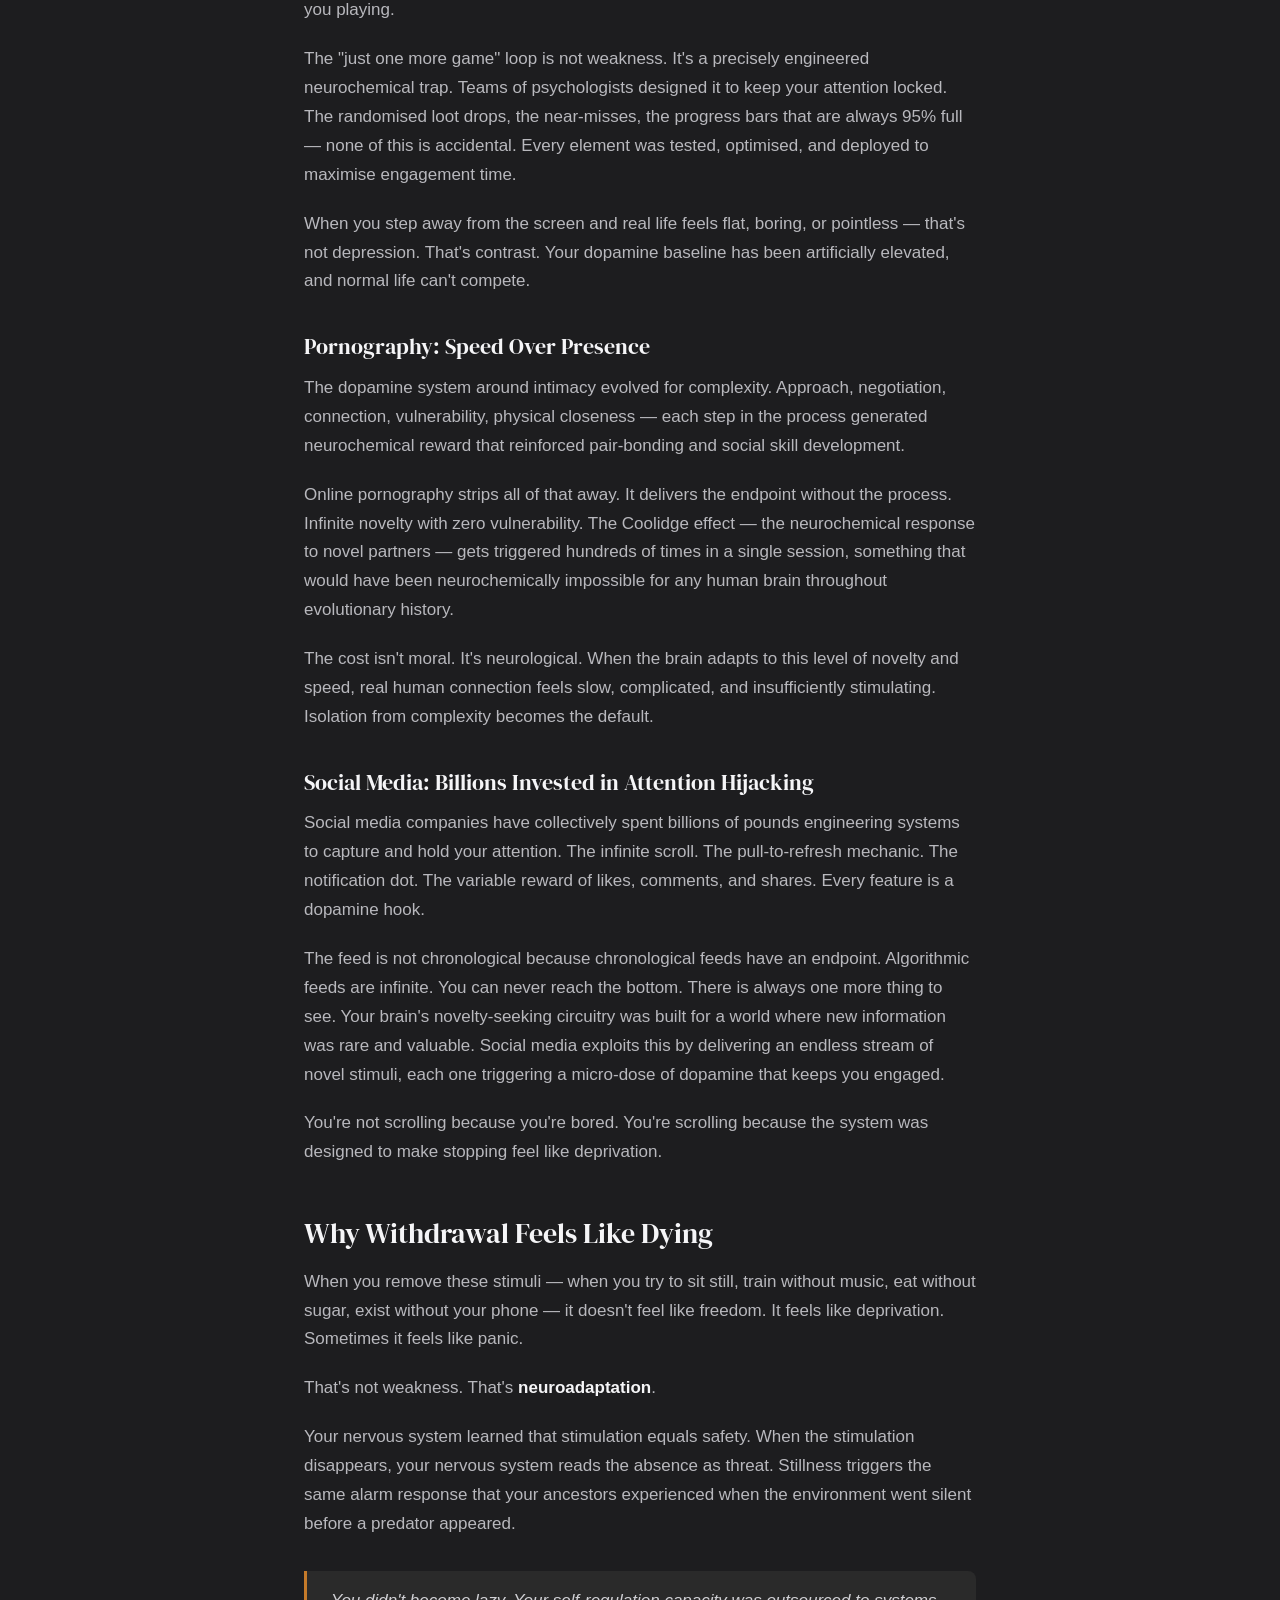
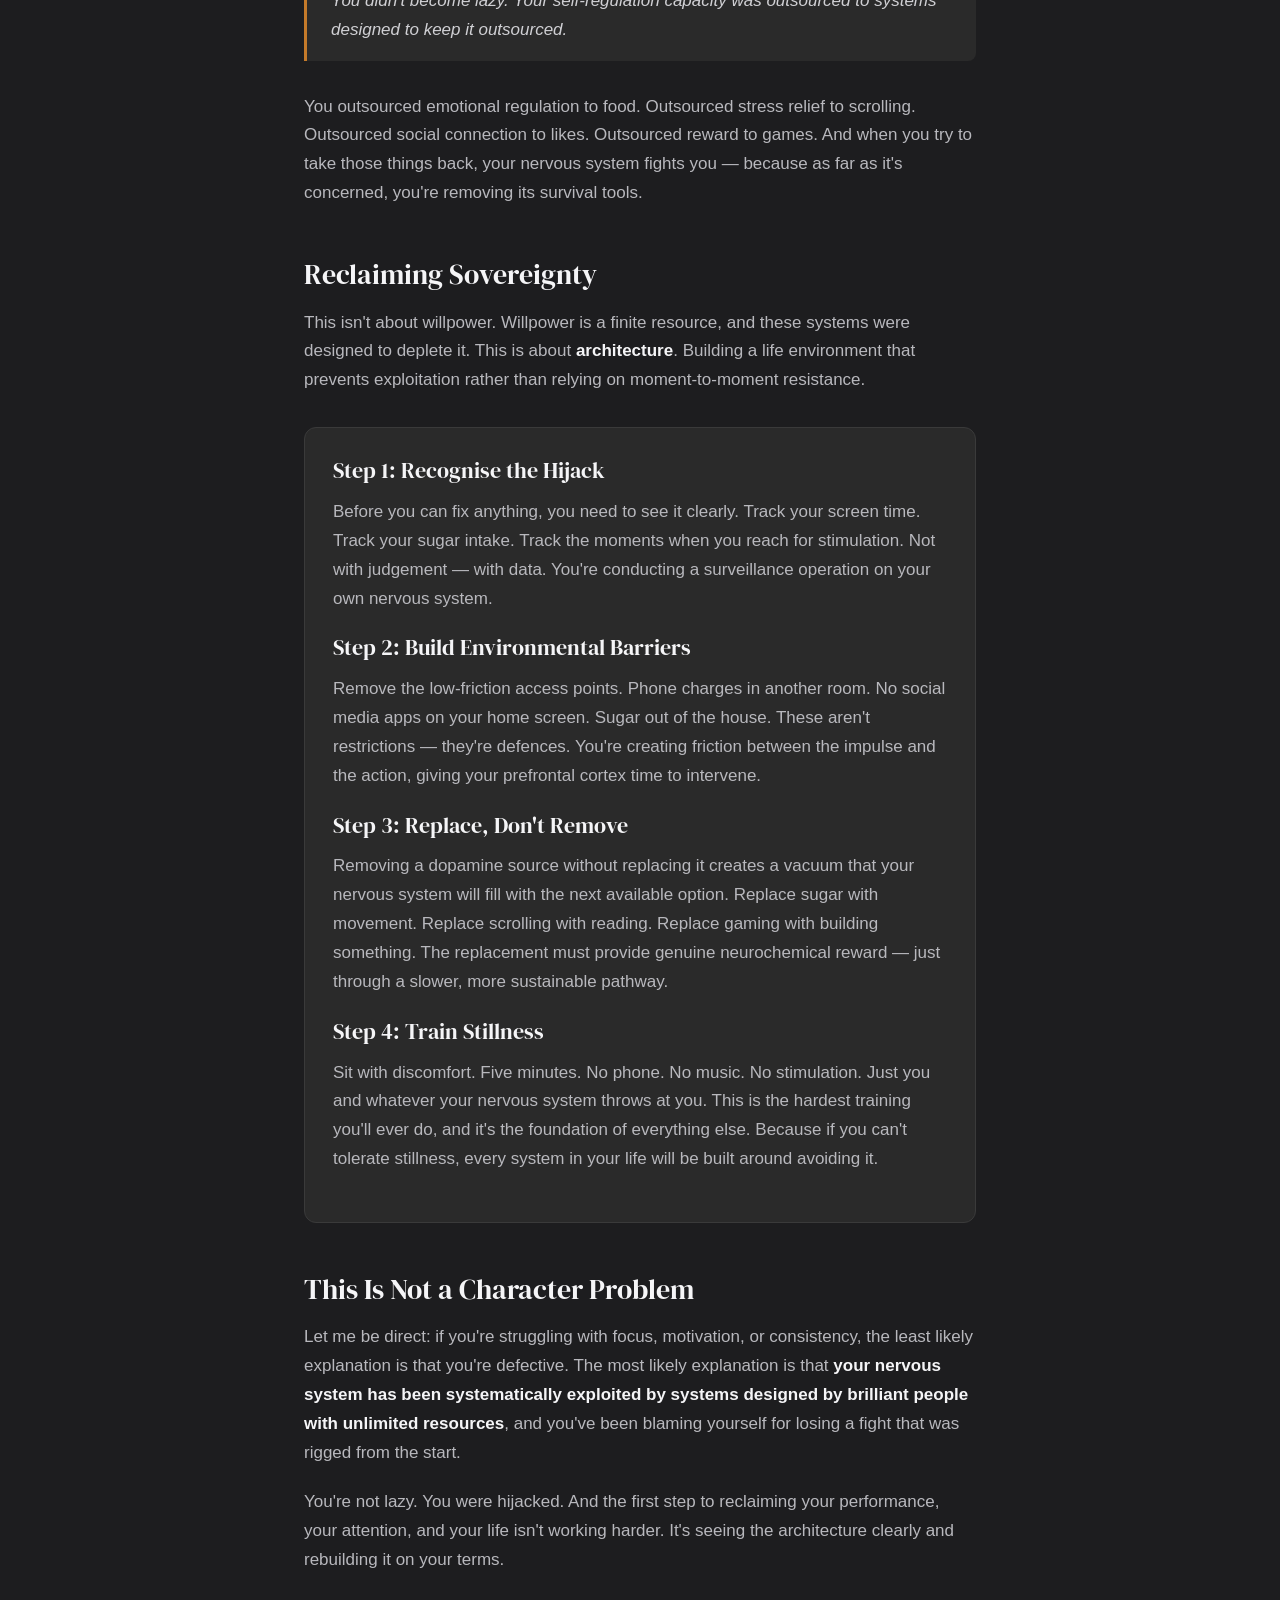
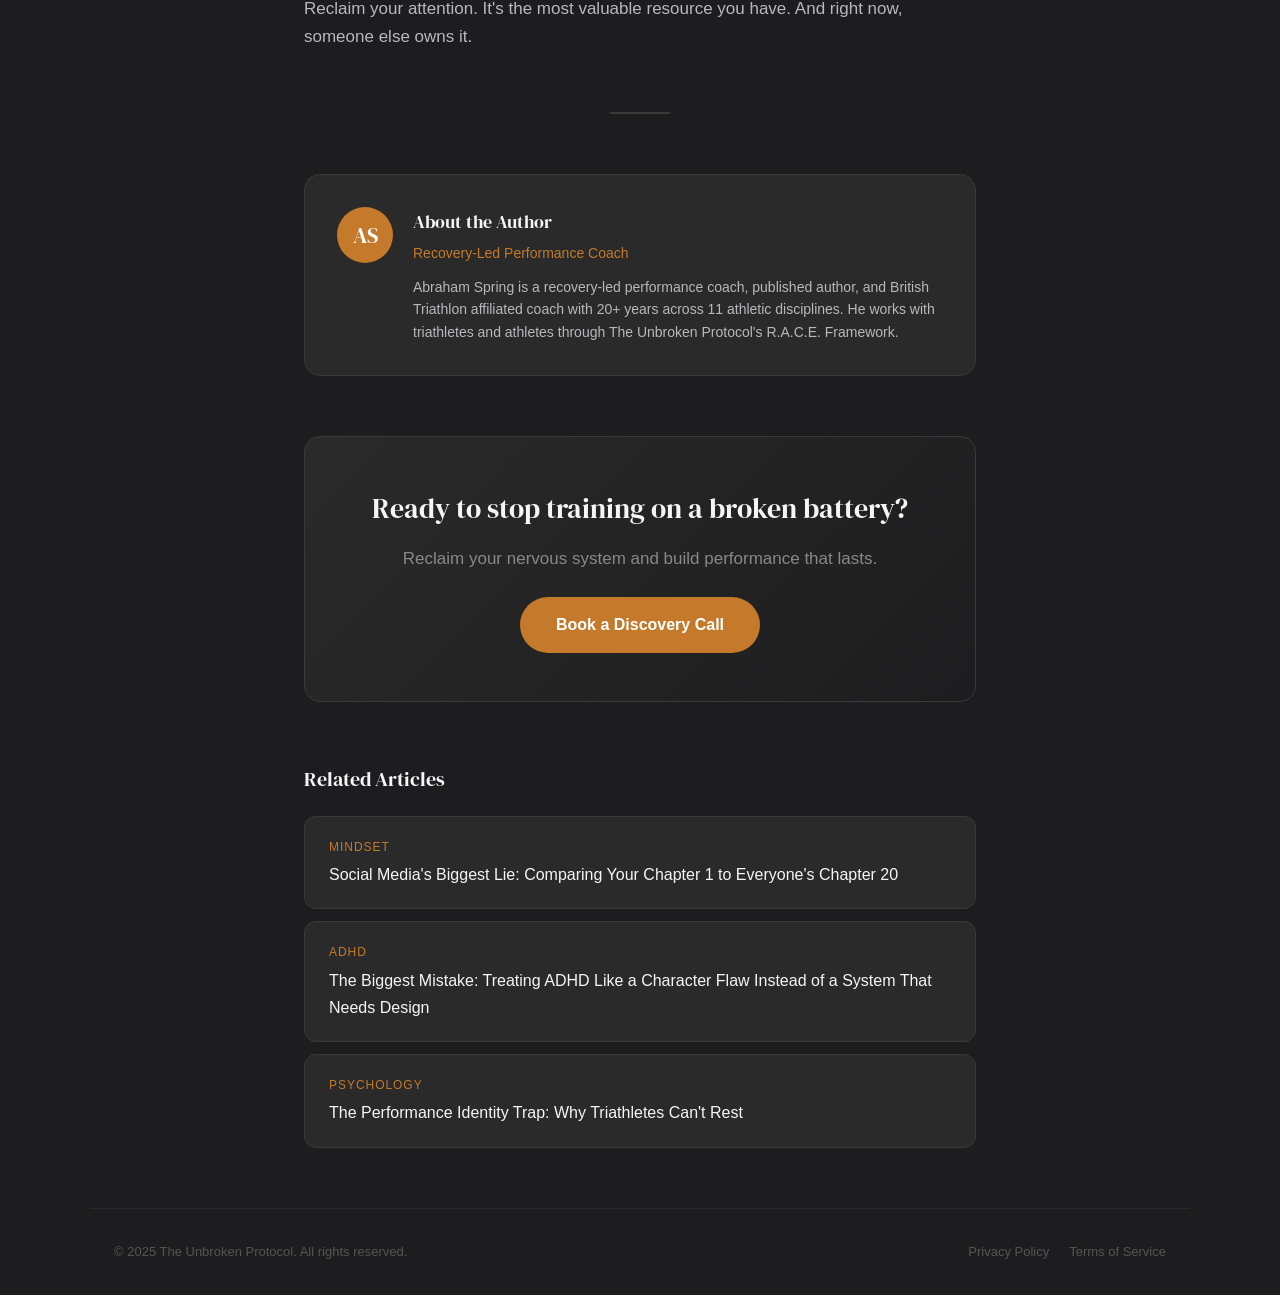
<file: blog/youre-not-lazy.html>
<!DOCTYPE html>
<html lang="en">
<head>
    <meta charset="UTF-8">
    <meta name="viewport" content="width=device-width, initial-scale=1.0">
    <!-- Google Analytics (GA4) -->
    <script async src="https://www.googletagmanager.com/gtag/js?id=G-G8VF61J7PK"></script>
    <script>
      window.dataLayer = window.dataLayer || [];
      function gtag(){dataLayer.push(arguments);}
      gtag('js', new Date());
      gtag('config', 'G-G8VF61J7PK');
    </script>
    <title>You're Not Lazy — Your Brain Was Hijacked | The Unbroken Protocol</title>
    <meta name="description" content="Dopamine dysregulation across modern systems: sugar, gaming, pornography, social media. How to reclaim attention sovereignty and build a life that resists exploitation.">
    <meta name="keywords" content="dopamine regulation, attention hijacking, nervous system, digital wellness, focus">
    <link rel="canonical" href="https://abrahamspring.co.uk/blog/youre-not-lazy">

    <!-- Open Graph -->
    <meta property="og:title" content="You're Not Lazy — Your Brain Was Hijacked">
    <meta property="og:description" content="Dopamine dysregulation across modern systems. How to reclaim attention sovereignty and resist exploitation.">
    <meta property="og:type" content="article">
    <meta property="og:url" content="https://abrahamspring.co.uk/blog/youre-not-lazy">
    <meta property="og:site_name" content="The Unbroken Protocol">

    <!-- Twitter Card -->
    <meta name="twitter:card" content="summary_large_image">
    <meta name="twitter:title" content="You're Not Lazy — Your Brain Was Hijacked">
    <meta name="twitter:description" content="Dopamine dysregulation across modern systems. How to reclaim attention sovereignty.">

    <!-- Favicon -->
    <meta name="theme-color" content="#C47A2A">
    <link rel="icon" href="/favicon.ico" sizes="any">
    <link rel="icon" type="image/png" sizes="32x32" href="/assets/icon-32.png">
    <link rel="apple-touch-icon" href="/assets/icon-192.png">
    <link rel="manifest" href="/manifest.json">

    <!-- Fonts -->
    <link rel="preconnect" href="https://fonts.googleapis.com">
    <link rel="preconnect" href="https://fonts.gstatic.com" crossorigin>
    <link href="https://fonts.googleapis.com/css2?family=DM+Serif+Display:ital@0;1&display=swap" rel="stylesheet">

    <!-- JSON-LD Schema -->
    <script type="application/ld+json">
    {
        "@context": "https://schema.org",
        "@type": "BlogPosting",
        "headline": "You're Not Lazy — Your Brain Was Hijacked",
        "description": "Dopamine dysregulation across modern systems: sugar, gaming, pornography, social media. How to reclaim attention sovereignty.",
        "author": {
            "@type": "Person",
            "name": "Abraham Spring",
            "jobTitle": "Recovery-Led Performance Coach",
            "url": "https://abrahamspring.co.uk"
        },
        "publisher": {
            "@type": "Organization",
            "name": "The Unbroken Protocol"
        },
        "datePublished": "2025-12-19",
        "dateModified": "2025-12-19",
        "mainEntityOfPage": {
            "@type": "WebPage",
            "@id": "https://abrahamspring.co.uk/blog/youre-not-lazy"
        },
        "keywords": ["dopamine regulation", "attention hijacking", "nervous system", "digital wellness", "focus"],
        "wordCount": 2200,
        "timeRequired": "PT9M"
    }
    </script>

    <style>
        *, *::before, *::after { margin: 0; padding: 0; box-sizing: border-box; }

        body {
            background-color: #1D1D1F;
            color: #B8B8BD;
            font-family: -apple-system, BlinkMacSystemFont, 'Segoe UI', Roboto, Oxygen, Ubuntu, Cantarell, 'Open Sans', 'Helvetica Neue', sans-serif;
            line-height: 1.7;
            font-size: 17px;
            -webkit-font-smoothing: antialiased;
        }

        h1, h2, h3, h4 {
            font-family: 'DM Serif Display', Georgia, serif;
            color: #F5F5F7;
            font-weight: 400;
        }

        a { color: #C47A2A; text-decoration: none; transition: opacity 0.2s; }
        a:hover { opacity: 0.85; }

        .nav {
            display: flex;
            justify-content: space-between;
            align-items: center;
            max-width: 1100px;
            margin: 0 auto;
            padding: 24px 24px;
        }
        .nav-back { font-size: 15px; color: #F5F5F7; display: flex; align-items: center; gap: 8px; }
        .nav-back span { color: #C47A2A; }
        .nav-cta {
            background: #C47A2A;
            color: #fff;
            padding: 10px 24px;
            border-radius: 980px;
            font-size: 14px;
            font-weight: 600;
            letter-spacing: 0.02em;
        }

        .article-header {
            max-width: 720px;
            margin: 60px auto 0;
            padding: 0 24px;
        }
        .article-tag {
            display: inline-block;
            color: #C47A2A;
            font-size: 13px;
            font-weight: 600;
            text-transform: uppercase;
            letter-spacing: 0.1em;
            margin-bottom: 16px;
        }
        .article-header h1 {
            font-size: clamp(32px, 5vw, 48px);
            line-height: 1.15;
            margin-bottom: 20px;
        }
        .article-meta {
            font-size: 14px;
            color: #888;
            display: flex;
            gap: 16px;
            align-items: center;
        }
        .article-meta span { display: flex; align-items: center; gap: 6px; }
        .meta-dot { width: 3px; height: 3px; background: #555; border-radius: 50%; }

        .article-body {
            max-width: 720px;
            margin: 48px auto 0;
            padding: 0 24px;
        }
        .article-body h2 {
            font-size: 28px;
            margin: 48px 0 16px;
            line-height: 1.3;
        }
        .article-body h3 {
            font-size: 22px;
            margin: 36px 0 12px;
            line-height: 1.35;
        }
        .article-body p { margin-bottom: 20px; }
        .article-body ul, .article-body ol { margin: 0 0 20px 24px; }
        .article-body li { margin-bottom: 8px; }
        .article-body blockquote {
            border-left: 3px solid #C47A2A;
            padding: 16px 24px;
            margin: 32px 0;
            background: #2a2a2a;
            border-radius: 0 8px 8px 0;
            font-style: italic;
            color: #d0d0d4;
        }
        .article-body strong { color: #F5F5F7; }
        .highlight-box {
            background: #2a2a2a;
            border: 1px solid #3a3a3a;
            border-radius: 12px;
            padding: 28px;
            margin: 32px 0;
        }
        .highlight-box h3 { margin-top: 0; }

        .divider {
            width: 60px;
            height: 2px;
            background: #3a3a3a;
            margin: 60px auto;
        }

        .author-box {
            max-width: 720px;
            margin: 0 auto;
            padding: 0 24px;
        }
        .author-card {
            background: #2a2a2a;
            border: 1px solid #3a3a3a;
            border-radius: 16px;
            padding: 32px;
            display: flex;
            gap: 20px;
            align-items: flex-start;
        }
        .author-avatar {
            width: 56px;
            height: 56px;
            border-radius: 50%;
            background: #C47A2A;
            display: flex;
            align-items: center;
            justify-content: center;
            font-family: 'DM Serif Display', Georgia, serif;
            color: #fff;
            font-size: 22px;
            flex-shrink: 0;
        }
        .author-info h4 { font-size: 18px; margin-bottom: 4px; }
        .author-info .author-title { color: #C47A2A; font-size: 14px; margin-bottom: 10px; }
        .author-info p { font-size: 14px; line-height: 1.6; }

        .cta-section {
            max-width: 720px;
            margin: 60px auto;
            padding: 0 24px;
            text-align: center;
        }
        .cta-card {
            background: linear-gradient(135deg, #2a2a2a 0%, #1D1D1F 100%);
            border: 1px solid #3a3a3a;
            border-radius: 16px;
            padding: 48px 32px;
        }
        .cta-card h2 { font-size: 28px; margin-bottom: 12px; }
        .cta-card p { margin-bottom: 24px; color: #888; }
        .cta-btn {
            display: inline-block;
            background: #C47A2A;
            color: #fff;
            padding: 14px 36px;
            border-radius: 980px;
            font-size: 16px;
            font-weight: 600;
        }

        .related-section {
            max-width: 720px;
            margin: 0 auto 60px;
            padding: 0 24px;
        }
        .related-section h3 {
            font-size: 20px;
            margin-bottom: 20px;
            color: #F5F5F7;
            font-family: 'DM Serif Display', Georgia, serif;
        }
        .related-link {
            display: block;
            background: #2a2a2a;
            border: 1px solid #3a3a3a;
            border-radius: 12px;
            padding: 20px 24px;
            margin-bottom: 12px;
            transition: border-color 0.2s;
        }
        .related-link:hover { border-color: #C47A2A; }
        .related-link .r-tag { font-size: 12px; color: #C47A2A; text-transform: uppercase; letter-spacing: 0.08em; }
        .related-link .r-title { color: #F5F5F7; font-size: 16px; margin-top: 4px; }

        .footer {
            border-top: 1px solid #2a2a2a;
            max-width: 1100px;
            margin: 0 auto;
            padding: 32px 24px;
            display: flex;
            justify-content: space-between;
            align-items: center;
            font-size: 13px;
            color: #555;
            flex-wrap: wrap;
            gap: 12px;
        }
        .footer-links { display: flex; gap: 20px; }
        .footer-links a { color: #555; font-size: 13px; }

        @media (max-width: 600px) {
            .nav-cta { padding: 8px 16px; font-size: 13px; }
            .author-card { flex-direction: column; }
            .footer { flex-direction: column; text-align: center; }
        }
    </style>
</head>
<body>

    <nav class="nav">
        <a href="/" class="nav-back"><span>&larr;</span> The Unbroken Protocol</a>
        <a href="/#apply-form" class="nav-cta">Book a Discovery Call</a>
    </nav>

    <header class="article-header">
        <div class="article-tag">Psychology</div>
        <h1>You're Not Lazy &mdash; Your Brain Was Hijacked</h1>
        <div class="article-meta">
            <span>Abraham Spring</span>
            <div class="meta-dot"></div>
            <span>19 December 2025</span>
            <div class="meta-dot"></div>
            <span>9 min read</span>
        </div>
    </header>

    <article class="article-body">

        <p>You set your alarm for 05:30. You were going to train. You knew exactly what the session was. And then you lay there, scrolling your phone for 40 minutes, and the window closed. Afterwards, you called yourself lazy. Undisciplined. Weak.</p>

        <p>You're none of those things. Your nervous system was hijacked long before your alarm went off. And the hijackers weren't criminals — they were engineers, designers, and product managers who understand dopamine better than most neuroscientists.</p>

        <h2>The Dopamine Economy</h2>

        <p>Dopamine isn't a "pleasure chemical." That's a simplification that has misled an entire generation. Dopamine is a <strong>motivation chemical</strong>. It drives pursuit. It makes you want things. And the modern world has built an economy specifically designed to exploit this system.</p>

        <p>Every major dopamine hijacker works the same way: it delivers reward without pursuit, or it compresses the pursuit-reward cycle so tightly that natural rewards can no longer compete. The result is a nervous system that's been recalibrated to expect constant stimulation — and interprets its absence as something being wrong.</p>

        <h2>The Four Hijackers</h2>

        <h3>Sugar: Fast Dopamine Without Pursuit</h3>

        <p>In the natural world, sweetness meant fruit. Fruit meant seasonal, rare, and requiring effort to find. Your dopamine system evolved to reward the pursuit and consumption of calorically dense food because scarcity was the default condition.</p>

        <p>Now sugar is everywhere. Concentrated, refined, and stripped of every natural barrier that made it scarce. You can get a dopamine hit from sugar without any pursuit whatsoever. Your brain was built for seasonal berries. It's now processing industrialised glucose on a neurochemical system that hasn't updated in 200,000 years.</p>

        <p>The result: your baseline dopamine requirement shifts upward. Normal food stops being rewarding. Normal effort stops feeling worthwhile. Not because you're lazy — because your reward threshold has been artificially inflated.</p>

        <h3>Gaming: Variable Reward Scheduling</h3>

        <p>Gaming uses the same psychological architecture as slot machines: <strong>variable reward scheduling</strong>. You're always almost winning. Always almost reaching the next level. The reward is unpredictable enough to keep dopamine firing and predictable enough to keep you playing.</p>

        <p>The "just one more game" loop is not weakness. It's a precisely engineered neurochemical trap. Teams of psychologists designed it to keep your attention locked. The randomised loot drops, the near-misses, the progress bars that are always 95% full — none of this is accidental. Every element was tested, optimised, and deployed to maximise engagement time.</p>

        <p>When you step away from the screen and real life feels flat, boring, or pointless — that's not depression. That's contrast. Your dopamine baseline has been artificially elevated, and normal life can't compete.</p>

        <h3>Pornography: Speed Over Presence</h3>

        <p>The dopamine system around intimacy evolved for complexity. Approach, negotiation, connection, vulnerability, physical closeness — each step in the process generated neurochemical reward that reinforced pair-bonding and social skill development.</p>

        <p>Online pornography strips all of that away. It delivers the endpoint without the process. Infinite novelty with zero vulnerability. The Coolidge effect — the neurochemical response to novel partners — gets triggered hundreds of times in a single session, something that would have been neurochemically impossible for any human brain throughout evolutionary history.</p>

        <p>The cost isn't moral. It's neurological. When the brain adapts to this level of novelty and speed, real human connection feels slow, complicated, and insufficiently stimulating. Isolation from complexity becomes the default.</p>

        <h3>Social Media: Billions Invested in Attention Hijacking</h3>

        <p>Social media companies have collectively spent billions of pounds engineering systems to capture and hold your attention. The infinite scroll. The pull-to-refresh mechanic. The notification dot. The variable reward of likes, comments, and shares. Every feature is a dopamine hook.</p>

        <p>The feed is not chronological because chronological feeds have an endpoint. Algorithmic feeds are infinite. You can never reach the bottom. There is always one more thing to see. Your brain's novelty-seeking circuitry was built for a world where new information was rare and valuable. Social media exploits this by delivering an endless stream of novel stimuli, each one triggering a micro-dose of dopamine that keeps you engaged.</p>

        <p>You're not scrolling because you're bored. You're scrolling because the system was designed to make stopping feel like deprivation.</p>

        <h2>Why Withdrawal Feels Like Dying</h2>

        <p>When you remove these stimuli — when you try to sit still, train without music, eat without sugar, exist without your phone — it doesn't feel like freedom. It feels like deprivation. Sometimes it feels like panic.</p>

        <p>That's not weakness. That's <strong>neuroadaptation</strong>.</p>

        <p>Your nervous system learned that stimulation equals safety. When the stimulation disappears, your nervous system reads the absence as threat. Stillness triggers the same alarm response that your ancestors experienced when the environment went silent before a predator appeared.</p>

        <blockquote>You didn't become lazy. Your self-regulation capacity was outsourced to systems designed to keep it outsourced.</blockquote>

        <p>You outsourced emotional regulation to food. Outsourced stress relief to scrolling. Outsourced social connection to likes. Outsourced reward to games. And when you try to take those things back, your nervous system fights you — because as far as it's concerned, you're removing its survival tools.</p>

        <h2>Reclaiming Sovereignty</h2>

        <p>This isn't about willpower. Willpower is a finite resource, and these systems were designed to deplete it. This is about <strong>architecture</strong>. Building a life environment that prevents exploitation rather than relying on moment-to-moment resistance.</p>

        <div class="highlight-box">
            <h3>Step 1: Recognise the Hijack</h3>
            <p>Before you can fix anything, you need to see it clearly. Track your screen time. Track your sugar intake. Track the moments when you reach for stimulation. Not with judgement — with data. You're conducting a surveillance operation on your own nervous system.</p>

            <h3>Step 2: Build Environmental Barriers</h3>
            <p>Remove the low-friction access points. Phone charges in another room. No social media apps on your home screen. Sugar out of the house. These aren't restrictions — they're defences. You're creating friction between the impulse and the action, giving your prefrontal cortex time to intervene.</p>

            <h3>Step 3: Replace, Don't Remove</h3>
            <p>Removing a dopamine source without replacing it creates a vacuum that your nervous system will fill with the next available option. Replace sugar with movement. Replace scrolling with reading. Replace gaming with building something. The replacement must provide genuine neurochemical reward — just through a slower, more sustainable pathway.</p>

            <h3>Step 4: Train Stillness</h3>
            <p>Sit with discomfort. Five minutes. No phone. No music. No stimulation. Just you and whatever your nervous system throws at you. This is the hardest training you'll ever do, and it's the foundation of everything else. Because if you can't tolerate stillness, every system in your life will be built around avoiding it.</p>
        </div>

        <h2>This Is Not a Character Problem</h2>

        <p>Let me be direct: if you're struggling with focus, motivation, or consistency, the least likely explanation is that you're defective. The most likely explanation is that <strong>your nervous system has been systematically exploited by systems designed by brilliant people with unlimited resources</strong>, and you've been blaming yourself for losing a fight that was rigged from the start.</p>

        <p>You're not lazy. You were hijacked. And the first step to reclaiming your performance, your attention, and your life isn't working harder. It's seeing the architecture clearly and rebuilding it on your terms.</p>

        <p>Reclaim your attention. It's the most valuable resource you have. And right now, someone else owns it.</p>

    </article>

    <div class="divider"></div>

    <div class="author-box">
        <div class="author-card">
            <div class="author-avatar">AS</div>
            <div class="author-info">
                <h4>About the Author</h4>
                <div class="author-title">Recovery-Led Performance Coach</div>
                <p>Abraham Spring is a recovery-led performance coach, published author, and British Triathlon affiliated coach with 20+ years across 11 athletic disciplines. He works with triathletes and athletes through The Unbroken Protocol's R.A.C.E. Framework.</p>
            </div>
        </div>
    </div>

    <div class="cta-section">
        <div class="cta-card">
            <h2>Ready to stop training on a broken battery?</h2>
            <p>Reclaim your nervous system and build performance that lasts.</p>
            <a href="/#apply-form" class="cta-btn">Book a Discovery Call</a>
        </div>
    </div>

    <div class="related-section">
        <h3>Related Articles</h3>
        <a href="/blog/social-media-biggest-lie" class="related-link">
            <div class="r-tag">Mindset</div>
            <div class="r-title">Social Media's Biggest Lie: Comparing Your Chapter 1 to Everyone's Chapter 20</div>
        </a>
        <a href="/blog/adhd-system-not-flaw" class="related-link">
            <div class="r-tag">ADHD</div>
            <div class="r-title">The Biggest Mistake: Treating ADHD Like a Character Flaw Instead of a System That Needs Design</div>
        </a>
        <a href="/blog/performance-identity-trap" class="related-link">
            <div class="r-tag">Psychology</div>
            <div class="r-title">The Performance Identity Trap: Why Triathletes Can't Rest</div>
        </a>
    </div>

    <footer class="footer">
        <div>&copy; 2025 The Unbroken Protocol. All rights reserved.</div>
        <div class="footer-links">
            <a href="/privacy">Privacy Policy</a>
            <a href="/terms">Terms of Service</a>
        </div>
    </footer>

</body>
</html>
</file>
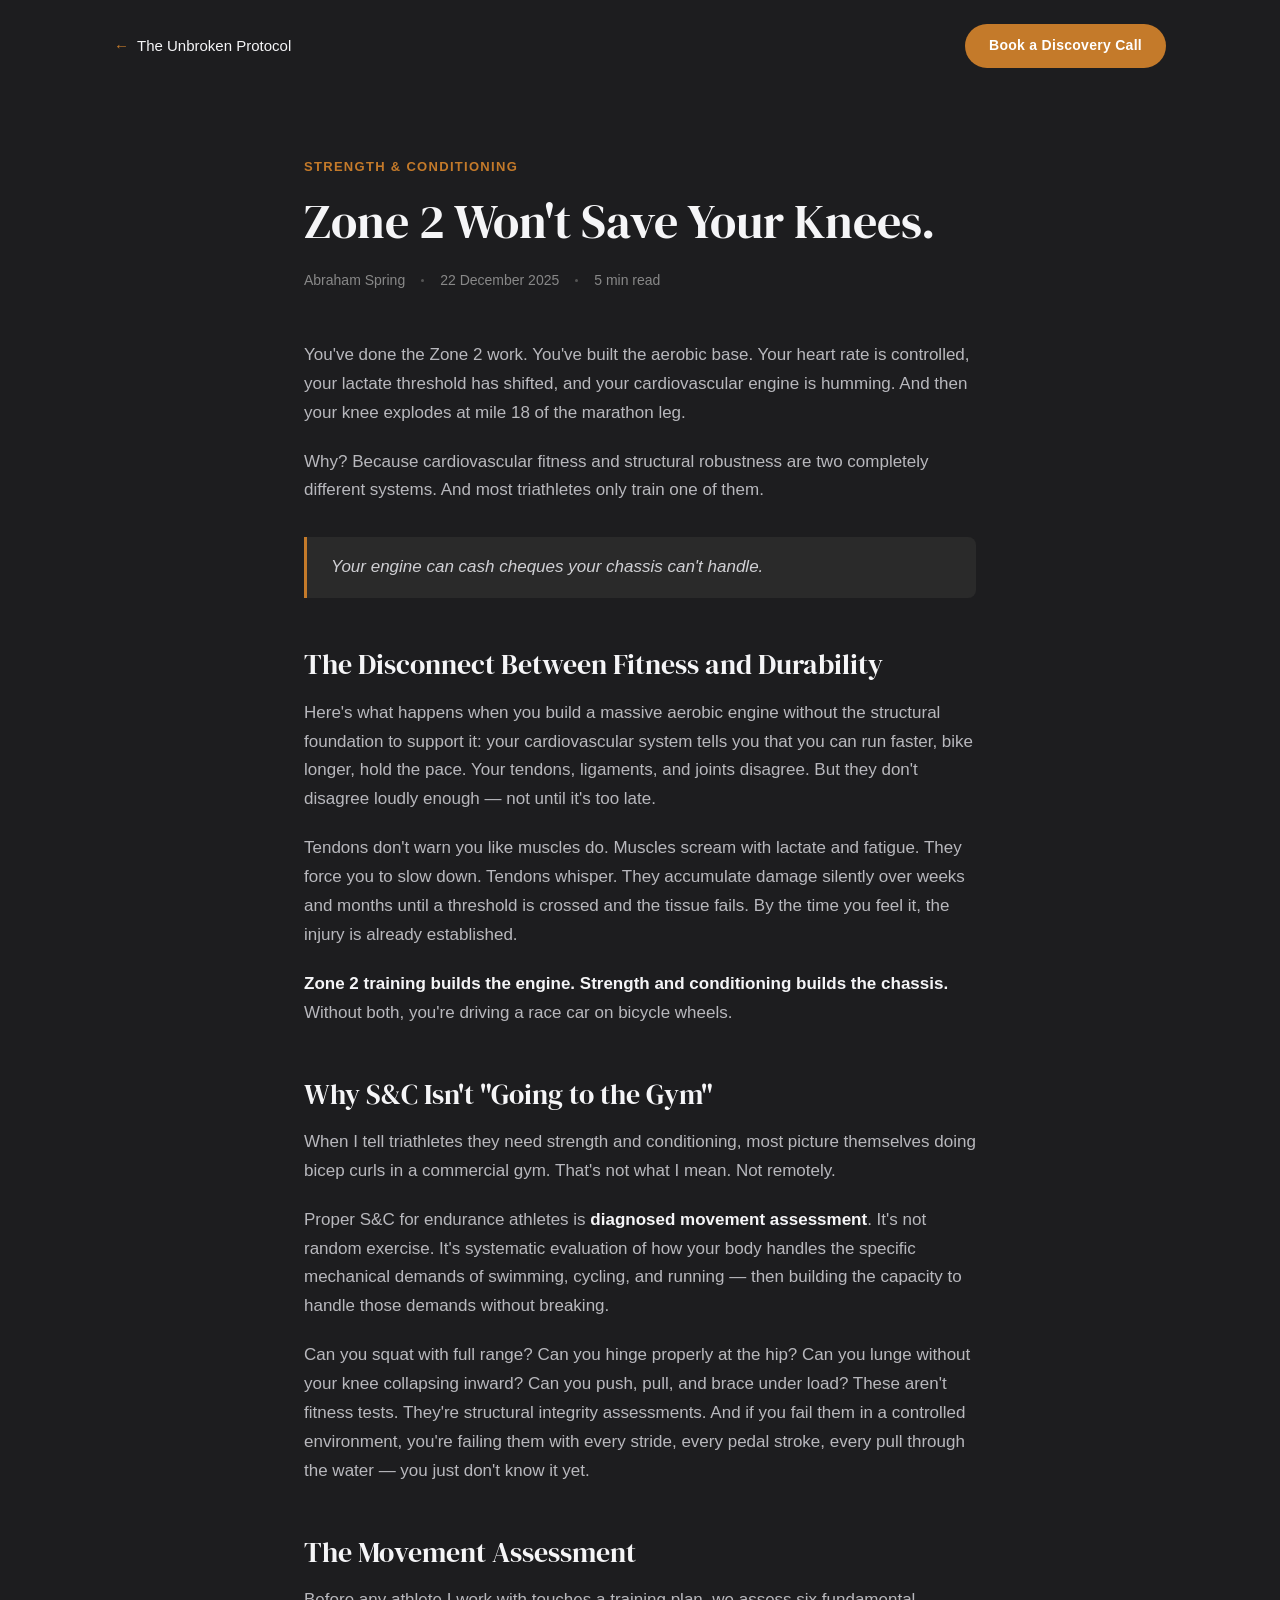
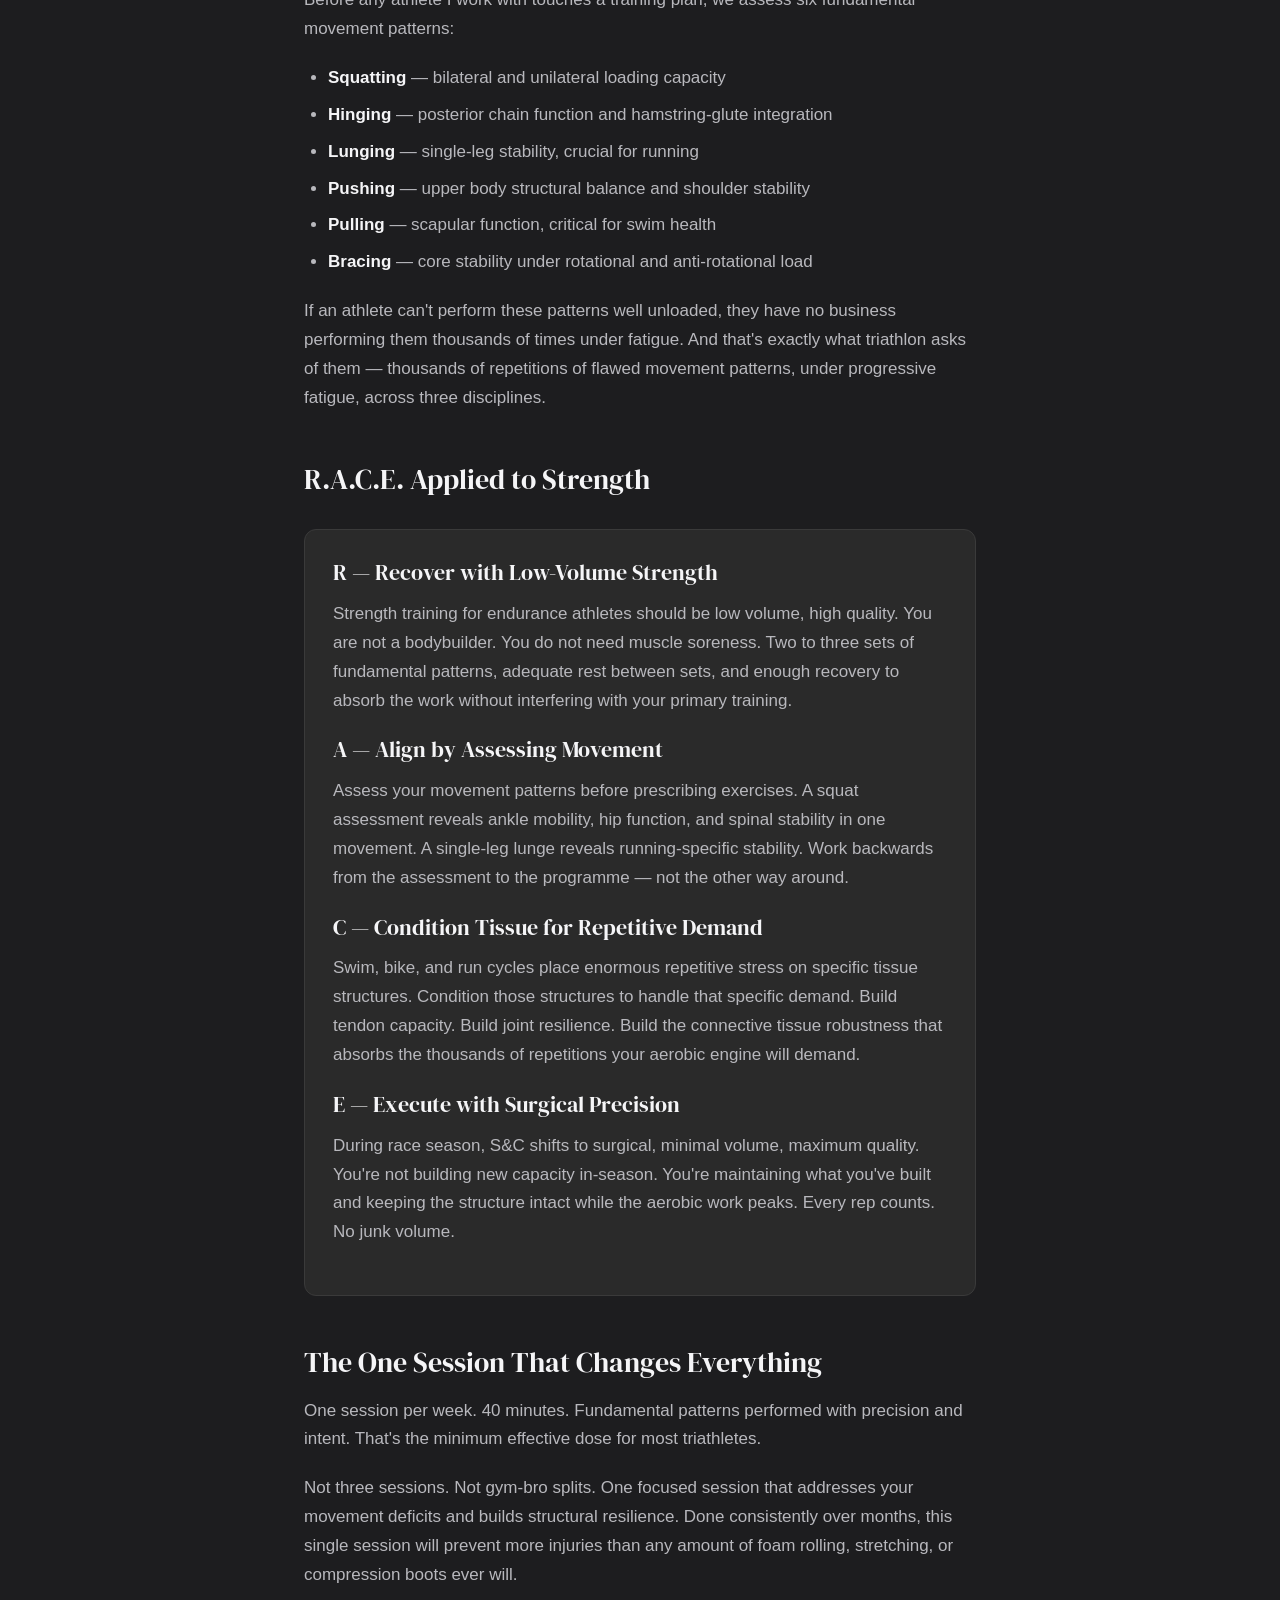
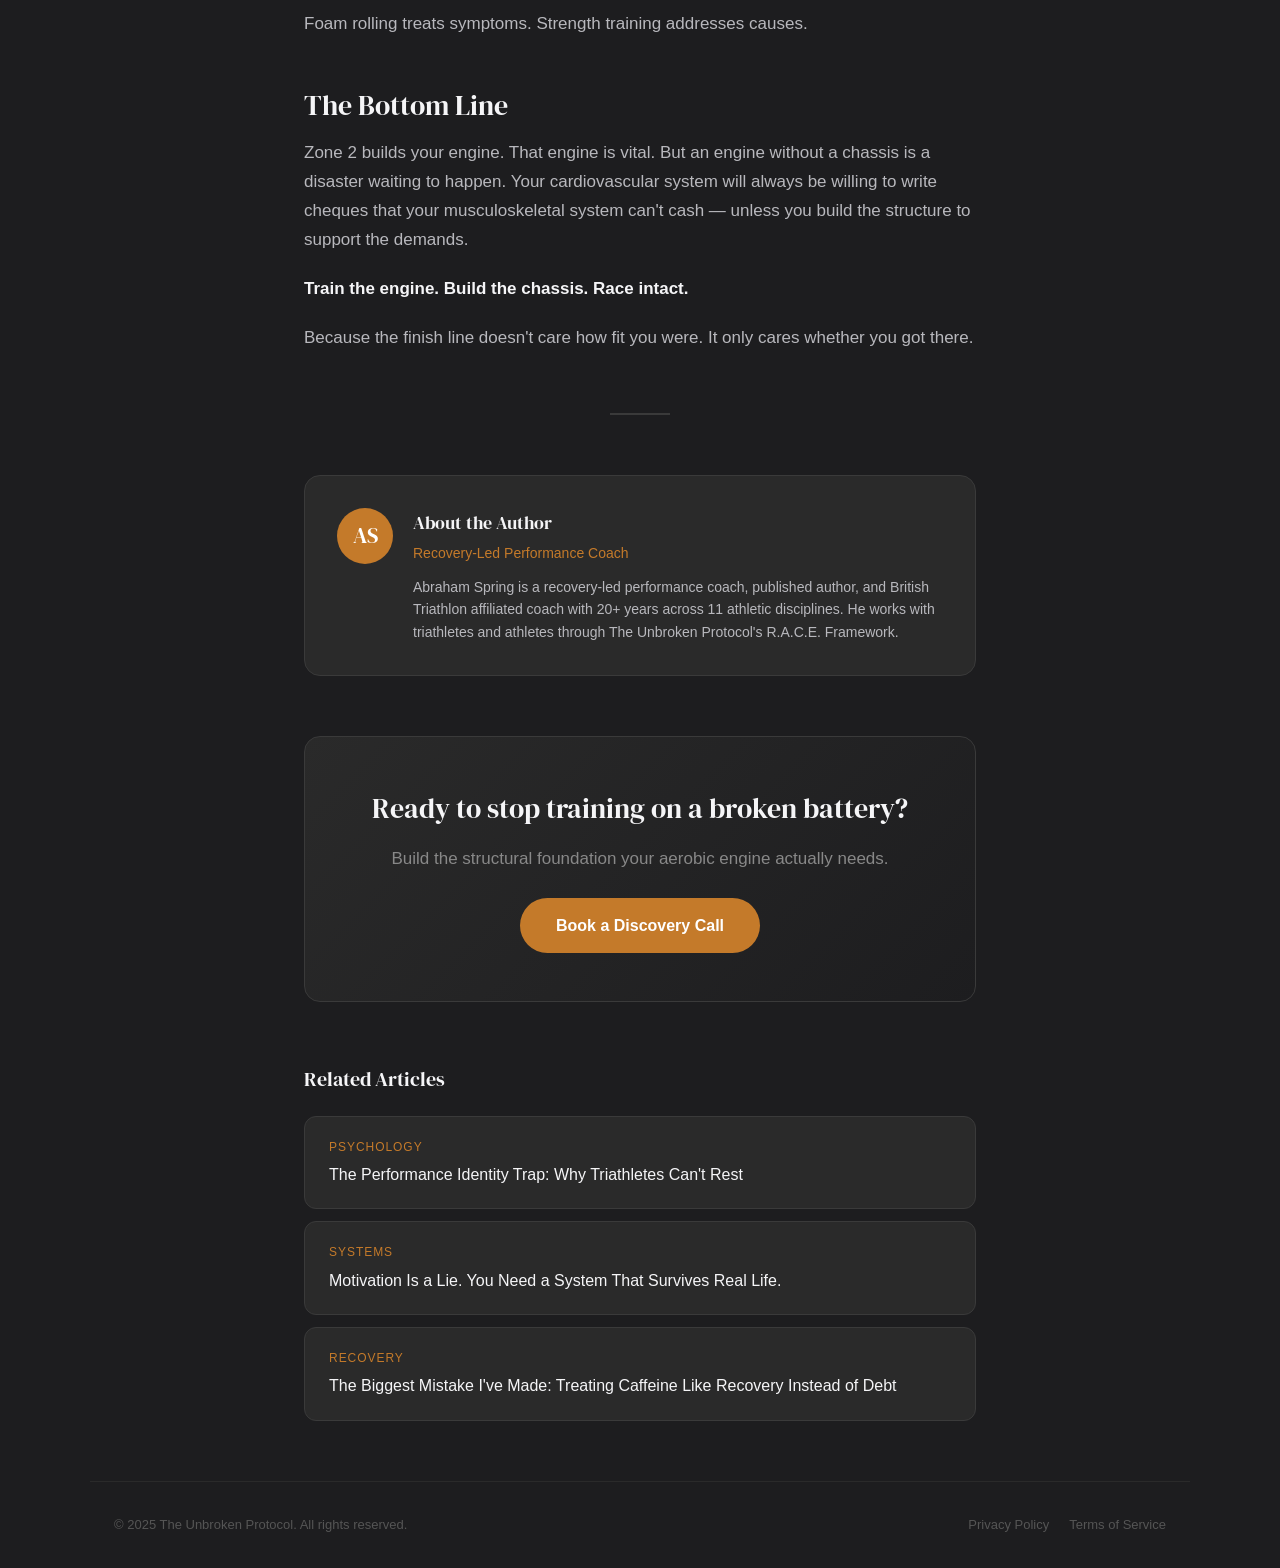
<file: blog/zone-2-wont-save-your-knees.html>
<!DOCTYPE html>
<html lang="en">
<head>
    <meta charset="UTF-8">
    <meta name="viewport" content="width=device-width, initial-scale=1.0">
    <!-- Google Analytics (GA4) -->
    <script async src="https://www.googletagmanager.com/gtag/js?id=G-G8VF61J7PK"></script>
    <script>
      window.dataLayer = window.dataLayer || [];
      function gtag(){dataLayer.push(arguments);}
      gtag('js', new Date());
      gtag('config', 'G-G8VF61J7PK');
    </script>
    <title>Zone 2 Won't Save Your Knees | The Unbroken Protocol</title>
    <meta name="description" content="Why aerobically fit triathletes still get injured. Building cardiovascular capacity is different from building structural robustness. Your engine can cash cheques your chassis can't handle.">
    <meta name="keywords" content="triathlon strength training, injury prevention, zone 2 training, strength and conditioning">
    <link rel="canonical" href="https://abrahamspring.co.uk/blog/zone-2-wont-save-your-knees">

    <!-- Open Graph -->
    <meta property="og:title" content="Zone 2 Won't Save Your Knees.">
    <meta property="og:description" content="Why aerobically fit triathletes still get injured. Your engine can cash cheques your chassis can't handle.">
    <meta property="og:type" content="article">
    <meta property="og:url" content="https://abrahamspring.co.uk/blog/zone-2-wont-save-your-knees">
    <meta property="og:site_name" content="The Unbroken Protocol">

    <!-- Twitter Card -->
    <meta name="twitter:card" content="summary_large_image">
    <meta name="twitter:title" content="Zone 2 Won't Save Your Knees.">
    <meta name="twitter:description" content="Why aerobically fit triathletes still get injured. Your engine can cash cheques your chassis can't handle.">

    <!-- Favicon -->
    <meta name="theme-color" content="#C47A2A">
    <link rel="icon" href="/favicon.ico" sizes="any">
    <link rel="icon" type="image/png" sizes="32x32" href="/assets/icon-32.png">
    <link rel="apple-touch-icon" href="/assets/icon-192.png">
    <link rel="manifest" href="/manifest.json">

    <!-- Fonts -->
    <link rel="preconnect" href="https://fonts.googleapis.com">
    <link rel="preconnect" href="https://fonts.gstatic.com" crossorigin>
    <link href="https://fonts.googleapis.com/css2?family=DM+Serif+Display:ital@0;1&display=swap" rel="stylesheet">

    <!-- JSON-LD Schema -->
    <script type="application/ld+json">
    {
        "@context": "https://schema.org",
        "@type": "BlogPosting",
        "headline": "Zone 2 Won't Save Your Knees.",
        "description": "Why aerobically fit triathletes still get injured. Building cardiovascular capacity is different from building structural robustness.",
        "author": {
            "@type": "Person",
            "name": "Abraham Spring",
            "jobTitle": "Recovery-Led Performance Coach",
            "url": "https://abrahamspring.co.uk"
        },
        "publisher": {
            "@type": "Organization",
            "name": "The Unbroken Protocol"
        },
        "datePublished": "2025-12-22",
        "dateModified": "2025-12-22",
        "mainEntityOfPage": {
            "@type": "WebPage",
            "@id": "https://abrahamspring.co.uk/blog/zone-2-wont-save-your-knees"
        },
        "keywords": ["triathlon strength training", "injury prevention", "zone 2 training", "strength and conditioning"],
        "wordCount": 1300,
        "timeRequired": "PT5M"
    }
    </script>

    <style>
        *, *::before, *::after { margin: 0; padding: 0; box-sizing: border-box; }

        body {
            background-color: #1D1D1F;
            color: #B8B8BD;
            font-family: -apple-system, BlinkMacSystemFont, 'Segoe UI', Roboto, Oxygen, Ubuntu, Cantarell, 'Open Sans', 'Helvetica Neue', sans-serif;
            line-height: 1.7;
            font-size: 17px;
            -webkit-font-smoothing: antialiased;
        }

        h1, h2, h3, h4 {
            font-family: 'DM Serif Display', Georgia, serif;
            color: #F5F5F7;
            font-weight: 400;
        }

        a { color: #C47A2A; text-decoration: none; transition: opacity 0.2s; }
        a:hover { opacity: 0.85; }

        .nav {
            display: flex;
            justify-content: space-between;
            align-items: center;
            max-width: 1100px;
            margin: 0 auto;
            padding: 24px 24px;
        }
        .nav-back { font-size: 15px; color: #F5F5F7; display: flex; align-items: center; gap: 8px; }
        .nav-back span { color: #C47A2A; }
        .nav-cta {
            background: #C47A2A;
            color: #fff;
            padding: 10px 24px;
            border-radius: 980px;
            font-size: 14px;
            font-weight: 600;
            letter-spacing: 0.02em;
        }

        .article-header {
            max-width: 720px;
            margin: 60px auto 0;
            padding: 0 24px;
        }
        .article-tag {
            display: inline-block;
            color: #C47A2A;
            font-size: 13px;
            font-weight: 600;
            text-transform: uppercase;
            letter-spacing: 0.1em;
            margin-bottom: 16px;
        }
        .article-header h1 {
            font-size: clamp(32px, 5vw, 48px);
            line-height: 1.15;
            margin-bottom: 20px;
        }
        .article-meta {
            font-size: 14px;
            color: #888;
            display: flex;
            gap: 16px;
            align-items: center;
        }
        .article-meta span { display: flex; align-items: center; gap: 6px; }
        .meta-dot { width: 3px; height: 3px; background: #555; border-radius: 50%; }

        .article-body {
            max-width: 720px;
            margin: 48px auto 0;
            padding: 0 24px;
        }
        .article-body h2 {
            font-size: 28px;
            margin: 48px 0 16px;
            line-height: 1.3;
        }
        .article-body h3 {
            font-size: 22px;
            margin: 36px 0 12px;
            line-height: 1.35;
        }
        .article-body p { margin-bottom: 20px; }
        .article-body ul, .article-body ol { margin: 0 0 20px 24px; }
        .article-body li { margin-bottom: 8px; }
        .article-body blockquote {
            border-left: 3px solid #C47A2A;
            padding: 16px 24px;
            margin: 32px 0;
            background: #2a2a2a;
            border-radius: 0 8px 8px 0;
            font-style: italic;
            color: #d0d0d4;
        }
        .article-body strong { color: #F5F5F7; }
        .highlight-box {
            background: #2a2a2a;
            border: 1px solid #3a3a3a;
            border-radius: 12px;
            padding: 28px;
            margin: 32px 0;
        }
        .highlight-box h3 { margin-top: 0; }

        .divider {
            width: 60px;
            height: 2px;
            background: #3a3a3a;
            margin: 60px auto;
        }

        .author-box {
            max-width: 720px;
            margin: 0 auto;
            padding: 0 24px;
        }
        .author-card {
            background: #2a2a2a;
            border: 1px solid #3a3a3a;
            border-radius: 16px;
            padding: 32px;
            display: flex;
            gap: 20px;
            align-items: flex-start;
        }
        .author-avatar {
            width: 56px;
            height: 56px;
            border-radius: 50%;
            background: #C47A2A;
            display: flex;
            align-items: center;
            justify-content: center;
            font-family: 'DM Serif Display', Georgia, serif;
            color: #fff;
            font-size: 22px;
            flex-shrink: 0;
        }
        .author-info h4 { font-size: 18px; margin-bottom: 4px; }
        .author-info .author-title { color: #C47A2A; font-size: 14px; margin-bottom: 10px; }
        .author-info p { font-size: 14px; line-height: 1.6; }

        .cta-section {
            max-width: 720px;
            margin: 60px auto;
            padding: 0 24px;
            text-align: center;
        }
        .cta-card {
            background: linear-gradient(135deg, #2a2a2a 0%, #1D1D1F 100%);
            border: 1px solid #3a3a3a;
            border-radius: 16px;
            padding: 48px 32px;
        }
        .cta-card h2 { font-size: 28px; margin-bottom: 12px; }
        .cta-card p { margin-bottom: 24px; color: #888; }
        .cta-btn {
            display: inline-block;
            background: #C47A2A;
            color: #fff;
            padding: 14px 36px;
            border-radius: 980px;
            font-size: 16px;
            font-weight: 600;
        }

        .related-section {
            max-width: 720px;
            margin: 0 auto 60px;
            padding: 0 24px;
        }
        .related-section h3 {
            font-size: 20px;
            margin-bottom: 20px;
            color: #F5F5F7;
            font-family: 'DM Serif Display', Georgia, serif;
        }
        .related-link {
            display: block;
            background: #2a2a2a;
            border: 1px solid #3a3a3a;
            border-radius: 12px;
            padding: 20px 24px;
            margin-bottom: 12px;
            transition: border-color 0.2s;
        }
        .related-link:hover { border-color: #C47A2A; }
        .related-link .r-tag { font-size: 12px; color: #C47A2A; text-transform: uppercase; letter-spacing: 0.08em; }
        .related-link .r-title { color: #F5F5F7; font-size: 16px; margin-top: 4px; }

        .footer {
            border-top: 1px solid #2a2a2a;
            max-width: 1100px;
            margin: 0 auto;
            padding: 32px 24px;
            display: flex;
            justify-content: space-between;
            align-items: center;
            font-size: 13px;
            color: #555;
            flex-wrap: wrap;
            gap: 12px;
        }
        .footer-links { display: flex; gap: 20px; }
        .footer-links a { color: #555; font-size: 13px; }

        @media (max-width: 600px) {
            .nav-cta { padding: 8px 16px; font-size: 13px; }
            .author-card { flex-direction: column; }
            .footer { flex-direction: column; text-align: center; }
        }
    </style>
</head>
<body>

    <nav class="nav">
        <a href="/" class="nav-back"><span>&larr;</span> The Unbroken Protocol</a>
        <a href="/#apply-form" class="nav-cta">Book a Discovery Call</a>
    </nav>

    <header class="article-header">
        <div class="article-tag">Strength &amp; Conditioning</div>
        <h1>Zone 2 Won't Save Your Knees.</h1>
        <div class="article-meta">
            <span>Abraham Spring</span>
            <div class="meta-dot"></div>
            <span>22 December 2025</span>
            <div class="meta-dot"></div>
            <span>5 min read</span>
        </div>
    </header>

    <article class="article-body">

        <p>You've done the Zone 2 work. You've built the aerobic base. Your heart rate is controlled, your lactate threshold has shifted, and your cardiovascular engine is humming. And then your knee explodes at mile 18 of the marathon leg.</p>

        <p>Why? Because cardiovascular fitness and structural robustness are two completely different systems. And most triathletes only train one of them.</p>

        <blockquote>Your engine can cash cheques your chassis can't handle.</blockquote>

        <h2>The Disconnect Between Fitness and Durability</h2>

        <p>Here's what happens when you build a massive aerobic engine without the structural foundation to support it: your cardiovascular system tells you that you can run faster, bike longer, hold the pace. Your tendons, ligaments, and joints disagree. But they don't disagree loudly enough — not until it's too late.</p>

        <p>Tendons don't warn you like muscles do. Muscles scream with lactate and fatigue. They force you to slow down. Tendons whisper. They accumulate damage silently over weeks and months until a threshold is crossed and the tissue fails. By the time you feel it, the injury is already established.</p>

        <p><strong>Zone 2 training builds the engine. Strength and conditioning builds the chassis.</strong> Without both, you're driving a race car on bicycle wheels.</p>

        <h2>Why S&C Isn't "Going to the Gym"</h2>

        <p>When I tell triathletes they need strength and conditioning, most picture themselves doing bicep curls in a commercial gym. That's not what I mean. Not remotely.</p>

        <p>Proper S&C for endurance athletes is <strong>diagnosed movement assessment</strong>. It's not random exercise. It's systematic evaluation of how your body handles the specific mechanical demands of swimming, cycling, and running — then building the capacity to handle those demands without breaking.</p>

        <p>Can you squat with full range? Can you hinge properly at the hip? Can you lunge without your knee collapsing inward? Can you push, pull, and brace under load? These aren't fitness tests. They're structural integrity assessments. And if you fail them in a controlled environment, you're failing them with every stride, every pedal stroke, every pull through the water — you just don't know it yet.</p>

        <h2>The Movement Assessment</h2>

        <p>Before any athlete I work with touches a training plan, we assess six fundamental movement patterns:</p>

        <ul>
            <li><strong>Squatting</strong> — bilateral and unilateral loading capacity</li>
            <li><strong>Hinging</strong> — posterior chain function and hamstring-glute integration</li>
            <li><strong>Lunging</strong> — single-leg stability, crucial for running</li>
            <li><strong>Pushing</strong> — upper body structural balance and shoulder stability</li>
            <li><strong>Pulling</strong> — scapular function, critical for swim health</li>
            <li><strong>Bracing</strong> — core stability under rotational and anti-rotational load</li>
        </ul>

        <p>If an athlete can't perform these patterns well unloaded, they have no business performing them thousands of times under fatigue. And that's exactly what triathlon asks of them — thousands of repetitions of flawed movement patterns, under progressive fatigue, across three disciplines.</p>

        <h2>R.A.C.E. Applied to Strength</h2>

        <div class="highlight-box">
            <h3>R — Recover with Low-Volume Strength</h3>
            <p>Strength training for endurance athletes should be low volume, high quality. You are not a bodybuilder. You do not need muscle soreness. Two to three sets of fundamental patterns, adequate rest between sets, and enough recovery to absorb the work without interfering with your primary training.</p>

            <h3>A — Align by Assessing Movement</h3>
            <p>Assess your movement patterns before prescribing exercises. A squat assessment reveals ankle mobility, hip function, and spinal stability in one movement. A single-leg lunge reveals running-specific stability. Work backwards from the assessment to the programme — not the other way around.</p>

            <h3>C — Condition Tissue for Repetitive Demand</h3>
            <p>Swim, bike, and run cycles place enormous repetitive stress on specific tissue structures. Condition those structures to handle that specific demand. Build tendon capacity. Build joint resilience. Build the connective tissue robustness that absorbs the thousands of repetitions your aerobic engine will demand.</p>

            <h3>E — Execute with Surgical Precision</h3>
            <p>During race season, S&C shifts to surgical, minimal volume, maximum quality. You're not building new capacity in-season. You're maintaining what you've built and keeping the structure intact while the aerobic work peaks. Every rep counts. No junk volume.</p>
        </div>

        <h2>The One Session That Changes Everything</h2>

        <p>One session per week. 40 minutes. Fundamental patterns performed with precision and intent. That's the minimum effective dose for most triathletes.</p>

        <p>Not three sessions. Not gym-bro splits. One focused session that addresses your movement deficits and builds structural resilience. Done consistently over months, this single session will prevent more injuries than any amount of foam rolling, stretching, or compression boots ever will.</p>

        <p>Foam rolling treats symptoms. Strength training addresses causes.</p>

        <h2>The Bottom Line</h2>

        <p>Zone 2 builds your engine. That engine is vital. But an engine without a chassis is a disaster waiting to happen. Your cardiovascular system will always be willing to write cheques that your musculoskeletal system can't cash — unless you build the structure to support the demands.</p>

        <p><strong>Train the engine. Build the chassis. Race intact.</strong></p>

        <p>Because the finish line doesn't care how fit you were. It only cares whether you got there.</p>

    </article>

    <div class="divider"></div>

    <div class="author-box">
        <div class="author-card">
            <div class="author-avatar">AS</div>
            <div class="author-info">
                <h4>About the Author</h4>
                <div class="author-title">Recovery-Led Performance Coach</div>
                <p>Abraham Spring is a recovery-led performance coach, published author, and British Triathlon affiliated coach with 20+ years across 11 athletic disciplines. He works with triathletes and athletes through The Unbroken Protocol's R.A.C.E. Framework.</p>
            </div>
        </div>
    </div>

    <div class="cta-section">
        <div class="cta-card">
            <h2>Ready to stop training on a broken battery?</h2>
            <p>Build the structural foundation your aerobic engine actually needs.</p>
            <a href="/#apply-form" class="cta-btn">Book a Discovery Call</a>
        </div>
    </div>

    <div class="related-section">
        <h3>Related Articles</h3>
        <a href="/blog/performance-identity-trap" class="related-link">
            <div class="r-tag">Psychology</div>
            <div class="r-title">The Performance Identity Trap: Why Triathletes Can't Rest</div>
        </a>
        <a href="/blog/motivation-is-a-lie" class="related-link">
            <div class="r-tag">Systems</div>
            <div class="r-title">Motivation Is a Lie. You Need a System That Survives Real Life.</div>
        </a>
        <a href="/blog/caffeine-recovery-debt" class="related-link">
            <div class="r-tag">Recovery</div>
            <div class="r-title">The Biggest Mistake I've Made: Treating Caffeine Like Recovery Instead of Debt</div>
        </a>
    </div>

    <footer class="footer">
        <div>&copy; 2025 The Unbroken Protocol. All rights reserved.</div>
        <div class="footer-links">
            <a href="/privacy">Privacy Policy</a>
            <a href="/terms">Terms of Service</a>
        </div>
    </footer>

</body>
</html>
</file>
